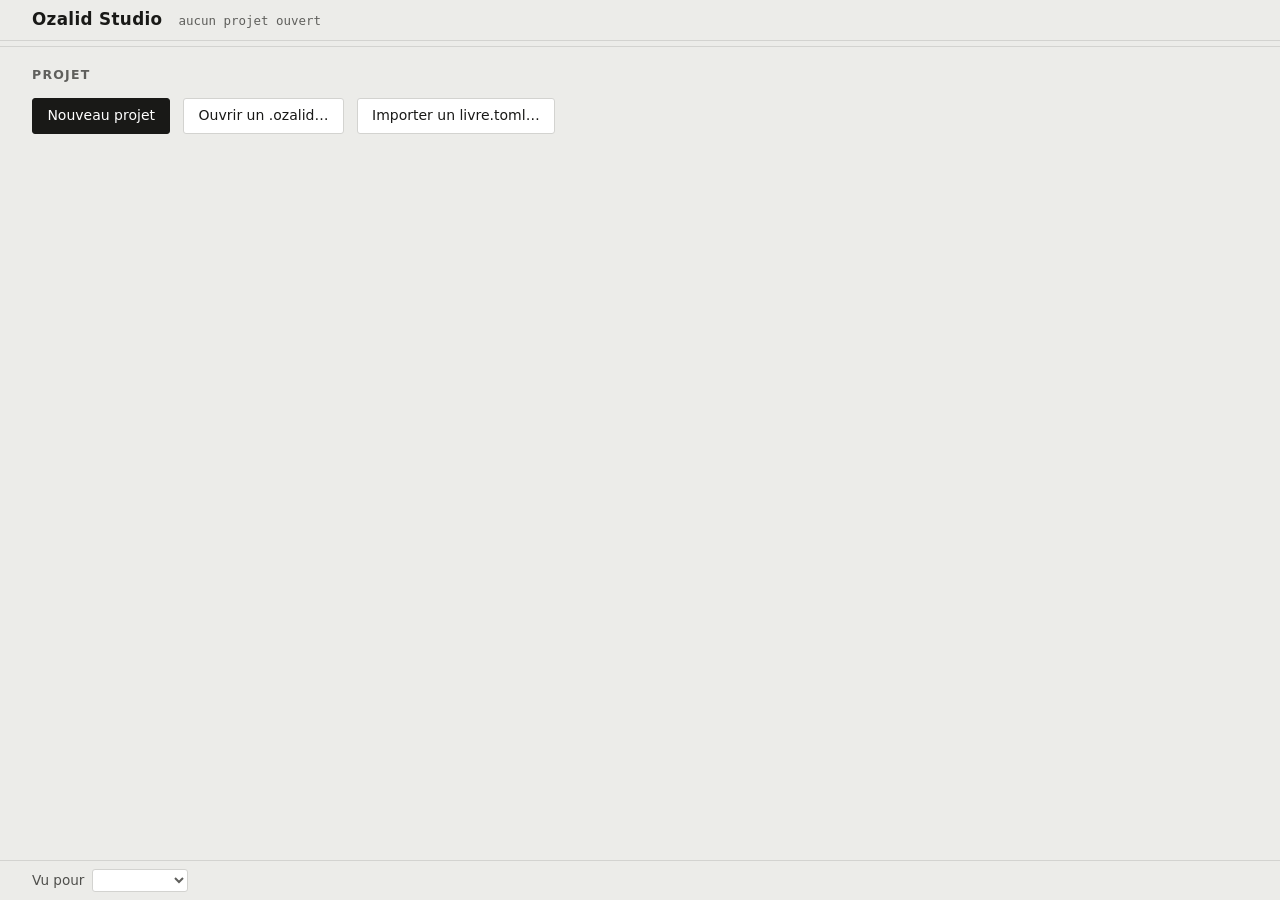
<file: src/index.html>
<!DOCTYPE html>
<html lang="fr">
<head>
<meta charset="utf-8">
<title>Ozalid Studio</title>
<link rel="stylesheet" href="styles.css">
</head>
<body>

<!-- L'identité tient sur une ligne : le titre, le chemin qui prend la place restante et
     se tronque au besoin, puis les deux états, calés à droite. Empilés, ils coûtaient
     110 px de hauteur à toutes les étapes pour dire trois choses courtes — et c'est la
     Couverture qui les payait, en aperçu. -->
<header id="entete">
  <h1 id="titreLivre">Ozalid Studio</h1>
  <p class="chemin" id="cheminProjet">aucun projet ouvert</p>
  <p class="etat" id="etatEnregistrement"></p>
  <!-- Le refus d'une saisie laisse le focus dans le champ refusé : sans `aria-live`,
       l'erreur s'écrirait à l'autre bout de l'écran sans que rien ne l'annonce. -->
  <p class="etat" id="alerte" aria-live="polite"></p>
  <!-- La seule mention de l'entête qui ne parle pas du livre : la fenêtre elle-même.
       Une mise en page se juge à une taille, et « c'est coupé chez moi » sans le
       chiffre ne se reproduit pas. Elle est ici et non au pied parce que l'entête a
       déjà un membre élastique — le chemin — qui absorbe ce qu'elle prend ; la légende
       du pied, elle, tient sur une ligne à 900 px et n'a pas de place à donner. -->
  <p class="etat" id="fenetreTaille" title="Zone d'affichage, hors barre de titre"></p>
</header>

<!-- Les onglets sont construits par app.js depuis la table ETAPES. La nav est écrite
     indifférente à sa disposition : passer au rail vertical demanderait un autre
     --coquille et un --onglets-flux: row, pas un autre balisage — et les flèches
     verticales dans `toucheEtapes`, avec l'aria-orientation qui va avec.

     Le pattern `tablist` est tenu en entier, et la moitié qui manquait est venue du
     JS : `aria-controls` sur chaque onglet et `aria-labelledby` sur chaque section
     sortent de la table, seule à savoir quelle section va avec quelle clé. Aucune des
     sections ci-dessous ne porte donc son `aria-labelledby` en dur : le chercher ici
     serait le chercher au mauvais endroit. -->
<nav id="etapes" role="tablist" aria-label="Étapes du livre"></nav>

<main id="contenu">

  <section id="accueil">
    <div class="bloc">
      <h2>Projet</h2>
      <div class="ligne">
        <button id="btNouveau" class="primaire" type="button">Nouveau projet</button>
        <button id="btOuvrir" type="button">Ouvrir un .ozalid…</button>
        <button id="btImporter" type="button">Importer un livre.toml…</button>
      </div>
      <div id="recents" class="recents"></div>
      <!-- Version portable sur un support qui n'accepte pas l'écriture. À l'accueil et
           non à une étape : l'avertissement vaut pour tout ce qui suit, et c'est l'écran
           où l'on arrive. Vide ici comme `repliPolices` et `echantillonAbsent` : le
           texte est posé par `afficherEmplacement`. -->
      <p id="reglagesLectureSeule" class="note alerte" hidden></p>
    </div>
  </section>

  <section id="etapeLivre" class="etape" role="tabpanel" hidden>
    <!-- Deux groupes, et la frontière est celle du geste : ce qui identifie le livre au
         catalogue, et les textes qu'on en compose. Le premier tient les huit clés
         littérales — un %TITRE% tapé dans le Titre ressort tel quel —, que les textes du
         second citent. C'est la même frontière que celle du livre et de la maquette : le
         livre dit ce qui est écrit, la maquette où ça se voit.

         Le Prix est la seule exception, et elle est assumée : il n'est pas un jeton et
         passe par la substitution, donc techniquement un texte dérivé. Il est ici parce
         qu'on le remplit dans le même mouvement que l'ISBN et le dépôt légal, et qu'un
         champ de catalogue rangé loin des deux autres ne se retrouve pas. -->
    <div class="bloc">
      <h2>Livre</h2>
      <label><span>Titre</span><input type="text" id="inTitre"></label>
      <label><span>Auteur</span><input type="text" id="inAuteur"></label>
      <label><span>Genre</span><input type="text" id="inGenre"></label>
      <label><span>Éditeur</span><input type="text" id="inEditeur"></label>
      <label><span>Collection</span><input type="text" id="inCollection"></label>
      <label><span>Monogramme</span><input type="text" id="inMonogramme"></label>
      <label><span>ISBN</span>
        <input type="text" id="inIsbn"
               placeholder="vide : pas de code-barres en 4ème"></label>
      <label><span>Dépôt légal</span>
        <input type="text" id="inDepotLegal"
               placeholder="vide : pas de dépôt légal"></label>
      <label><span>Prix</span>
        <input type="text" id="inPrix" placeholder="vide : pas de prix"></label>
    </div>

    <div class="bloc">
      <h2>Textes dérivés</h2>
      <!-- Vide à dessein : la liste des jetons vient de `jetons_liste`. La recopier ici
           la ferait mentir au premier jeton ajouté — la table a grossi deux fois. -->
      <p class="note" id="aideJetons"></p>
      <label><span>Titre de la page de titre</span>
        <textarea id="inTitrePage" rows="2" placeholder="%TITRE%"></textarea></label>
      <label><span>Copyright</span><textarea id="inCopyright" rows="3"></textarea></label>
      <!-- Multi-ligne, et la sortie le respecte : chaque ligne saisie devient un bloc au
           pied de la 4ème. Un `input` obligeait à écrire d'un trait une mention légale
           qui s'imprime sur deux ou trois lignes. -->
      <label><span>Mention</span>
        <textarea id="inMention" rows="2" placeholder="vide : pas de mention"></textarea></label>
      <label><span>Dédicace</span>
        <textarea id="inDedicace" rows="2"
                  placeholder="vide : pas de page de dédicace"></textarea></label>
      <!-- Ni clé ni dérivé : un contrôle d'intégrité du manuscrit. Son étiquette le dit,
           et lui faire un troisième bloc pour lui seul coûterait plus que ce voisinage. -->
      <label><span>Chapitres attendus</span>
        <input type="number" id="inChapitres" min="1" placeholder="facultatif — contrôle d'intégrité"></label>
    </div>

    <div class="bloc">
      <h2>Manuscrit</h2>
      <p class="note" id="etatManuscrit"></p>
      <p class="chemin" id="sourceManuscrit"></p>
      <div class="ligne">
        <button id="btReimporter" type="button" disabled>Réimporter le manuscrit</button>
        <button id="btChoisirManuscrit" type="button">Choisir un autre manuscrit…</button>
      </div>
    </div>

    <!-- L'épreuve suit le manuscrit dont elle sort, et la police ferme la marche parce
         qu'elle regarde vers le livre fini. Ce n'est pas l'ordre de l'étape d'où ils
         viennent : là-bas, composer passait avant relire. -->
    <div class="bloc">
      <h2>Épreuve</h2>
      <p class="note">Le manuscrit sur A4, fer à gauche, avec les numéros de ligne et une
        marge pour annoter. Ce n'est pas le livre : c'est de quoi le relire. Les numéros de
        ligne ne valent que pour ce tirage-là.</p>
      <label><span>Corps</span>
        <input type="number" id="inEpreuveCorps" min="8" max="18" step="0.5" value="12"></label>
      <div class="ligne">
        <button id="btEpreuve" class="primaire" type="button">Tirer une épreuve</button>
        <span id="etatEpreuve" class="etat"></span>
      </div>
      <p class="chemin" id="cheminEpreuve"></p>
    </div>

    <!-- Aucun bouton ici, et c'est le fait du chantier : la composition part au
         chargement d'un manuscrit, puis se tient à jour toute seule. Aucun sélecteur de
         livrable non plus — il est dans le pied, et il vaut pour toute la fenêtre :
         on compose pour le livrable visé. -->
    <div class="bloc">
      <h2>Intérieur</h2>
      <label><span>Police</span><select id="inPoliceInterieur"></select></label>
      <!-- Le détail du repli est ici, à côté de sa cause : c'est sous ce sélecteur qu'on
           vient réparer. Le pied n'en porte qu'un signe, qui suit dans toutes les étapes.
           Typst ne dit rien de lui-même — il substitue une écriture et poursuit —, et son
           avertissement part sur un stderr qu'aucune fenêtre ne montre. -->
      <p class="note alerte" id="repliPolices" hidden></p>
      <p class="note">La police fixe la pagination, donc l'épaisseur du dos : en changer
        relance la composition, et le pied dit où elle en est. La planche reste sans dos
        le temps qu'elle tourne.</p>
      <!-- L'écriture choisie, montrée dans ses propres octets — ceux que Typst
           composera, chargés par `montrerEchantillon`. Le texte porte ce qui distingue
           une écriture française d'une autre : accents, ligature œ, guillemets et
           apostrophe courbe, les caractères mêmes sur lesquels une police se choisit.
           Il naît caché : tant que la police n'est pas chargée, le montrer serait le
           montrer dans celle de la fenêtre. -->
      <p class="echantillon" id="echantillonPolice" hidden>L’aube naît, et le cœur
        s’étonne : « où donc allions-nous ? »</p>
      <p class="note alerte" id="echantillonAbsent" hidden></p>

      <label><span>Table des matières</span>
        <select id="inTable">
          <option value="absente">Absente</option>
          <option value="en-tete">En tête</option>
          <option value="en-fin">En fin</option>
        </select></label>
      <p class="note">Une table reprend parties, chapitres et pièces, avec leur folio.
        En tête, elle vient avant la préface ; en fin, après les annexes.
        <strong>L'allumer ajoute des pages, donc change le dos.</strong></p>

      <!-- Les douze tailles, dans l'ordre où le livre les rencontre : le texte d'abord,
           puis les liminaires page à page, puis ce qui ouvre une section, le folio pour
           finir. Elles viennent après l'échantillon, et non entre lui et le sélecteur :
           l'échantillon est l'image de l'écriture choisie, les séparer briserait le seul
           couple de cette boîte qui se lise d'un coup d'œil.
           Chacune est un levier sur le dos : le corps du texte évidemment, mais aussi le
           titre d'un chapitre, qui pousse une ligne à la page suivante trois cents fois.
           Les bornes du champ sont celles de `Interieur::verifie` — c'est le Rust qui
           refuse, le champ ne fait que le dire plus tôt. -->
      <p class="note">Les tailles sont en points. Chacune relance la composition, donc
        recalcule le dos : ce sont douze leviers sur son épaisseur.</p>
      <label><span>Texte</span>
        <input type="number" id="inTailleCorps" min="4" max="48" step="0.5"></label>
      <label><span>Faux-titre</span>
        <input type="number" id="inTailleFauxTitre" min="4" max="48" step="0.5"></label>
      <label><span>Auteur, page de titre</span>
        <input type="number" id="inTailleAuteur" min="4" max="48" step="0.5"></label>
      <label><span>Titre, page de titre</span>
        <input type="number" id="inTailleTitre" min="4" max="48" step="0.5"></label>
      <label><span>Genre, page de titre</span>
        <input type="number" id="inTailleGenre" min="4" max="48" step="0.5"></label>
      <label><span>Copyright</span>
        <input type="number" id="inTailleCopyright" min="4" max="48" step="0.5"></label>
      <label><span>Dédicace</span>
        <input type="number" id="inTailleDedicace" min="4" max="48" step="0.5"></label>
      <label><span>Numéro de partie ou de chapitre</span>
        <input type="number" id="inTailleNumero" min="4" max="48" step="0.5"></label>
      <label><span>Titre de partie ou de chapitre</span>
        <input type="number" id="inTailleTitreSection" min="4" max="48" step="0.5"></label>
      <label><span>Titre de préface ou de postface</span>
        <input type="number" id="inTailleOuverture" min="4" max="48" step="0.5"></label>
      <label><span>Entrée de table des matières</span>
        <input type="number" id="inTailleTable" min="4" max="48" step="0.5"></label>
      <label><span>Folio</span>
        <input type="number" id="inTailleFolio" min="4" max="48" step="0.5"></label>
    </div>
  </section>

  <section id="etapeCouverture" class="etape" role="tabpanel" hidden>
    <!-- Une seule barre au-dessus de l'aperçu : ce qu'on regarde à gauche, ce qui
         alimente la maquette à droite. Elle tient sur une ligne à 900 px — la fenêtre
         la plus étroite qu'on autorise — et c'est ce qui commande sa composition :
         l'état des photos est une mention et non deux phrases, et le choix d'une
         maquette de départ a quitté la barre pour la boîte, où il se fait sur des
         dessins plutôt que sur des noms.
         Ce qui a disparu et qui ne manque pas : la note « Aucune maquette », que
         l'aperçu vide disait déjà, mot pour mot, deux centimètres plus bas. -->
    <div class="outils">
      <div class="ligne onglets" id="faces"></div>
      <!-- La lunette de la planche : la coupe et les deux plis, que le PDF remis
           à l'imprimeur ne porte pas. « Repères » et non « Fond perdu » depuis que les
           plis s'y sont ajoutés — un dos qui prend le papier des faces ne se voit
           autrement nulle part.
           Hors de `#faces` : cette boîte est reconstruite par `construireFaces`, et
           `choisirFace` y compte les enfants par rang — un bouton étranger dedans ferait
           viser la face voisine. Elle naît allumée et masquée : la planche n'est pas la
           face de départ. -->
      <!-- Il s'éteint, il ne disparaît plus : c'est le `hidden` qui faisait sauter la
           barre d'un rang, et l'aperçu avec elle. Sa place est réservée à toutes les
           faces, ce qui ne coûte rien puisque la barre tient désormais sur une ligne. -->
      <button id="btReperes" class="lunette" type="button" aria-pressed="true" disabled>
        Repères
      </button>
      <span class="creux"></span>
      <!-- Un seul bouton là où il y avait aussi un menu « Repartir de… ». Le menu
           nommait des maquettes, et une maquette ne se choisit pas sur son nom : « Filets »
           ne dit rien de ce qu'on verra. Le geste est donc allé là où les dessins sont —
           dans la boîte, sur les vignettes —, et la barre y a regagné la largeur qui lui
           manquait à 900 px. Ce que le menu portait de vrai lui survit : c'est un geste
           et non un état, rien ne marque « la maquette courante », et le second clic
           existe parce que le geste écrase les réglages. Voir `armerOuRepartir`. -->
      <button id="btMaquettes" type="button">Maquettes…</button>
      <!-- Un bouton et non deux : il porte sur la face qu'on regarde, comme le panneau
           de réglages à côté. Deux boutons nommaient chacun leur face et coûtaient à eux
           seuls 265 px d'une barre qui n'en a pas — c'est ce qui la faisait passer à
           deux rangs, et l'aperçu descendre de 44 px à chaque changement de face.
           Éteint sur le dos et la planche, qui n'ont pas de photo à eux : même règle que
           le panneau, qui disparaît sur la planche parce qu'elle ne se règle plus. -->
      <button id="btImage" type="button">Photo…</button>
      <p class="note source" id="etatImages"></p>
    </div>

    <!-- `data-face` et `data-panneau` sont posés par `afficherCouverture` : la
         disposition du dos et la planche sans panneau en dépendent, et la feuille de
         style ne peut pas les déduire seule. -->
    <div class="couv" id="couv">
      <div class="face">
        <!-- L'habillage se cale sur l'image, jamais sur la scène : la scène occupe la
             colonne entière, une couverture y est centrée et plus étroite, et un
             habillage calé sur elle marquerait la coupe à côté du livre. D'où ce cadre,
             qui n'existe que pour épouser l'image. -->
        <div class="scene">
          <!-- Ce que l'établi vide a à dire, et il le dit au milieu du carton — pas sous
               lui. La note qui portait cette phrase vivait deux centimètres plus bas,
               sous un rectangle de 480 px : à l'endroit précis où l'œil ne va pas quand
               il cherche pourquoi rien ne s'affiche. Un écran vide est une invitation à
               agir, et une invitation se met là où le vide se voit. -->
          <div class="etabli-vide" id="couvVide" hidden>
            <p class="titre-vide">Aucune maquette</p>
            <p class="dit">Une maquette pose un premier dessin sur le format du livre.
              Choisissez-en une dans « Repartir de… », en haut de la barre : elle se
              modifie ensuite, et rien n'y est définitif.</p>
          </div>
          <div class="cadre" id="cadreApercu">
            <img id="apercu" class="apercu" alt="Aperçu de la couverture">
            <!-- Le direct : ce que la fenêtre montre pendant qu'on déplace la photo,
                 sans rien demander à Typst. Trois pièces qui refont la face à
                 l'identique — le papier, la photo dans sa fenêtre, l'habillage
                 par-dessus —, et dont seule celle du milieu bouge. Les trois viennent du
                 Rust, calques compris : ce qu'on voit bouger est ce qui se composera.
                 Il reste posé jusqu'à ce que l'aperçu vrai arrive : le retirer au
                 relâchement ferait revenir la couverture à son ancien cadrage le temps
                 d'une composition. -->
            <div class="direct" id="direct" hidden>
              <div class="direct-papier" id="directPapier"></div>
              <div class="direct-fenetre" id="directFenetre">
                <img id="directPhoto" alt="">
              </div>
              <img class="direct-habillage" id="directHabillage" alt="">
            </div>
            <!-- Les prises : ce qui se saisit à la souris. Effacées tant que le curseur
                 est ailleurs — une couverture se juge sans guides par-dessus —, et
                 révélées dès qu'on approche la main. -->
            <div class="prises" id="prises" hidden>
              <div class="prise prise-image" id="priseImage"></div>
              <div class="prise prise-bloc" id="priseBloc">
                <i class="poignee gauche" id="poigneeGauche"></i>
                <i class="poignee droite" id="poigneeDroite"></i>
              </div>
              <div class="prise prise-bandeau" id="priseBandeau"></div>
              <!-- Le dos couché : ses quatre textes se saisissent et se rangent d'une
                   place à l'autre. Les trois zones ne paraissent que pendant le geste —
                   hors geste, elles diraient une structure qu'on ne cherche pas, et le
                   dos est déjà une bande de soixante pixels. -->
              <div class="zones-dos" id="zonesDos" hidden>
                <div class="zone-dos" data-place="pied">Pied</div>
                <div class="zone-dos" data-place="centre">Centre</div>
                <div class="zone-dos" data-place="tete">Tête</div>
              </div>
              <!-- L'icône posée dans le coin de chaque texte en règle le sens de
                   lecture. Une seule pour l'auteur et le titre — ils n'ont que le
                   montant et le descendant, et la flèche dit lequel court —, deux pour
                   l'éditeur et la collection, qui peuvent aussi se coucher en travers
                   du dos et qu'un quart de tour à gauche ou à droite y amène. -->
              <div class="prise prise-dos" id="priseDosAuteur"><span>Auteur</span>
                <button type="button" class="sens" id="sensDosAuteur">↑</button>
              </div>
              <div class="prise prise-dos" id="priseDosTitre"><span>Titre</span>
                <button type="button" class="sens" id="sensDosTitre">↑</button>
              </div>
              <div class="prise prise-dos" id="priseDosEditeur"><span>Éditeur</span>
                <button type="button" class="sens" id="sensDosEditeurGauche"
                        title="Tourner d'un quart de tour vers la gauche">↺</button>
                <button type="button" class="sens" id="sensDosEditeurDroite"
                        title="Tourner d'un quart de tour vers la droite">↻</button>
              </div>
              <div class="prise prise-dos" id="priseDosCollection"><span>Collection</span>
                <button type="button" class="sens" id="sensDosCollectionGauche"
                        title="Tourner d'un quart de tour vers la gauche">↺</button>
                <button type="button" class="sens" id="sensDosCollectionDroite"
                        title="Tourner d'un quart de tour vers la droite">↻</button>
              </div>
            </div>
            <div class="reperes" id="reperes" hidden></div>
          </div>
        </div>
        <!-- Ce que la planche mesure, sous la planche : c'est là qu'on vérifie que le
             fichier remis a bien les dimensions du gabarit. Les millimètres viennent du
             Rust — la largeur d'une planche est une règle, pas une addition à refaire
             ici. Masquée sur les trois autres faces, qui n'ont ni dos ni fond perdu à
             annoncer. -->
        <p class="mesures" id="mesuresApercu" hidden></p>
        <p class="note" id="etatApercu"></p>
      </div>
      <div id="reglages" class="reglages"></div>
    </div>

    <!-- Gérer ses maquettes suppose un projet ouvert : le bouton ne vit que dans
         l'étape Couverture, conséquence assumée du choix « on dessine une couverture
         sur un vrai livre et un vrai format ».
         Premier `<dialog>` de ce front, et c'est la primitive standard : elle gère
         seule le focus et Échap, ce qu'aucune boîte faite à la main ne fait bien. Il ne
         porte qu'un geste — le lot suivant y ajoutera la liste, Cloner, Renommer et
         Effacer. -->
    <dialog id="dlgMaquettes" class="dialogue">
      <h2>Maquettes</h2>
      <p class="note">
        Une maquette emporte la couverture entière — le cadrage, les photos et le résumé
        de 4ème. Préférer des images neutres et un résumé en jetons : ils se résoudront
        pour chaque livre où la maquette servira.
      </p>
      <div id="listeMaquettes" class="maquettes"></div>
      <div class="ligne">
        <label for="inMaquetteNom">Enregistrer la couverture actuelle</label>
        <input id="inMaquetteNom" type="text" placeholder="Nom de la maquette">
        <button id="btMaquetteEnregistrer" class="primaire" type="button">Enregistrer</button>
      </div>
      <p class="etat" id="etatMaquettes"></p>
      <div class="ligne fin">
        <button id="btMaquettesFermer" type="button">Fermer</button>
      </div>
    </dialog>
  </section>

  <section id="etapeLivraison" class="etape" role="tabpanel" hidden>
    <div class="bloc">
      <h2>Livrables</h2>
      <p class="note">Chaque livrable compose son propre intérieur, donc sa propre
        pagination, donc son propre dos et sa propre planche. Les fichiers sont écrits à côté
        du <code>.ozalid</code>, dans un répertoire par livrable : deux papiers d'un même
        imprimeur en font deux.</p>
      <!-- Ce que le démarrage n'a pas pu lire dans <code>pods/</code>. Au-dessus de la
           liste et du choix d'ajout : c'est là qu'on cherche l'imprimeur qui manque. -->
      <div id="refusCatalogue" class="refus" hidden></div>
      <!-- Ce que l'ouverture a retiré de la liste, juste sous les fichiers refusés :
           l'un est la cause, l'autre la conséquence, et les lire dans cet ordre est ce
           qui fait comprendre la disparition. Même ton que les refus — `note alerte`,
           comme le repli de polices de l'étape Livre. -->
      <p id="livrablesElagues" class="note alerte" hidden></p>
      <!-- Le formulaire d'un livrable : cinq listes en cascade, l'imprimeur en tête parce
           qu'il commande tout le reste — un format, une reliure ou un papier ne veulent
           rien dire sans lui, et les mêmes 13,5 × 21,5 n'ont pas les mêmes marges chez
           deux POD. Le pelliculage n'est pas ici : comme la finition d'une ligne, il est
           posé par le JS et seulement chez un POD qui en déclare.
           Le seul endroit de la fenêtre où des contrôles n'ont pas d'étiquette visible :
           posés contre leur bouton, ils se lisent comme le geste. Ce que l'œil déduit de
           la disposition, les `aria-label` le disent à qui ne la voit pas. -->
      <div class="ligne formulaire">
        <select id="inAjoutPod" aria-label="Imprimeur"></select>
        <select id="inAjoutFormat" aria-label="Format"></select>
        <select id="inAjoutReliure" aria-label="Reliure"></select>
        <!-- Le pelliculage prend sa place ici quand le POD en déclare, et laisse ce
             conteneur vide sinon : c'est le JS qui le pose, parce qu'un contrôle vide se
             lirait comme un choix qu'on n'a pas su faire. -->
        <span id="ajoutFinition"></span>
        <select id="inAjoutPapier" aria-label="Papier"></select>
        <button id="btLivrableGenerer" class="primaire" type="button">Générer</button>
        <span id="etatLivraison" class="etat"></span>
      </div>
      <!-- Les relevés sous les listes, et seulement si l'imprimeur choisi en exige : ils
           dépendent du papier retenu, pas du POD. Aucun des six catalogues fournis n'en
           demande — c'est un fichier déposé sur le poste qui les fait paraître. -->
      <div id="ajoutReleves" class="releve"></div>
      <!-- En tête de liste et non en pied : c'est un geste de rattrapage, pas la
           conclusion de l'étape. Global, et sans bouton par groupe — ce serait un
           troisième verbe à expliquer, entre le « Régénérer » d'une ligne et celui-ci.
           Plus « primaire » depuis le lot 3 : le noir de l'étape appartient à
           « Générer », qui est le geste courant, et deux actions primaires dans une même
           section n'en désignent aucune. -->
      <div class="ligne rattrapage">
        <button id="btToutRegenerer" type="button">Tout regénérer</button>
      </div>
      <div id="livrables" class="livrables"></div>
    </div>

    <div class="bloc">
      <h2>Ebooks</h2>
      <p class="note">Le livre entier pour un écran : la couverture, les liminaires et
        tous les chapitres, en PDF et en EPUB. Le PDF est le livre sans son imposition —
        marges symétriques, pas de page blanche de parité. Les fichiers sont écrits dans
        <code>ebook/</code>, à côté du <code>.ozalid</code>. Le format vient du
        livrable visé, en bas de la fenêtre.</p>
      <div class="ligne">
        <button id="btEbooks" class="primaire" type="button">Générer les ebooks</button>
        <span id="etatEbooks" class="etat"></span>
      </div>
      <div id="ebooks" class="resultat" hidden></div>
    </div>

  </section>

  <section id="etapeEnvois" class="etape envois" role="tabpanel" hidden>

    <!-- La liste ne porte que le nom. Le mot, la main et l'image ont rejoint la colonne
         de droite, où ils concernent l'exemplaire ouvert : vingt lignes portant chacune
         leur textarea faisaient de la liste un formulaire qu'on ne lisait plus. -->
    <div class="bande dedicataires">
      <h2>Dédicataires</h2>
      <div class="ligne">
        <!-- Même parti que le select d'ajout d'un livrable : posé contre son bouton,
             il se lit comme le geste d'ajout, et l'`aria-label` le dit à qui ne le voit
             pas. -->
        <input type="text" id="inDedicataire" placeholder="à qui ?"
               aria-label="Dédicataire à ajouter">
        <button id="btAjouterEnvoi" type="button">Ajouter</button>
      </div>
      <ul id="envois" role="listbox" aria-label="Dédicataires"></ul>
      <!-- Retirer porte sur l'exemplaire ouvert et non sur chaque ligne : vingt boutons
           « Retirer » dans une liste sont vingt occasions de se tromper de personne. -->
      <button id="btRetirerEnvoi" class="nu" type="button" disabled>Retirer cet envoi</button>

      <!-- Ce qui appartient au livre et non à l'exemplaire : l'écriture de l'auteur
           entre dans le `.ozalid` pour que le projet compose la même main sur une
           machine où elle n'est installée nulle part. -->
      <h2>Police personnelle</h2>
      <div class="ligne">
        <button id="btPolice" type="button">Ma police…</button>
        <button id="btPoliceRetirer" class="nu" type="button" disabled>Retirer</button>
      </div>
      <p class="note" id="etatPolice"></p>
    </div>

    <!-- Le rail : toutes les pages du livrable visé. Cliquer une vignette déplace
         l'envoi sur cette page — c'est le seul moyen d'en changer, et c'est pourquoi il
         n'y a pas de champ « page ». -->
    <div class="bande rail">
      <ol id="vignettes" aria-label="Pages de l'intérieur"></ol>
    </div>

    <!-- Le canevas : la page en fond, l'objet par-dessus, deux poignées. Le fond est
         rendu **sans envoi** — un foreground ne réordonne rien, la page ne dépend donc
         d'aucun dédicataire et la même image sert à tous. -->
    <div class="bande scene">
      <div id="canevas" class="canevas">
        <img id="fondPage" class="fond" alt="" hidden>
        <div id="objet" class="objet" hidden>
          <img id="objetImage" alt="">
          <span id="poigneeTaille" class="poignee taille"
                aria-label="Échelle de l'envoi"></span>
          <span id="poigneeAngle" class="poignee angle"
                aria-label="Inclinaison de l'envoi"></span>
        </div>
      </div>
      <div class="ligne">
        <button id="btVoirPage" type="button">Voir la page</button>
        <span id="etatEnvois" class="etat"></span>
      </div>
      <img id="apercuEnvoi" class="apercu" alt="" hidden>
    </div>

    <!-- Les réglages de l'exemplaire ouvert. Ce que la main ne réclame pas ne paraît
         pas : un champ grisé sous une main en images donnerait à croire qu'on peut y
         écrire. -->
    <div class="bande reglages">
      <h2>Réglages</h2>
      <!-- Le mot de la bande vide. Il ne paraît que sans dédicataire choisi, et les
           réglages font l'inverse : un panneau complet sous un canevas vide offre de
           régler l'inclinaison d'un envoi qui n'existe pas. -->
      <p class="dit-vide" id="reglagesVides" hidden>Aucun envoi choisi. Ajoutez un
        dédicataire ci-contre, puis choisissez la page où son envoi se posera.</p>

      <label id="champMain"><span>Main</span><select id="inMain"></select></label>

      <label id="champMot"><span>Mot</span>
        <textarea id="inMot" rows="4"></textarea></label>

      <div id="champImage" class="ligne" hidden>
        <button id="btImageEnvoi" type="button">Choisir une image…</button>
      </div>

      <!-- Les deux seuils, sous une main en image seulement. Le papier est le plus utile
           des deux : c'est lui qui décide de ce qui reste du fond. -->
      <div id="champDetourage" hidden>
        <label><span>Papier</span>
          <input type="range" id="inPapier" min="0" max="255" step="1">
          <span class="val" id="vPapier"></span></label>
        <label><span>Encre</span>
          <input type="range" id="inEncre" min="0" max="255" step="1">
          <span class="val" id="vEncre"></span></label>
      </div>

      <!-- Le modèle de diffusion : l'adresse et la clé appartiennent à la machine, le
           gabarit au livre. Un `.ozalid` est fait pour être ouvert ailleurs — y écrire
           une clé la publierait au premier partage. -->
      <div id="champDiffusion" hidden>
        <div class="ligne">
          <button id="btGenerer" type="button">Générer</button>
          <button id="btAccepter" type="button" disabled>Retenir</button>
        </div>
        <label><span>Encre</span>
          <input type="text" id="inCouleur" placeholder="blue-black ou #1F3A5F"></label>
        <label><span>Paraphe</span>
          <input type="text" id="inParaphe" placeholder="la signature de l'auteur"></label>
        <label><span>Gabarit du livre</span>
          <textarea id="inGabarit" rows="3"></textarea></label>
        <div class="ligne">
          <button id="btGabaritDefaut" type="button">En faire mon défaut</button>
          <button id="btGabaritReprendre" type="button">Reprendre mon défaut</button>
        </div>
        <p class="note">Partagé par tous les envois : c'est le style d'écriture du
          livre, pas le mot d'une personne. Cinq marques y appellent le reste —
          <code>{envoi}</code> le mot écrit ci-dessus, <code>{dedicataire}</code> le nom
          de la personne, <code>{titre}</code> celui du livre, <code>{couleur}</code> et
          <code>{paraphe}</code> les deux champs ci-dessus. Le gabarit livré est en
          anglais, langue que les modèles suivent le mieux : l'encre se nomme donc en
          anglais elle aussi — ou par un code, <code>#1F3A5F</code>, qui a l'avantage de
          dire au détourage où poser son point d'encre. Sans lui, une encre claire sort
          semi-transparente. Sans
          <code>{envoi}</code> ni <code>{dedicataire}</code>, le mot est ajouté à la
          suite : deux exemplaires ne doivent pas recevoir la même image.</p>
        <label><span>Adresse du modèle</span>
          <input type="url" id="inDiffusionUrl" placeholder="https://…"></label>
        <label><span>Nom du modèle</span>
          <input type="text" id="inDiffusionModele" placeholder="laisser vide si l'adresse le porte"></label>
        <label><span>Clé</span>
          <input type="password" id="inDiffusionCle" placeholder="inchangée"></label>
        <div class="ligne">
          <button id="btDiffusionRegler" type="button">Enregistrer l'accès</button>
          <button id="btDiffusionOublier" class="nu" type="button">Oublier la clé</button>
          <span id="etatDiffusion" class="etat"></span>
        </div>
        <p class="note">L'adresse, le nom du modèle et la clé restent sur cette machine,
          hors du <code>.ozalid</code>. Le nom n'est à remplir que si le fournisseur
          l'attend dans la demande plutôt que dans son adresse — Google le réclame
          (<code>gemini-3-pro-image-preview</code> : sa couche compatible n'a pas suivi
          le renommage, et l'identifiant stable <code>gemini-3-pro-image</code> s'y voit
          refusé), là où d'autres le portent déjà dans l'adresse et refuseraient de le
          lire deux fois.</p>
      </div>

      <label id="champTaille"><span>Échelle</span>
        <input type="range" id="inTaille" min="5" max="100" step="1">
        <span class="val" id="vTaille"></span></label>
      <label id="champAngle"><span>Inclinaison</span>
        <input type="range" id="inAngle" min="-45" max="45" step="1">
        <span class="val" id="vAngle"></span></label>

      <div class="ligne">
        <button id="btEnvoyer" class="primaire" type="button" disabled>Générer les envois</button>
      </div>
      <div id="resultatEnvois" class="resultat" hidden></div>
    </div>

  </section>

</main>

<!-- Le pointeur : pour qui l'on compose, et sous quel format on regarde. Il est ici
     parce que c'est vrai partout — on change de livrable sans quitter la Couverture
     qu'on est en train de régler. -->
<!-- La légende de ce que la dernière composition a mesuré. Elle n'est ni un compte rendu
     de travail long — personne n'a cliqué —, ni un refus de saisie : c'est la troisième
     catégorie, celle de la ligne sous l'aperçu de couverture. Ce qui se recalcule tout
     seul se lit en légende, près de ce qu'il commente.
     Un élément par mention plutôt qu'un seul texte : le lien réclame un enfant, et un
     élément qui mêlerait texte et enfants ne se lirait plus par `textContent`. -->
<footer id="pied">
  <label id="visee"><span>Vu pour</span><select id="inLivrable"></select></label>
  <p id="piedMesure"></p>
  <p id="piedDos"></p>
  <p id="piedInterieur"></p>
  <p id="piedRepli"></p>
</footer>

<script src="couverture.js"></script>
<script src="livraison.js"></script>
<script src="placement.js"></script>
<script src="envois.js"></script>
<script src="app.js"></script>
</body>
</html>
</file>
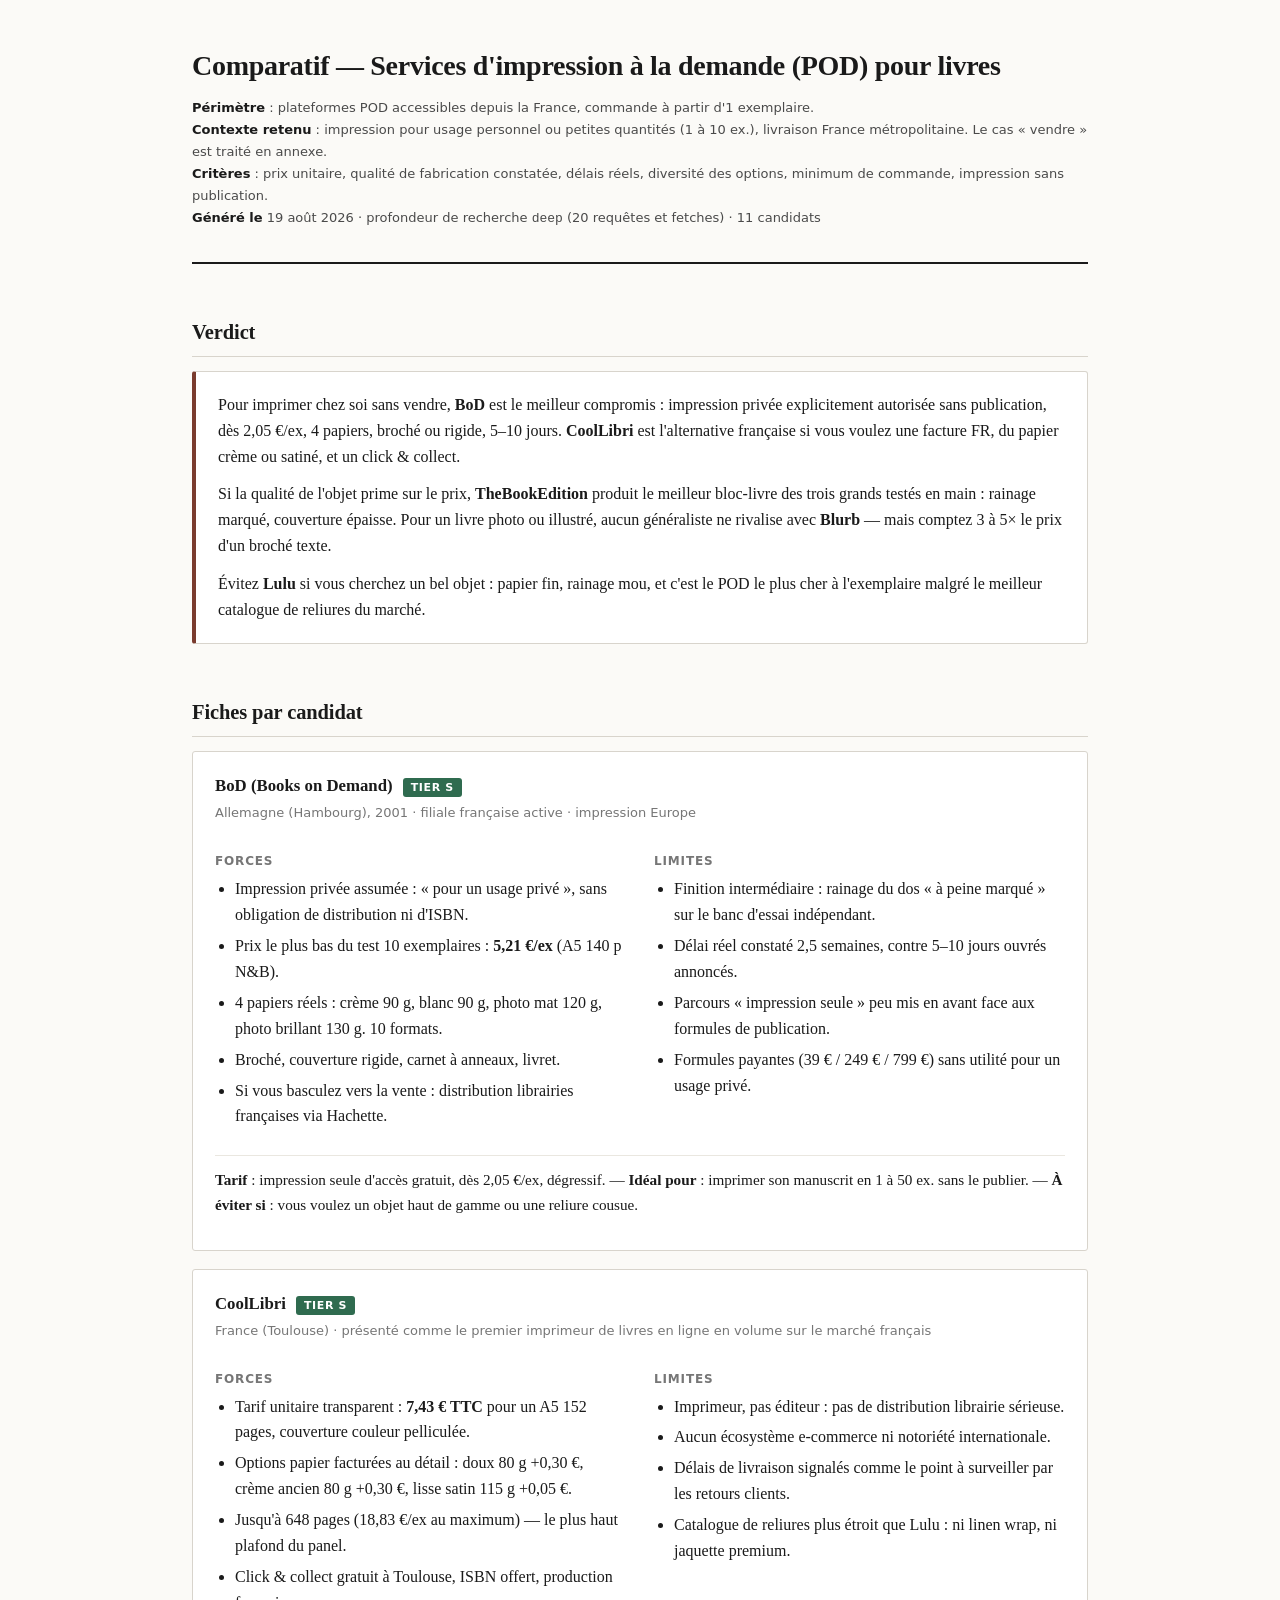
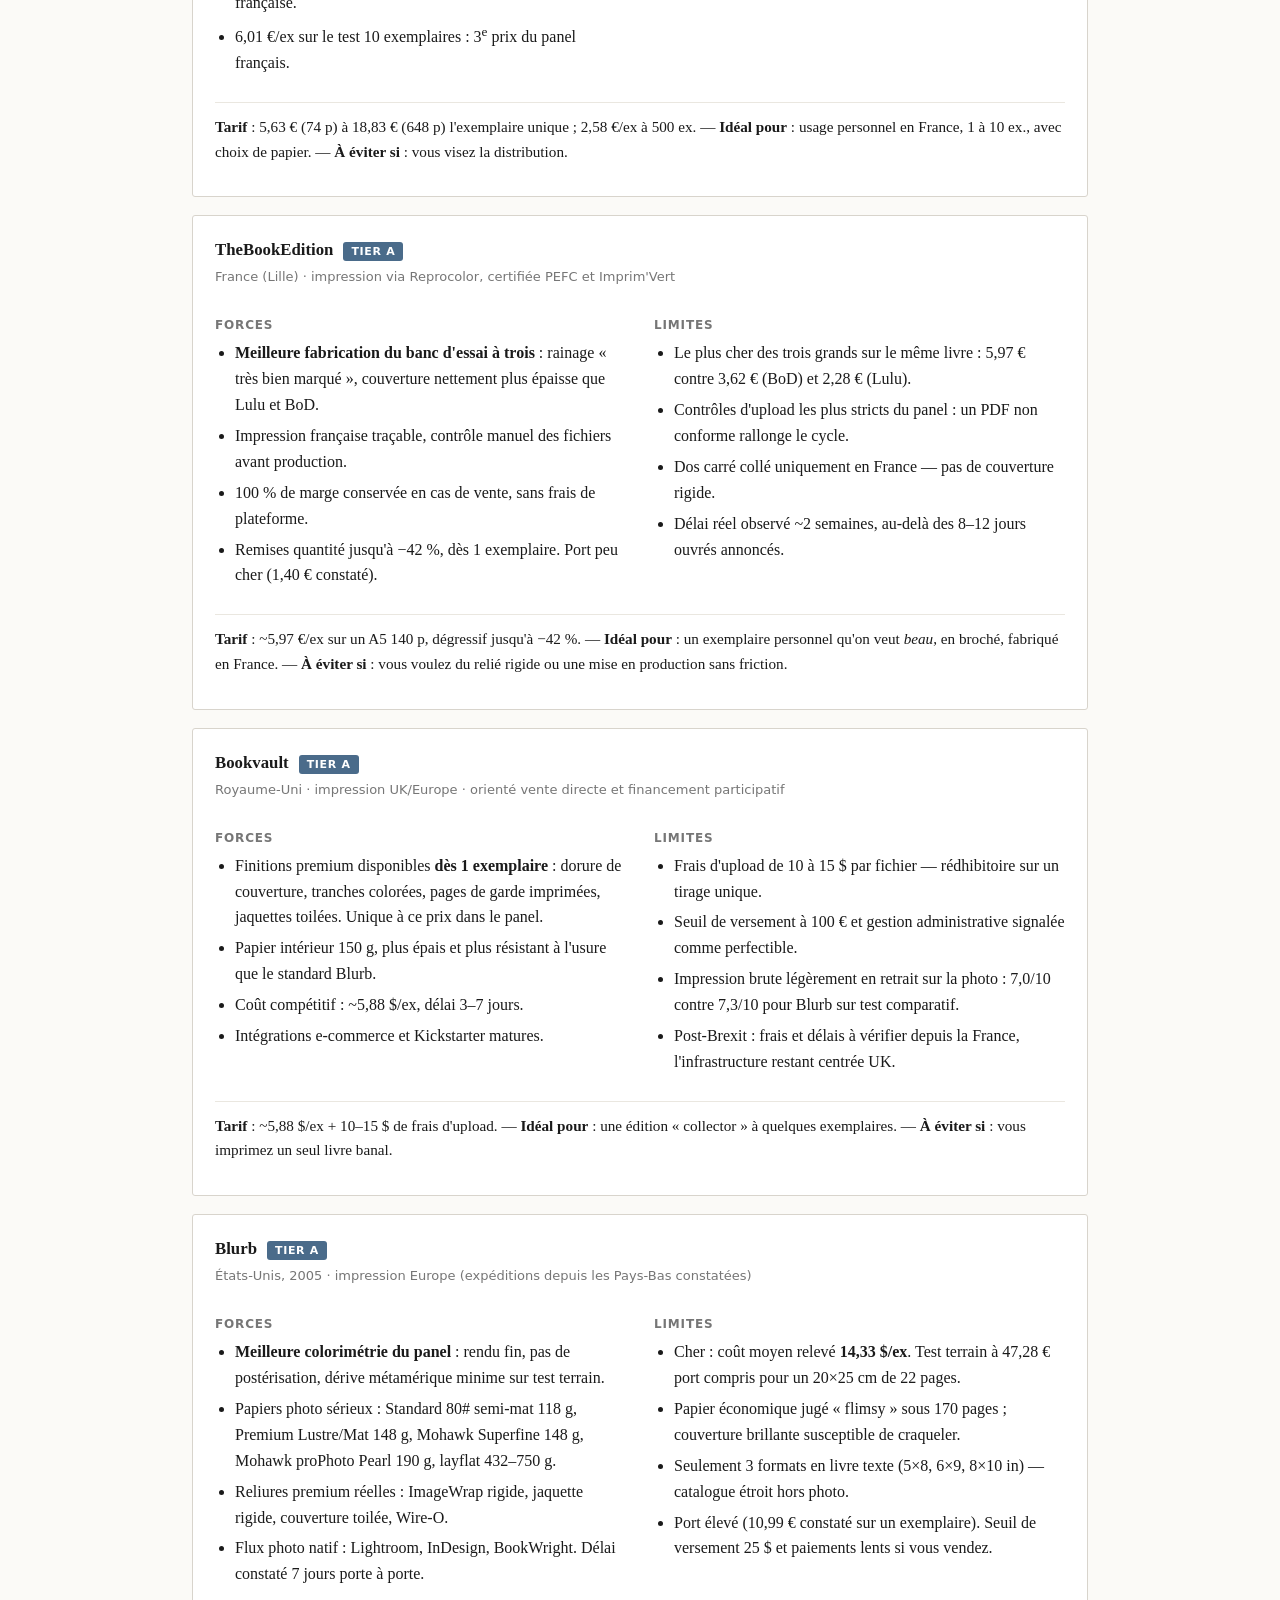
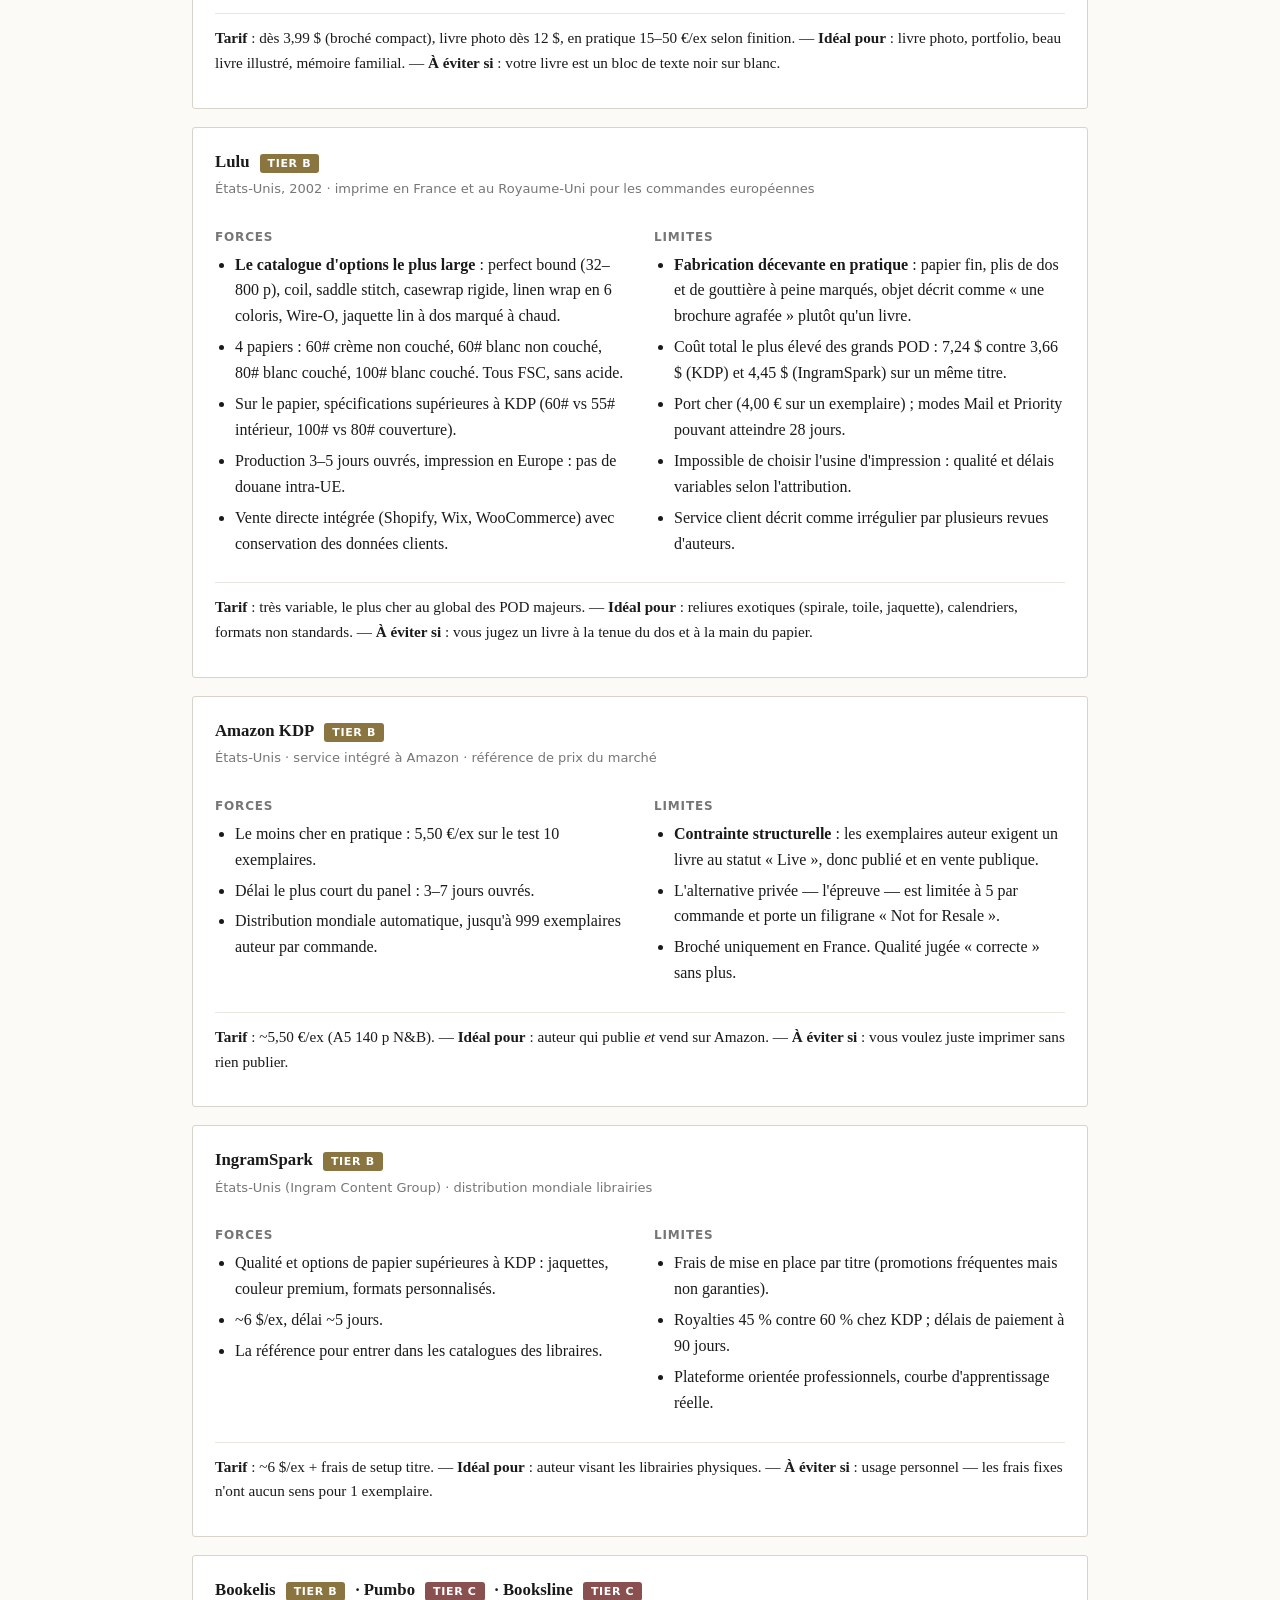
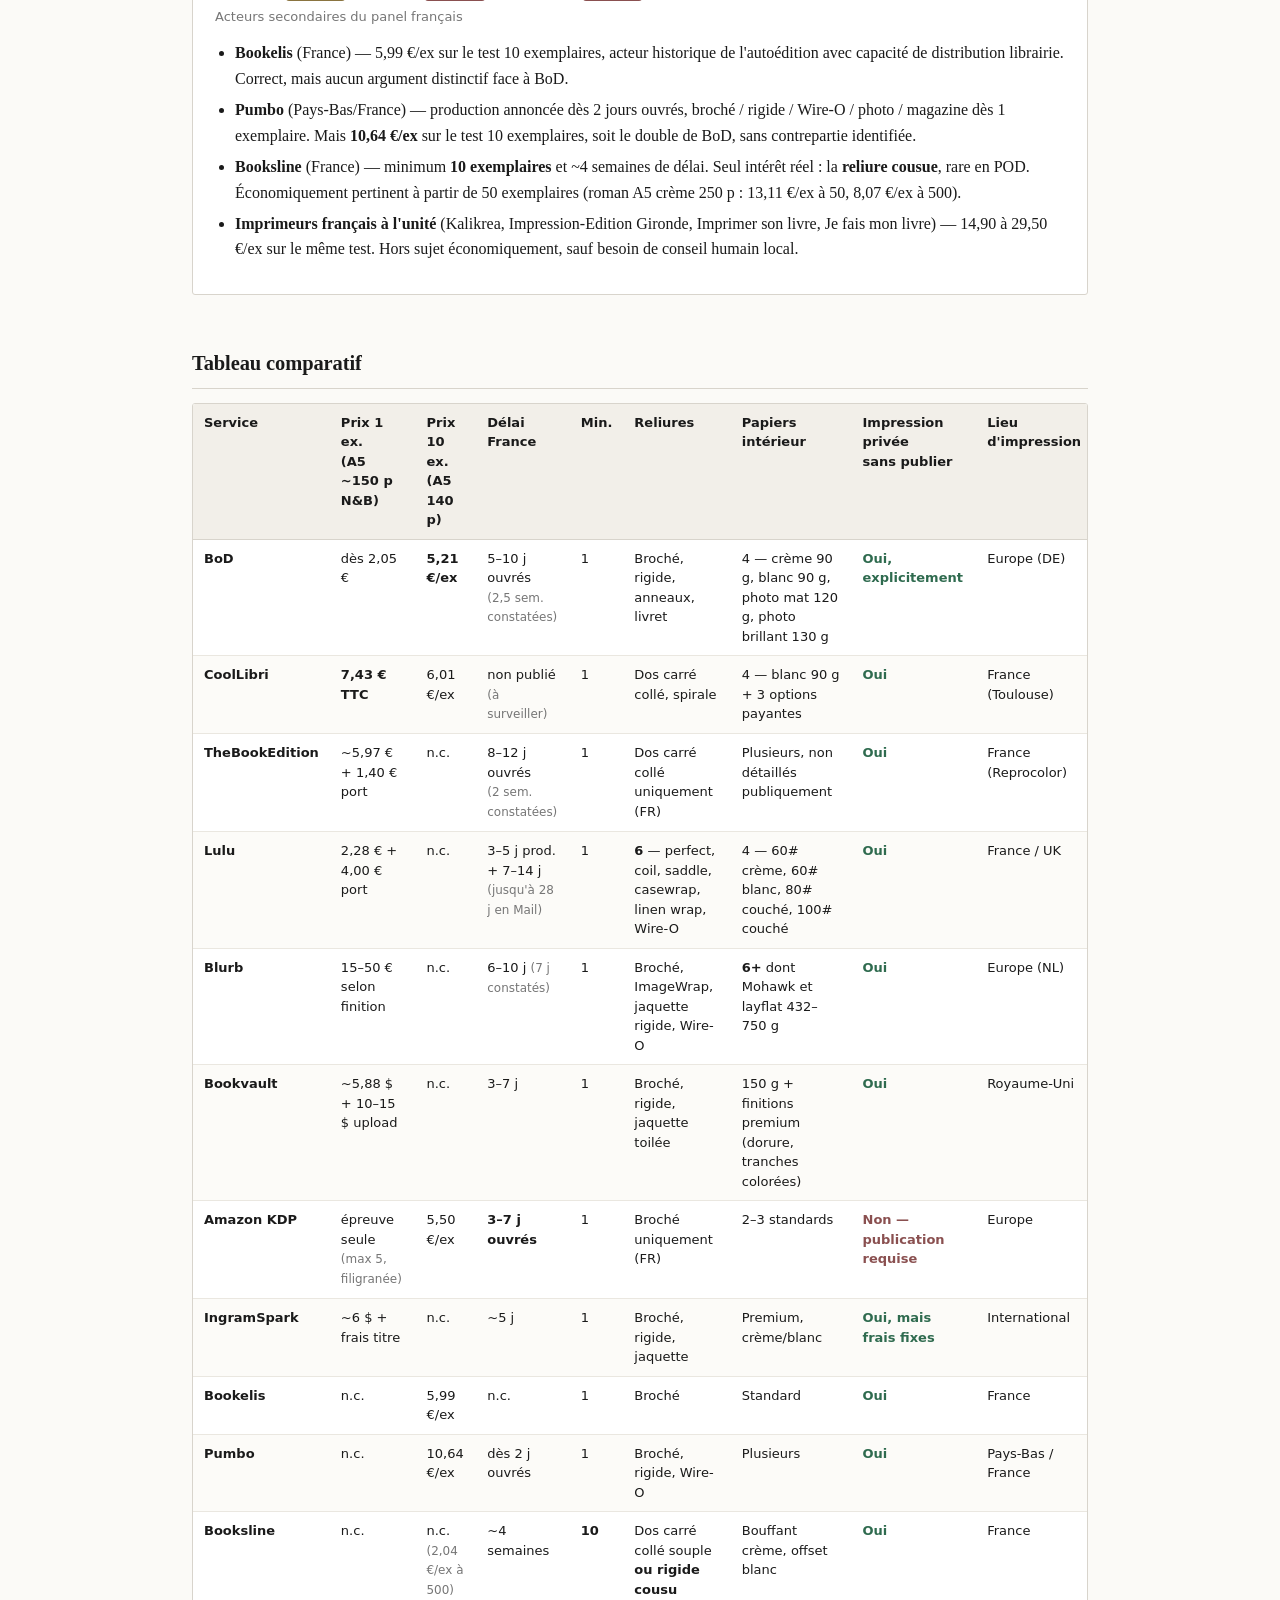
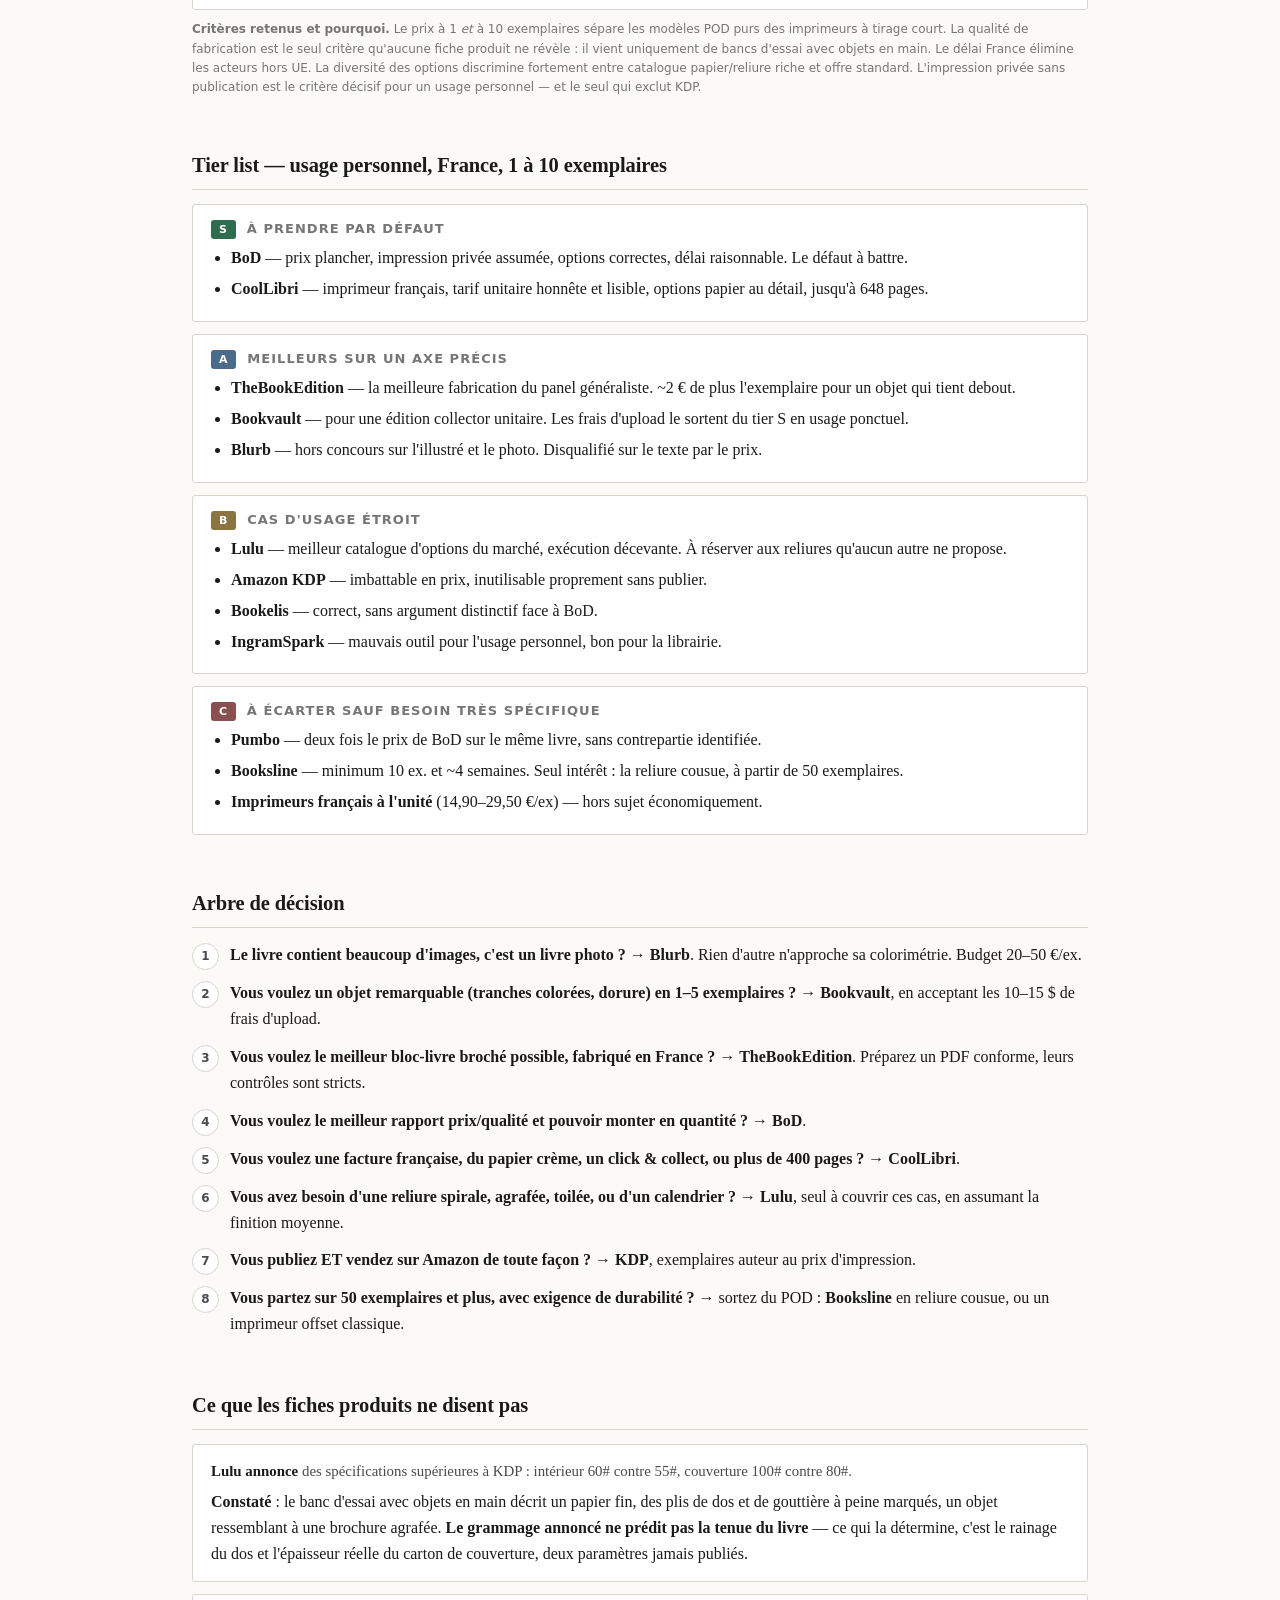
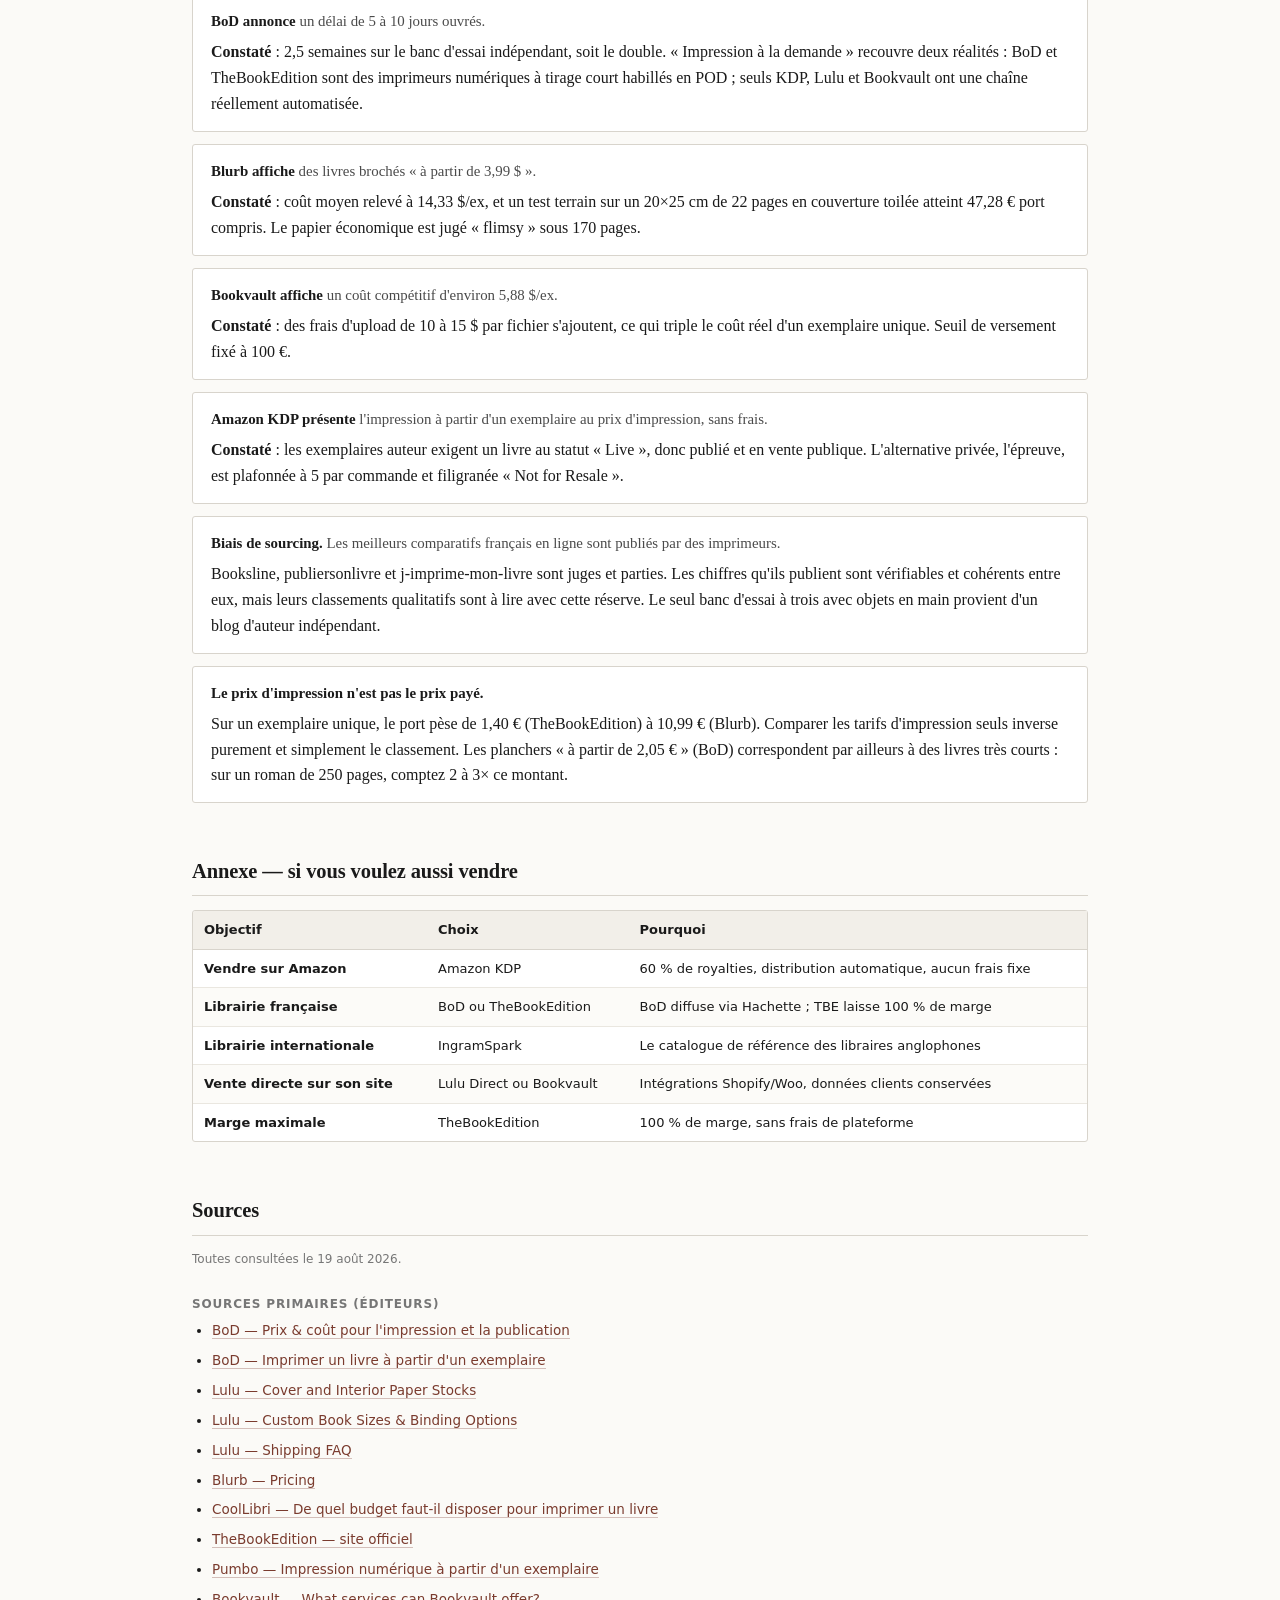
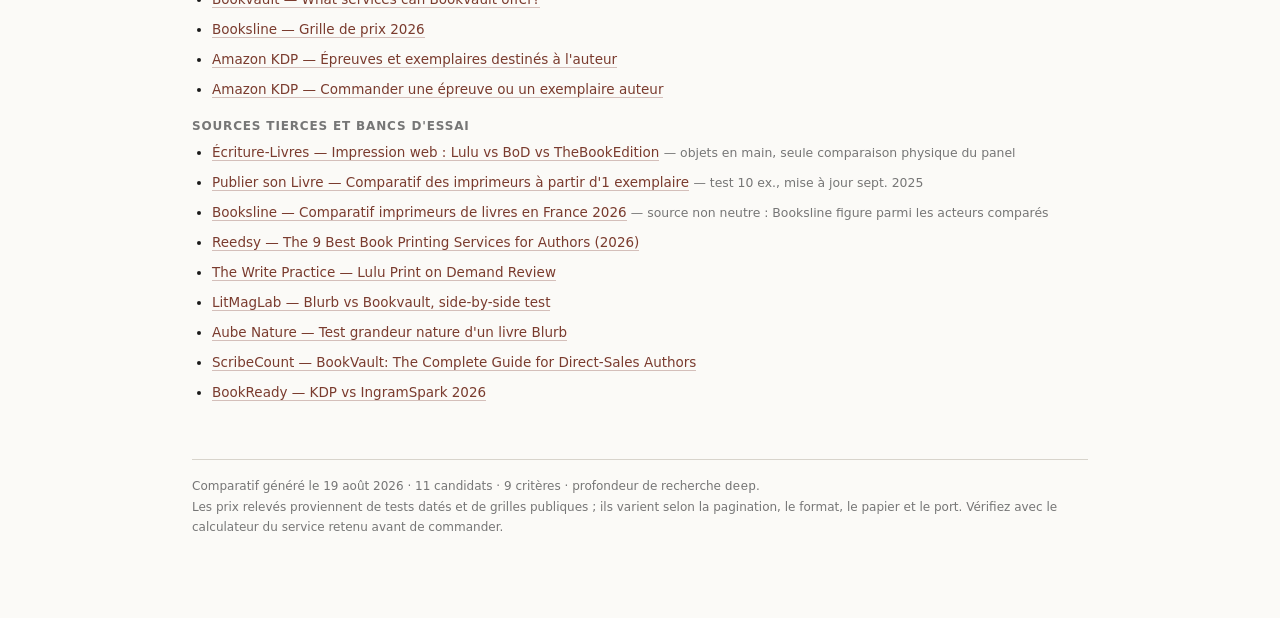
<file: docs/comparatif-pods.html>
<!DOCTYPE html>
<html lang="fr">
<head>
<meta charset="utf-8">
<meta name="viewport" content="width=device-width, initial-scale=1">
<title>Comparatif — Services d'impression à la demande (POD) pour livres</title>
<style>
  :root{
    --ink:#1a1a1a; --ink-soft:#4a4a4a; --ink-faint:#767676;
    --rule:#d8d4cc; --rule-soft:#eae7e0; --bg:#fbfaf7; --panel:#ffffff;
    --accent:#7a3b2e; --s:#2f6b4f; --a:#4a6b8a; --b:#8a7440; --c:#8a5050;
  }
  *{box-sizing:border-box}
  html{-webkit-text-size-adjust:100%}
  body{
    margin:0; background:var(--bg); color:var(--ink);
    font:16px/1.62 "Iowan Old Style","Palatino Linotype",Palatino,Georgia,"Times New Roman",serif;
  }
  .wrap{max-width:940px;margin:0 auto;padding:48px 22px 80px}
  header{border-bottom:2px solid var(--ink);padding-bottom:20px;margin-bottom:34px}
  h1{font-size:1.75rem;line-height:1.25;margin:0 0 14px;letter-spacing:-.01em}
  .meta{font:13px/1.7 ui-sans-serif,system-ui,-apple-system,"Segoe UI",Roboto,sans-serif;color:var(--ink-soft)}
  .meta b{color:var(--ink);font-weight:600}
  h2{font-size:1.28rem;margin:52px 0 14px;padding-bottom:7px;border-bottom:1px solid var(--rule);letter-spacing:-.005em}
  h3{font-size:1.05rem;margin:30px 0 8px}
  h4{font:600 12px/1.5 ui-sans-serif,system-ui,sans-serif;text-transform:uppercase;letter-spacing:.07em;color:var(--ink-faint);margin:16px 0 6px}
  p{margin:0 0 12px}
  ul,ol{margin:0 0 12px;padding-left:20px}
  li{margin:0 0 5px}
  a{color:var(--accent);text-decoration:none;border-bottom:1px solid rgba(122,59,46,.3)}
  a:hover{border-bottom-color:var(--accent)}
  code,.mono{font:13px/1.5 ui-monospace,SFMono-Regular,Menlo,Consolas,monospace}

  .tldr{background:var(--panel);border:1px solid var(--rule);border-left:4px solid var(--accent);padding:20px 22px;margin:0 0 12px;border-radius:3px}
  .tldr p:last-child{margin-bottom:0}

  .card{background:var(--panel);border:1px solid var(--rule);border-radius:3px;padding:20px 22px;margin:0 0 18px}
  .card h3{margin-top:0;display:flex;align-items:baseline;gap:10px;flex-wrap:wrap}
  .origin{font:13px/1.6 ui-sans-serif,system-ui,sans-serif;color:var(--ink-faint);margin:-4px 0 12px}
  .cols{display:grid;grid-template-columns:1fr 1fr;gap:8px 28px}
  @media(max-width:680px){.cols{grid-template-columns:1fr}}
  .verdict{border-top:1px solid var(--rule-soft);margin-top:14px;padding-top:12px;font-size:.95rem}
  .verdict span{font-weight:600}

  .tier{display:inline-block;font:600 11px/1 ui-sans-serif,system-ui,sans-serif;letter-spacing:.06em;
        padding:4px 8px;border-radius:3px;color:#fff;vertical-align:middle}
  .t-S{background:var(--s)} .t-A{background:var(--a)} .t-B{background:var(--b)} .t-C{background:var(--c)}

  .scroll{overflow-x:auto;-webkit-overflow-scrolling:touch;margin:0 0 10px;border:1px solid var(--rule);border-radius:3px;background:var(--panel)}
  table{border-collapse:collapse;width:100%;min-width:900px;font:13px/1.5 ui-sans-serif,system-ui,-apple-system,"Segoe UI",Roboto,sans-serif}
  th,td{padding:9px 11px;text-align:left;border-bottom:1px solid var(--rule-soft);vertical-align:top}
  thead th{background:#f2efe9;font-weight:600;border-bottom:1px solid var(--rule);position:sticky;top:0}
  tbody tr:last-child td{border-bottom:none}
  tbody tr:nth-child(even){background:#fcfbf8}
  td.name{font-weight:600;white-space:nowrap}
  .yes{color:var(--s);font-weight:600}
  .no{color:var(--c);font-weight:600}
  .hint{font:12px/1.6 ui-sans-serif,system-ui,sans-serif;color:var(--ink-faint);margin:0 0 26px}

  .tierbox{background:var(--panel);border:1px solid var(--rule);border-radius:3px;padding:14px 18px;margin:0 0 12px}
  .tierbox h4{margin-top:0;font-size:13px;letter-spacing:.08em}
  .tierbox ul{margin-bottom:0}

  ol.tree{counter-reset:step;list-style:none;padding-left:0}
  ol.tree li{counter-increment:step;position:relative;padding-left:38px;margin-bottom:12px}
  ol.tree li::before{content:counter(step);position:absolute;left:0;top:1px;width:25px;height:25px;
    border:1px solid var(--rule);border-radius:50%;background:var(--panel);
    font:600 12px/24px ui-sans-serif,system-ui,sans-serif;text-align:center;color:var(--ink-soft)}

  .gap{background:var(--panel);border:1px solid var(--rule);border-radius:3px;padding:14px 18px;margin:0 0 12px}
  .gap p{margin:0}
  .gap .claim{font-size:.93rem;color:var(--ink-soft);margin-bottom:6px}
  .gap .claim b{color:var(--ink)}

  .srcgrid{font:13.5px/1.7 ui-sans-serif,system-ui,sans-serif}
  .srcgrid li{margin-bottom:7px}
  .caveat{color:var(--ink-faint);font-size:.92em}

  footer{margin-top:56px;padding-top:16px;border-top:1px solid var(--rule);
    font:12px/1.7 ui-sans-serif,system-ui,sans-serif;color:var(--ink-faint)}

  @media print{
    body{background:#fff;font-size:10.5pt}
    .wrap{max-width:none;padding:0}
    .card,.tierbox,.gap,.tldr,.scroll{break-inside:avoid;border-color:#bbb}
    a{color:#000;border:none}
    table{min-width:0;font-size:8pt}
    thead th{position:static;background:#eee}
    h2{break-after:avoid}
  }
</style>
</head>
<body>
<div class="wrap">

<header>
  <h1>Comparatif — Services d'impression à la demande (POD) pour livres</h1>
  <p class="meta">
    <b>Périmètre</b> : plateformes POD accessibles depuis la France, commande à partir d'1 exemplaire.<br>
    <b>Contexte retenu</b> : impression pour usage personnel ou petites quantités (1 à 10 ex.), livraison France métropolitaine. Le cas « vendre » est traité en annexe.<br>
    <b>Critères</b> : prix unitaire, qualité de fabrication constatée, délais réels, diversité des options, minimum de commande, impression sans publication.<br>
    <b>Généré le</b> 19 août 2026 · profondeur de recherche <span class="mono">deep</span> (20 requêtes et fetches) · 11 candidats
  </p>
</header>

<h2>Verdict</h2>
<div class="tldr">
  <p>Pour imprimer chez soi sans vendre, <b>BoD</b> est le meilleur compromis : impression privée explicitement autorisée sans publication, dès 2,05 €/ex, 4 papiers, broché ou rigide, 5–10 jours. <b>CoolLibri</b> est l'alternative française si vous voulez une facture FR, du papier crème ou satiné, et un click &amp; collect.</p>
  <p>Si la qualité de l'objet prime sur le prix, <b>TheBookEdition</b> produit le meilleur bloc-livre des trois grands testés en main : rainage marqué, couverture épaisse. Pour un livre photo ou illustré, aucun généraliste ne rivalise avec <b>Blurb</b> — mais comptez 3 à 5× le prix d'un broché texte.</p>
  <p>Évitez <b>Lulu</b> si vous cherchez un bel objet : papier fin, rainage mou, et c'est le POD le plus cher à l'exemplaire malgré le meilleur catalogue de reliures du marché.</p>
</div>

<h2>Fiches par candidat</h2>

<div class="card">
  <h3>BoD (Books on Demand) <span class="tier t-S">TIER S</span></h3>
  <p class="origin">Allemagne (Hambourg), 2001 · filiale française active · impression Europe</p>
  <div class="cols">
    <div>
      <h4>Forces</h4>
      <ul>
        <li>Impression privée assumée : « pour un usage privé », sans obligation de distribution ni d'ISBN.</li>
        <li>Prix le plus bas du test 10 exemplaires : <b>5,21 €/ex</b> (A5 140 p N&amp;B).</li>
        <li>4 papiers réels : crème 90 g, blanc 90 g, photo mat 120 g, photo brillant 130 g. 10 formats.</li>
        <li>Broché, couverture rigide, carnet à anneaux, livret.</li>
        <li>Si vous basculez vers la vente : distribution librairies françaises via Hachette.</li>
      </ul>
    </div>
    <div>
      <h4>Limites</h4>
      <ul>
        <li>Finition intermédiaire : rainage du dos « à peine marqué » sur le banc d'essai indépendant.</li>
        <li>Délai réel constaté 2,5 semaines, contre 5–10 jours ouvrés annoncés.</li>
        <li>Parcours « impression seule » peu mis en avant face aux formules de publication.</li>
        <li>Formules payantes (39 € / 249 € / 799 €) sans utilité pour un usage privé.</li>
      </ul>
    </div>
  </div>
  <p class="verdict"><span>Tarif</span> : impression seule d'accès gratuit, dès 2,05 €/ex, dégressif. — <span>Idéal pour</span> : imprimer son manuscrit en 1 à 50 ex. sans le publier. — <span>À éviter si</span> : vous voulez un objet haut de gamme ou une reliure cousue.</p>
</div>

<div class="card">
  <h3>CoolLibri <span class="tier t-S">TIER S</span></h3>
  <p class="origin">France (Toulouse) · présenté comme le premier imprimeur de livres en ligne en volume sur le marché français</p>
  <div class="cols">
    <div>
      <h4>Forces</h4>
      <ul>
        <li>Tarif unitaire transparent : <b>7,43 € TTC</b> pour un A5 152 pages, couverture couleur pelliculée.</li>
        <li>Options papier facturées au détail : doux 80 g +0,30 €, crème ancien 80 g +0,30 €, lisse satin 115 g +0,05 €.</li>
        <li>Jusqu'à 648 pages (18,83 €/ex au maximum) — le plus haut plafond du panel.</li>
        <li>Click &amp; collect gratuit à Toulouse, ISBN offert, production française.</li>
        <li>6,01 €/ex sur le test 10 exemplaires : 3<sup>e</sup> prix du panel français.</li>
      </ul>
    </div>
    <div>
      <h4>Limites</h4>
      <ul>
        <li>Imprimeur, pas éditeur : pas de distribution librairie sérieuse.</li>
        <li>Aucun écosystème e-commerce ni notoriété internationale.</li>
        <li>Délais de livraison signalés comme le point à surveiller par les retours clients.</li>
        <li>Catalogue de reliures plus étroit que Lulu : ni linen wrap, ni jaquette premium.</li>
      </ul>
    </div>
  </div>
  <p class="verdict"><span>Tarif</span> : 5,63 € (74 p) à 18,83 € (648 p) l'exemplaire unique ; 2,58 €/ex à 500 ex. — <span>Idéal pour</span> : usage personnel en France, 1 à 10 ex., avec choix de papier. — <span>À éviter si</span> : vous visez la distribution.</p>
</div>

<div class="card">
  <h3>TheBookEdition <span class="tier t-A">TIER A</span></h3>
  <p class="origin">France (Lille) · impression via Reprocolor, certifiée PEFC et Imprim'Vert</p>
  <div class="cols">
    <div>
      <h4>Forces</h4>
      <ul>
        <li><b>Meilleure fabrication du banc d'essai à trois</b> : rainage « très bien marqué », couverture nettement plus épaisse que Lulu et BoD.</li>
        <li>Impression française traçable, contrôle manuel des fichiers avant production.</li>
        <li>100 % de marge conservée en cas de vente, sans frais de plateforme.</li>
        <li>Remises quantité jusqu'à −42 %, dès 1 exemplaire. Port peu cher (1,40 € constaté).</li>
      </ul>
    </div>
    <div>
      <h4>Limites</h4>
      <ul>
        <li>Le plus cher des trois grands sur le même livre : 5,97 € contre 3,62 € (BoD) et 2,28 € (Lulu).</li>
        <li>Contrôles d'upload les plus stricts du panel : un PDF non conforme rallonge le cycle.</li>
        <li>Dos carré collé uniquement en France — pas de couverture rigide.</li>
        <li>Délai réel observé ~2 semaines, au-delà des 8–12 jours ouvrés annoncés.</li>
      </ul>
    </div>
  </div>
  <p class="verdict"><span>Tarif</span> : ~5,97 €/ex sur un A5 140 p, dégressif jusqu'à −42 %. — <span>Idéal pour</span> : un exemplaire personnel qu'on veut <i>beau</i>, en broché, fabriqué en France. — <span>À éviter si</span> : vous voulez du relié rigide ou une mise en production sans friction.</p>
</div>

<div class="card">
  <h3>Bookvault <span class="tier t-A">TIER A</span></h3>
  <p class="origin">Royaume-Uni · impression UK/Europe · orienté vente directe et financement participatif</p>
  <div class="cols">
    <div>
      <h4>Forces</h4>
      <ul>
        <li>Finitions premium disponibles <b>dès 1 exemplaire</b> : dorure de couverture, tranches colorées, pages de garde imprimées, jaquettes toilées. Unique à ce prix dans le panel.</li>
        <li>Papier intérieur 150 g, plus épais et plus résistant à l'usure que le standard Blurb.</li>
        <li>Coût compétitif : ~5,88 $/ex, délai 3–7 jours.</li>
        <li>Intégrations e-commerce et Kickstarter matures.</li>
      </ul>
    </div>
    <div>
      <h4>Limites</h4>
      <ul>
        <li>Frais d'upload de 10 à 15 $ par fichier — rédhibitoire sur un tirage unique.</li>
        <li>Seuil de versement à 100 € et gestion administrative signalée comme perfectible.</li>
        <li>Impression brute légèrement en retrait sur la photo : 7,0/10 contre 7,3/10 pour Blurb sur test comparatif.</li>
        <li>Post-Brexit : frais et délais à vérifier depuis la France, l'infrastructure restant centrée UK.</li>
      </ul>
    </div>
  </div>
  <p class="verdict"><span>Tarif</span> : ~5,88 $/ex + 10–15 $ de frais d'upload. — <span>Idéal pour</span> : une édition « collector » à quelques exemplaires. — <span>À éviter si</span> : vous imprimez un seul livre banal.</p>
</div>

<div class="card">
  <h3>Blurb <span class="tier t-A">TIER A</span></h3>
  <p class="origin">États-Unis, 2005 · impression Europe (expéditions depuis les Pays-Bas constatées)</p>
  <div class="cols">
    <div>
      <h4>Forces</h4>
      <ul>
        <li><b>Meilleure colorimétrie du panel</b> : rendu fin, pas de postérisation, dérive métamérique minime sur test terrain.</li>
        <li>Papiers photo sérieux : Standard 80# semi-mat 118 g, Premium Lustre/Mat 148 g, Mohawk Superfine 148 g, Mohawk proPhoto Pearl 190 g, layflat 432–750 g.</li>
        <li>Reliures premium réelles : ImageWrap rigide, jaquette rigide, couverture toilée, Wire-O.</li>
        <li>Flux photo natif : Lightroom, InDesign, BookWright. Délai constaté 7 jours porte à porte.</li>
      </ul>
    </div>
    <div>
      <h4>Limites</h4>
      <ul>
        <li>Cher : coût moyen relevé <b>14,33 $/ex</b>. Test terrain à 47,28 € port compris pour un 20×25 cm de 22 pages.</li>
        <li>Papier économique jugé « flimsy » sous 170 pages ; couverture brillante susceptible de craqueler.</li>
        <li>Seulement 3 formats en livre texte (5×8, 6×9, 8×10 in) — catalogue étroit hors photo.</li>
        <li>Port élevé (10,99 € constaté sur un exemplaire). Seuil de versement 25 $ et paiements lents si vous vendez.</li>
      </ul>
    </div>
  </div>
  <p class="verdict"><span>Tarif</span> : dès 3,99 $ (broché compact), livre photo dès 12 $, en pratique 15–50 €/ex selon finition. — <span>Idéal pour</span> : livre photo, portfolio, beau livre illustré, mémoire familial. — <span>À éviter si</span> : votre livre est un bloc de texte noir sur blanc.</p>
</div>

<div class="card">
  <h3>Lulu <span class="tier t-B">TIER B</span></h3>
  <p class="origin">États-Unis, 2002 · imprime en France et au Royaume-Uni pour les commandes européennes</p>
  <div class="cols">
    <div>
      <h4>Forces</h4>
      <ul>
        <li><b>Le catalogue d'options le plus large</b> : perfect bound (32–800 p), coil, saddle stitch, casewrap rigide, linen wrap en 6 coloris, Wire-O, jaquette lin à dos marqué à chaud.</li>
        <li>4 papiers : 60# crème non couché, 60# blanc non couché, 80# blanc couché, 100# blanc couché. Tous FSC, sans acide.</li>
        <li>Sur le papier, spécifications supérieures à KDP (60# vs 55# intérieur, 100# vs 80# couverture).</li>
        <li>Production 3–5 jours ouvrés, impression en Europe : pas de douane intra-UE.</li>
        <li>Vente directe intégrée (Shopify, Wix, WooCommerce) avec conservation des données clients.</li>
      </ul>
    </div>
    <div>
      <h4>Limites</h4>
      <ul>
        <li><b>Fabrication décevante en pratique</b> : papier fin, plis de dos et de gouttière à peine marqués, objet décrit comme « une brochure agrafée » plutôt qu'un livre.</li>
        <li>Coût total le plus élevé des grands POD : 7,24 $ contre 3,66 $ (KDP) et 4,45 $ (IngramSpark) sur un même titre.</li>
        <li>Port cher (4,00 € sur un exemplaire) ; modes Mail et Priority pouvant atteindre 28 jours.</li>
        <li>Impossible de choisir l'usine d'impression : qualité et délais variables selon l'attribution.</li>
        <li>Service client décrit comme irrégulier par plusieurs revues d'auteurs.</li>
      </ul>
    </div>
  </div>
  <p class="verdict"><span>Tarif</span> : très variable, le plus cher au global des POD majeurs. — <span>Idéal pour</span> : reliures exotiques (spirale, toile, jaquette), calendriers, formats non standards. — <span>À éviter si</span> : vous jugez un livre à la tenue du dos et à la main du papier.</p>
</div>

<div class="card">
  <h3>Amazon KDP <span class="tier t-B">TIER B</span></h3>
  <p class="origin">États-Unis · service intégré à Amazon · référence de prix du marché</p>
  <div class="cols">
    <div>
      <h4>Forces</h4>
      <ul>
        <li>Le moins cher en pratique : 5,50 €/ex sur le test 10 exemplaires.</li>
        <li>Délai le plus court du panel : 3–7 jours ouvrés.</li>
        <li>Distribution mondiale automatique, jusqu'à 999 exemplaires auteur par commande.</li>
      </ul>
    </div>
    <div>
      <h4>Limites</h4>
      <ul>
        <li><b>Contrainte structurelle</b> : les exemplaires auteur exigent un livre au statut « Live », donc publié et en vente publique.</li>
        <li>L'alternative privée — l'épreuve — est limitée à 5 par commande et porte un filigrane « Not for Resale ».</li>
        <li>Broché uniquement en France. Qualité jugée « correcte » sans plus.</li>
      </ul>
    </div>
  </div>
  <p class="verdict"><span>Tarif</span> : ~5,50 €/ex (A5 140 p N&amp;B). — <span>Idéal pour</span> : auteur qui publie <i>et</i> vend sur Amazon. — <span>À éviter si</span> : vous voulez juste imprimer sans rien publier.</p>
</div>

<div class="card">
  <h3>IngramSpark <span class="tier t-B">TIER B</span></h3>
  <p class="origin">États-Unis (Ingram Content Group) · distribution mondiale librairies</p>
  <div class="cols">
    <div>
      <h4>Forces</h4>
      <ul>
        <li>Qualité et options de papier supérieures à KDP : jaquettes, couleur premium, formats personnalisés.</li>
        <li>~6 $/ex, délai ~5 jours.</li>
        <li>La référence pour entrer dans les catalogues des libraires.</li>
      </ul>
    </div>
    <div>
      <h4>Limites</h4>
      <ul>
        <li>Frais de mise en place par titre (promotions fréquentes mais non garanties).</li>
        <li>Royalties 45 % contre 60 % chez KDP ; délais de paiement à 90 jours.</li>
        <li>Plateforme orientée professionnels, courbe d'apprentissage réelle.</li>
      </ul>
    </div>
  </div>
  <p class="verdict"><span>Tarif</span> : ~6 $/ex + frais de setup titre. — <span>Idéal pour</span> : auteur visant les librairies physiques. — <span>À éviter si</span> : usage personnel — les frais fixes n'ont aucun sens pour 1 exemplaire.</p>
</div>

<div class="card">
  <h3>Bookelis <span class="tier t-B">TIER B</span> · Pumbo <span class="tier t-C">TIER C</span> · Booksline <span class="tier t-C">TIER C</span></h3>
  <p class="origin">Acteurs secondaires du panel français</p>
  <ul>
    <li><b>Bookelis</b> (France) — 5,99 €/ex sur le test 10 exemplaires, acteur historique de l'autoédition avec capacité de distribution librairie. Correct, mais aucun argument distinctif face à BoD.</li>
    <li><b>Pumbo</b> (Pays-Bas/France) — production annoncée dès 2 jours ouvrés, broché / rigide / Wire-O / photo / magazine dès 1 exemplaire. Mais <b>10,64 €/ex</b> sur le test 10 exemplaires, soit le double de BoD, sans contrepartie identifiée.</li>
    <li><b>Booksline</b> (France) — minimum <b>10 exemplaires</b> et ~4 semaines de délai. Seul intérêt réel : la <b>reliure cousue</b>, rare en POD. Économiquement pertinent à partir de 50 exemplaires (roman A5 crème 250 p : 13,11 €/ex à 50, 8,07 €/ex à 500).</li>
    <li><b>Imprimeurs français à l'unité</b> (Kalikrea, Impression-Edition Gironde, Imprimer son livre, Je fais mon livre) — 14,90 à 29,50 €/ex sur le même test. Hors sujet économiquement, sauf besoin de conseil humain local.</li>
  </ul>
</div>

<h2>Tableau comparatif</h2>
<div class="scroll">
<table>
  <thead>
    <tr>
      <th>Service</th>
      <th>Prix 1 ex.<br>(A5 ~150 p N&amp;B)</th>
      <th>Prix 10 ex.<br>(A5 140 p)</th>
      <th>Délai France</th>
      <th>Min.</th>
      <th>Reliures</th>
      <th>Papiers intérieur</th>
      <th>Impression privée<br>sans publier</th>
      <th>Lieu d'impression</th>
    </tr>
  </thead>
  <tbody>
    <tr><td class="name">BoD</td><td>dès 2,05 €</td><td><b>5,21 €/ex</b></td><td>5–10 j ouvrés<br><span class="caveat">(2,5 sem. constatées)</span></td><td>1</td><td>Broché, rigide, anneaux, livret</td><td>4 — crème 90 g, blanc 90 g, photo mat 120 g, photo brillant 130 g</td><td class="yes">Oui, explicitement</td><td>Europe (DE)</td></tr>
    <tr><td class="name">CoolLibri</td><td><b>7,43 € TTC</b></td><td>6,01 €/ex</td><td>non publié<br><span class="caveat">(à surveiller)</span></td><td>1</td><td>Dos carré collé, spirale</td><td>4 — blanc 90 g + 3 options payantes</td><td class="yes">Oui</td><td>France (Toulouse)</td></tr>
    <tr><td class="name">TheBookEdition</td><td>~5,97 € + 1,40 € port</td><td>n.c.</td><td>8–12 j ouvrés<br><span class="caveat">(2 sem. constatées)</span></td><td>1</td><td>Dos carré collé uniquement (FR)</td><td>Plusieurs, non détaillés publiquement</td><td class="yes">Oui</td><td>France (Reprocolor)</td></tr>
    <tr><td class="name">Lulu</td><td>2,28 € + 4,00 € port</td><td>n.c.</td><td>3–5 j prod. + 7–14 j<br><span class="caveat">(jusqu'à 28 j en Mail)</span></td><td>1</td><td><b>6</b> — perfect, coil, saddle, casewrap, linen wrap, Wire-O</td><td>4 — 60# crème, 60# blanc, 80# couché, 100# couché</td><td class="yes">Oui</td><td>France / UK</td></tr>
    <tr><td class="name">Blurb</td><td>15–50 € selon finition</td><td>n.c.</td><td>6–10 j <span class="caveat">(7 j constatés)</span></td><td>1</td><td>Broché, ImageWrap, jaquette rigide, Wire-O</td><td><b>6+</b> dont Mohawk et layflat 432–750 g</td><td class="yes">Oui</td><td>Europe (NL)</td></tr>
    <tr><td class="name">Bookvault</td><td>~5,88 $ + 10–15 $ upload</td><td>n.c.</td><td>3–7 j</td><td>1</td><td>Broché, rigide, jaquette toilée</td><td>150 g + finitions premium (dorure, tranches colorées)</td><td class="yes">Oui</td><td>Royaume-Uni</td></tr>
    <tr><td class="name">Amazon KDP</td><td>épreuve seule<br><span class="caveat">(max 5, filigranée)</span></td><td>5,50 €/ex</td><td><b>3–7 j ouvrés</b></td><td>1</td><td>Broché uniquement (FR)</td><td>2–3 standards</td><td class="no">Non — publication requise</td><td>Europe</td></tr>
    <tr><td class="name">IngramSpark</td><td>~6 $ + frais titre</td><td>n.c.</td><td>~5 j</td><td>1</td><td>Broché, rigide, jaquette</td><td>Premium, crème/blanc</td><td class="yes">Oui, mais frais fixes</td><td>International</td></tr>
    <tr><td class="name">Bookelis</td><td>n.c.</td><td>5,99 €/ex</td><td>n.c.</td><td>1</td><td>Broché</td><td>Standard</td><td class="yes">Oui</td><td>France</td></tr>
    <tr><td class="name">Pumbo</td><td>n.c.</td><td>10,64 €/ex</td><td>dès 2 j ouvrés</td><td>1</td><td>Broché, rigide, Wire-O</td><td>Plusieurs</td><td class="yes">Oui</td><td>Pays-Bas / France</td></tr>
    <tr><td class="name">Booksline</td><td>n.c.</td><td>n.c.<br><span class="caveat">(2,04 €/ex à 500)</span></td><td>~4 semaines</td><td><b>10</b></td><td>Dos carré collé souple <b>ou rigide cousu</b></td><td>Bouffant crème, offset blanc</td><td class="yes">Oui</td><td>France</td></tr>
  </tbody>
</table>
</div>
<p class="hint"><b>Critères retenus et pourquoi.</b> Le prix à 1 <i>et</i> à 10 exemplaires sépare les modèles POD purs des imprimeurs à tirage court. La qualité de fabrication est le seul critère qu'aucune fiche produit ne révèle : il vient uniquement de bancs d'essai avec objets en main. Le délai France élimine les acteurs hors UE. La diversité des options discrimine fortement entre catalogue papier/reliure riche et offre standard. L'impression privée sans publication est le critère décisif pour un usage personnel — et le seul qui exclut KDP.</p>

<h2>Tier list — usage personnel, France, 1 à 10 exemplaires</h2>

<div class="tierbox">
  <h4><span class="tier t-S">S</span> &nbsp;À prendre par défaut</h4>
  <ul>
    <li><b>BoD</b> — prix plancher, impression privée assumée, options correctes, délai raisonnable. Le défaut à battre.</li>
    <li><b>CoolLibri</b> — imprimeur français, tarif unitaire honnête et lisible, options papier au détail, jusqu'à 648 pages.</li>
  </ul>
</div>

<div class="tierbox">
  <h4><span class="tier t-A">A</span> &nbsp;Meilleurs sur un axe précis</h4>
  <ul>
    <li><b>TheBookEdition</b> — la meilleure fabrication du panel généraliste. ~2 € de plus l'exemplaire pour un objet qui tient debout.</li>
    <li><b>Bookvault</b> — pour une édition collector unitaire. Les frais d'upload le sortent du tier S en usage ponctuel.</li>
    <li><b>Blurb</b> — hors concours sur l'illustré et le photo. Disqualifié sur le texte par le prix.</li>
  </ul>
</div>

<div class="tierbox">
  <h4><span class="tier t-B">B</span> &nbsp;Cas d'usage étroit</h4>
  <ul>
    <li><b>Lulu</b> — meilleur catalogue d'options du marché, exécution décevante. À réserver aux reliures qu'aucun autre ne propose.</li>
    <li><b>Amazon KDP</b> — imbattable en prix, inutilisable proprement sans publier.</li>
    <li><b>Bookelis</b> — correct, sans argument distinctif face à BoD.</li>
    <li><b>IngramSpark</b> — mauvais outil pour l'usage personnel, bon pour la librairie.</li>
  </ul>
</div>

<div class="tierbox">
  <h4><span class="tier t-C">C</span> &nbsp;À écarter sauf besoin très spécifique</h4>
  <ul>
    <li><b>Pumbo</b> — deux fois le prix de BoD sur le même livre, sans contrepartie identifiée.</li>
    <li><b>Booksline</b> — minimum 10 ex. et ~4 semaines. Seul intérêt : la reliure cousue, à partir de 50 exemplaires.</li>
    <li><b>Imprimeurs français à l'unité</b> (14,90–29,50 €/ex) — hors sujet économiquement.</li>
  </ul>
</div>

<h2>Arbre de décision</h2>
<ol class="tree">
  <li><b>Le livre contient beaucoup d'images, c'est un livre photo ?</b> → <b>Blurb</b>. Rien d'autre n'approche sa colorimétrie. Budget 20–50 €/ex.</li>
  <li><b>Vous voulez un objet remarquable (tranches colorées, dorure) en 1–5 exemplaires ?</b> → <b>Bookvault</b>, en acceptant les 10–15 $ de frais d'upload.</li>
  <li><b>Vous voulez le meilleur bloc-livre broché possible, fabriqué en France ?</b> → <b>TheBookEdition</b>. Préparez un PDF conforme, leurs contrôles sont stricts.</li>
  <li><b>Vous voulez le meilleur rapport prix/qualité et pouvoir monter en quantité ?</b> → <b>BoD</b>.</li>
  <li><b>Vous voulez une facture française, du papier crème, un click &amp; collect, ou plus de 400 pages ?</b> → <b>CoolLibri</b>.</li>
  <li><b>Vous avez besoin d'une reliure spirale, agrafée, toilée, ou d'un calendrier ?</b> → <b>Lulu</b>, seul à couvrir ces cas, en assumant la finition moyenne.</li>
  <li><b>Vous publiez ET vendez sur Amazon de toute façon ?</b> → <b>KDP</b>, exemplaires auteur au prix d'impression.</li>
  <li><b>Vous partez sur 50 exemplaires et plus, avec exigence de durabilité ?</b> → sortez du POD : <b>Booksline</b> en reliure cousue, ou un imprimeur offset classique.</li>
</ol>

<h2>Ce que les fiches produits ne disent pas</h2>

<div class="gap">
  <p class="claim"><b>Lulu annonce</b> des spécifications supérieures à KDP : intérieur 60# contre 55#, couverture 100# contre 80#.</p>
  <p><b>Constaté</b> : le banc d'essai avec objets en main décrit un papier fin, des plis de dos et de gouttière à peine marqués, un objet ressemblant à une brochure agrafée. <b>Le grammage annoncé ne prédit pas la tenue du livre</b> — ce qui la détermine, c'est le rainage du dos et l'épaisseur réelle du carton de couverture, deux paramètres jamais publiés.</p>
</div>

<div class="gap">
  <p class="claim"><b>BoD annonce</b> un délai de 5 à 10 jours ouvrés.</p>
  <p><b>Constaté</b> : 2,5 semaines sur le banc d'essai indépendant, soit le double. « Impression à la demande » recouvre deux réalités : BoD et TheBookEdition sont des imprimeurs numériques à tirage court habillés en POD ; seuls KDP, Lulu et Bookvault ont une chaîne réellement automatisée.</p>
</div>

<div class="gap">
  <p class="claim"><b>Blurb affiche</b> des livres brochés « à partir de 3,99 $ ».</p>
  <p><b>Constaté</b> : coût moyen relevé à 14,33 $/ex, et un test terrain sur un 20×25 cm de 22 pages en couverture toilée atteint 47,28 € port compris. Le papier économique est jugé « flimsy » sous 170 pages.</p>
</div>

<div class="gap">
  <p class="claim"><b>Bookvault affiche</b> un coût compétitif d'environ 5,88 $/ex.</p>
  <p><b>Constaté</b> : des frais d'upload de 10 à 15 $ par fichier s'ajoutent, ce qui triple le coût réel d'un exemplaire unique. Seuil de versement fixé à 100 €.</p>
</div>

<div class="gap">
  <p class="claim"><b>Amazon KDP présente</b> l'impression à partir d'un exemplaire au prix d'impression, sans frais.</p>
  <p><b>Constaté</b> : les exemplaires auteur exigent un livre au statut « Live », donc publié et en vente publique. L'alternative privée, l'épreuve, est plafonnée à 5 par commande et filigranée « Not for Resale ».</p>
</div>

<div class="gap">
  <p class="claim"><b>Biais de sourcing.</b> Les meilleurs comparatifs français en ligne sont publiés par des imprimeurs.</p>
  <p>Booksline, publiersonlivre et j-imprime-mon-livre sont juges et parties. Les chiffres qu'ils publient sont vérifiables et cohérents entre eux, mais leurs classements qualitatifs sont à lire avec cette réserve. Le seul banc d'essai à trois avec objets en main provient d'un blog d'auteur indépendant.</p>
</div>

<div class="gap">
  <p class="claim"><b>Le prix d'impression n'est pas le prix payé.</b></p>
  <p>Sur un exemplaire unique, le port pèse de 1,40 € (TheBookEdition) à 10,99 € (Blurb). Comparer les tarifs d'impression seuls inverse purement et simplement le classement. Les planchers « à partir de 2,05 € » (BoD) correspondent par ailleurs à des livres très courts : sur un roman de 250 pages, comptez 2 à 3× ce montant.</p>
</div>

<h2>Annexe — si vous voulez aussi vendre</h2>
<div class="scroll">
<table style="min-width:0">
  <thead><tr><th>Objectif</th><th>Choix</th><th>Pourquoi</th></tr></thead>
  <tbody>
    <tr><td class="name">Vendre sur Amazon</td><td>Amazon KDP</td><td>60 % de royalties, distribution automatique, aucun frais fixe</td></tr>
    <tr><td class="name">Librairie française</td><td>BoD ou TheBookEdition</td><td>BoD diffuse via Hachette ; TBE laisse 100 % de marge</td></tr>
    <tr><td class="name">Librairie internationale</td><td>IngramSpark</td><td>Le catalogue de référence des libraires anglophones</td></tr>
    <tr><td class="name">Vente directe sur son site</td><td>Lulu Direct ou Bookvault</td><td>Intégrations Shopify/Woo, données clients conservées</td></tr>
    <tr><td class="name">Marge maximale</td><td>TheBookEdition</td><td>100 % de marge, sans frais de plateforme</td></tr>
  </tbody>
</table>
</div>

<h2>Sources</h2>
<p class="hint">Toutes consultées le 19 août 2026.</p>

<h4>Sources primaires (éditeurs)</h4>
<ul class="srcgrid">
  <li><a href="https://www.bod.fr/prix">BoD — Prix &amp; coût pour l'impression et la publication</a></li>
  <li><a href="https://www.bod.fr/livre/imprimer-livre">BoD — Imprimer un livre à partir d'un exemplaire</a></li>
  <li><a href="https://help.lulu.com/en/support/solutions/articles/64000255473-cover-and-interior-paper-stocks">Lulu — Cover and Interior Paper Stocks</a></li>
  <li><a href="https://www.lulu.com/products">Lulu — Custom Book Sizes &amp; Binding Options</a></li>
  <li><a href="https://help.lulu.com/en/support/solutions/articles/64000255307-shipping-faq">Lulu — Shipping FAQ</a></li>
  <li><a href="https://www.blurb.com/pricing">Blurb — Pricing</a></li>
  <li><a href="https://www.coollibri.com/blog/de-quel-budget-faut-il-disposer-pour-imprimer-un-livre/">CoolLibri — De quel budget faut-il disposer pour imprimer un livre</a></li>
  <li><a href="https://www.thebookedition.com/fr/">TheBookEdition — site officiel</a></li>
  <li><a href="https://www.pumbo.fr/imprimer-un-livre/impression-numerique">Pumbo — Impression numérique à partir d'un exemplaire</a></li>
  <li><a href="https://help.bookvault.app/what-services-can">Bookvault — What services can Bookvault offer?</a></li>
  <li><a href="https://booksline.fr/tarifs">Booksline — Grille de prix 2026</a></li>
  <li><a href="https://kdp.amazon.com/fr_FR/help/topic/G7BBN68RYX5UMDZF">Amazon KDP — Épreuves et exemplaires destinés à l'auteur</a></li>
  <li><a href="https://kdp.amazon.com/fr_FR/help/topic/GVEG4YA9G2T7N6DR">Amazon KDP — Commander une épreuve ou un exemplaire auteur</a></li>
</ul>

<h4>Sources tierces et bancs d'essai</h4>
<ul class="srcgrid">
  <li><a href="https://ecriture-livres.fr/ou-publier/impression-web-comparatif-lulu-bod-tbe/">Écriture-Livres — Impression web : Lulu vs BoD vs TheBookEdition</a> <span class="caveat">— objets en main, seule comparaison physique du panel</span></li>
  <li><a href="https://publiersonlivre.fr/imprimer-livre/liste-comparative-imprimeurs-de-livres-a-demande/">Publier son Livre — Comparatif des imprimeurs à partir d'1 exemplaire</a> <span class="caveat">— test 10 ex., mise à jour sept. 2025</span></li>
  <li><a href="https://booksline.fr/comparatif-impression-livre-france">Booksline — Comparatif imprimeurs de livres en France 2026</a> <span class="caveat">— source non neutre : Booksline figure parmi les acteurs comparés</span></li>
  <li><a href="https://reedsy.com/blog/best-book-printing-services/">Reedsy — The 9 Best Book Printing Services for Authors (2026)</a></li>
  <li><a href="https://thewritepractice.com/lulu-print-on-demand-review/">The Write Practice — Lulu Print on Demand Review</a></li>
  <li><a href="https://litmaglab.substack.com/p/blurb-vs-bookvault-print-on-demand">LitMagLab — Blurb vs Bookvault, side-by-side test</a></li>
  <li><a href="https://blog.aube-nature.com/test-livre-blurb/">Aube Nature — Test grandeur nature d'un livre Blurb</a></li>
  <li><a href="https://scribecount.com/author-resource/publishing-wide/bookvault">ScribeCount — BookVault: The Complete Guide for Direct-Sales Authors</a></li>
  <li><a href="https://www.bookready.net/blog/kdp-vs-ingramspark-2026">BookReady — KDP vs IngramSpark 2026</a></li>
</ul>

<footer>
  Comparatif généré le 19 août 2026 · 11 candidats · 9 critères · profondeur de recherche <span class="mono">deep</span>.<br>
  Les prix relevés proviennent de tests datés et de grilles publiques ; ils varient selon la pagination, le format, le papier et le port. Vérifiez avec le calculateur du service retenu avant de commander.
</footer>

</div>
</body>
</html>
</file>
<file: src/styles.css>
/* L'atelier neutre. La coquille était crème — le papier d'une couverture typographique — et une
   couverture posée dessus ne se jugeait pas : sur du crème, un blanc paraît bleu et un
   beige paraît neutre. Elle est désormais d'un gris chaud, le blanc est rendu aux
   surfaces de travail (les champs, les comptes rendus, l'étape ouverte), et le rouge à
   la seule alerte — il ne décore plus rien. La couverture est le seul objet coloré de
   l'écran, et c'est ce qu'on est venu regarder.
   Ce que le choix coûte est écrit dans la spec (§ 1) : l'application perd le caractère
   qui la distinguait d'un formulaire, à retrouver dans la typographie, les espacements
   et le soin des états, pas dans le fond.
   Le gris chaud est parti à son tour : chaud, il restait du crème, et la couverture s'y
   jugeait encore mal. La coquille est neutre — le gris clair d'`index.html` —, et la
   scène où la couverture est posée prend le carton gris 18 % de l'atelier, celui sur
   lequel une épreuve se juge depuis toujours : un blanc y reste blanc, un crème y reste
   crème. C'est le seul endroit sombre de la fenêtre, et c'est celui qu'on regarde.
   Les gris ne sont pas quatre nuances au hasard : `--gris` est le plus clair qui tienne
   4,5:1 sur les trois fonds où l'on écrit — `--fond`, `--surface` et `--survol`, le plus
   sombre des trois — et tout ce qui est écrit dessous descend. Éclaircir l'un des fonds
   sans relire ce rapport, c'est perdre un sous-libellé sous le curseur. La neutralisation
   a été faite à luminance égale, précisément pour que ce rapport survive : mesuré, le
   pire des trois passe de 4,66 à 4,71.
   `--survol` et `--eteint` sont voisins et ne disent pas la même chose : l'un est le
   creux passager sous le curseur, l'autre l'état d'un champ qui n'attend rien. Les
   confondre ferait passer un bouton survolé pour un bouton mort. */
:root {
  --fond: #ecece9;
  --surface: #fff;
  --encre: #191917;
  --encre-survol: #333330;
  --gris: #5f5f5c;
  --gris-fort: #4f4f4c;
  --rouge: #c00000;
  /* Les deux états d'enregistrement de l'entête. Ce sont des `--gris` teintés, pas un
     rouge et un vert : la couleur de l'écran reste à la couverture et le rouge franc à
     l'alerte — celui-ci ne dit pas « erreur », il dit « pas encore sur le disque ».
     Teintés à luminance voisine de `--gris`, ils tiennent le 4,5:1 exigé plus haut. */
  --gris-modifie: #734b48;
  --gris-enregistre: #3f6249;
  --trait: #d3d3d0;
  --survol: #ddddda;
  --eteint: #e2e2df;
  /* Le carton de l'établi, et son creux : un dégradé radial très court, qui ne se lit
     pas comme une couleur mais comme la lumière d'un plan de travail. Repris tel quel
     d'`index.html`, valeurs comprises — c'est une convention d'atelier, pas un goût. */
  --etabli: #7a7b78;
  --etabli-creux: #6a6b68;
  /* Le bleu des prises. Il n'habille rien d'autre, et c'est voulu : il ne dit pas
     « important », il dit « ceci se saisit ». Le rouge est à l'alerte, l'encre au texte ;
     il fallait une troisième voix, et c'est celle que l'atelier HTML employait déjà. */
  --prise: #1a6ee0;
  --onglets-flux: column;
  /* La coquille, en quatre bandes à la hauteur exacte de la fenêtre. Passer au rail
     vertical serait une autre valeur ici et un `--onglets-flux: row` : le balisage,
     lui, ne bougerait pas. */
  --coquille:
    "entete"  auto
    "etapes"  auto
    "contenu" minmax(0, 1fr)
    "pied"    auto / 1fr;
  color-scheme: light;
}

* { box-sizing: border-box; }

body {
  margin: 0;
  /* La fenêtre ne défile plus : ce qui ne tient pas se règle par la mise en page, et
     la seule zone défilante de l'application est le panneau de réglages de la
     couverture — sa longueur, elle, est irréductible. */
  height: 100vh;
  overflow: hidden;
  display: grid;
  grid-template: var(--coquille);
  font: 14px/1.5 -apple-system, "Segoe UI", system-ui, sans-serif;
  color: var(--encre);
  background: var(--fond);
}

/* Les quatre bandes, et le `min-width: 0` qui les empêche de pousser la fenêtre.
   Sans lui, la colonne unique de la coquille prend pour plancher le contenu le plus
   large de ses quatre rangées — un chemin de projet en chasse fixe, que rien n'oblige
   à se couper —, et la fenêtre déborde de ce plancher au lieu de le faire céder. Le
   défaut était latent : il n'a paru que le jour où l'entête a reçu une mention de plus,
   et il aurait paru de même sur un chemin un peu plus long. C'est le pendant
   horizontal du `min-height: 0` que `main` porte déjà, et de celui des bandes de
   l'étape Envois. */
#entete, #etapes, #contenu, #pied { min-width: 0; }

#entete { grid-area: entete; }
#etapes { grid-area: etapes; }
#contenu { grid-area: contenu; }
#pied { grid-area: pied; }

/* L'identité en une bande, à hauteur de ligne. Elle en prenait 110 px : le titre, le
   chemin dessous avec ses marges de paragraphe, et les états dans une colonne à eux.
   Trois choses courtes, dont aucune ne réclamait sa ligne — et la Couverture les payait
   en aperçu, à toutes les tailles de fenêtre.
   Le chemin prend la place qui reste et se tronque : c'est la seule des quatre dont la
   longueur ne se prévoit pas, et la fin d'un chemin ne se lit pas de toute façon —
   `title` la donne entière à qui la survole. */
#entete {
  display: flex;
  align-items: baseline;
  gap: 1rem;
  padding: .45rem 2rem;
  border-bottom: 1px solid var(--trait);
}

#entete p { margin: 0; }

#entete .chemin {
  flex: 1;
  min-width: 0;
  overflow: hidden;
  text-overflow: ellipsis;
  white-space: nowrap;
  word-break: normal;
}

#entete .etat { white-space: nowrap; }

/* Les onglets des étapes. La disposition tient dans le flux de la grille : un rail
   vertical en changerait le sens, pas le balisage. */
#etapes {
  display: grid;
  grid-auto-flow: var(--onglets-flux);
  grid-auto-columns: 1fr;
  gap: .4rem;
  padding: .35rem 2rem 0;
  border-bottom: 1px solid var(--trait);
}

/* Le nom et l'état sur une ligne, et non l'un sous l'autre : la bande passe de 66 à
   34 px sans rien perdre — le sous-libellé garde sa place, son témoin d'alerte aussi.
   Ce qui cède quand l'onglet est trop étroit, c'est l'état, tronqué ; le nom, lui, ne
   se coupe pas — la moitié d'un nom d'étape ne mène nulle part. */
#etapes button {
  display: flex;
  align-items: baseline;
  gap: .4rem;
  padding: .28rem .7rem;
  background: transparent;
  color: var(--encre);
  border-color: transparent;
  border-bottom: 2px solid transparent;
  border-radius: 3px 3px 0 0;
  text-align: left;
  overflow: hidden;
  min-width: 0;
}

#etapes .nom { white-space: nowrap; }

#etapes .sous {
  overflow: hidden;
  text-overflow: ellipsis;
  white-space: nowrap;
}

#etapes button[aria-selected="true"] {
  border-bottom-color: var(--encre);
  background: var(--surface);
}

#etapes .nom { font-size: .9rem; }
#etapes .sous { font-size: .75rem; color: var(--gris); }

/* Le témoin est un point, pas une couleur de fond : discret, mais lu d'un coup d'œil
   depuis n'importe quelle étape. */
#etapes button.alerte .sous { color: var(--rouge); }
#etapes button.alerte .sous::before { content: "● "; }

#pied {
  display: flex;
  align-items: baseline;
  gap: .6rem;
  padding: .5rem 2rem;
  border-top: 1px solid var(--trait);
  color: var(--gris);
  font-size: .85rem;
}

/* La légende tient sur **une ligne**, comme la barre de la Couverture, et pour la même
   raison : lui laisser le droit de se replier ferait revenir en douce une deuxième
   rangée que la Couverture paierait en aperçu. Ce qui cède sous la pression, c'est le
   libellé du livrable — le seul dont la longueur ne se prévoit pas. Ajouter une
   mention ici, c'est d'abord vérifier qu'il reste de la place à 900 px.
   Les éléments vides ne prennent pas leur `gap` : un `p` sans contenu n'a pas de boîte
   à espacer, et le pied d'un livre jamais composé ne montre donc pas quatre trous. */
/* Les mentions ne se compriment pas : elles portent des chiffres, et un chiffre à demi
   lu est pire qu'un chiffre absent. Sans `flex: none`, la pression d'un libellé long
   partait sur elles — mesuré à 900 px, « gouttière 20,00 mm » sortait coupé au bord de
   la fenêtre, sans ellipse pour le dire. */
#pied p { margin: 0; white-space: nowrap; flex: none; }

/* Le dos périmé et le repli de police, les deux seuls états du pied qui réclament
   quelque chose. Le rouge suffit : le pied est sur fond clair, contrairement aux boutons
   du dialogue des maquettes où un `color: var(--rouge)` sur fond noir s'était révélé
   illisible. Pas de pastille `●` comme sur les onglets — la bande porte déjà ses `·`
   séparateurs, et un second point de ponctuation à côté d'eux se lirait comme un
   troisième. */
#piedDos.alerte, #piedRepli.alerte { color: var(--rouge); }

/* Le lien vers un fichier composé. Il porte la couleur des prises, celle qui ne dit pas
   « important » mais « ceci se saisit » — c'est exactement ce qu'il est, et le seul
   endroit du pied où quelque chose se clique en dehors du sélecteur. */
#pied a, .chemin a {
  color: var(--prise);
  text-decoration: none;
}

#pied a:hover, .chemin a:hover { text-decoration: underline; }

/* Le pointeur du pied : un libellé et son choix côte à côte, et non la grille à deux
   colonnes que `label` impose partout ailleurs — le pied est une bande, pas un
   formulaire. */
#visee {
  display: flex;
  align-items: baseline;
  gap: .5rem;
  margin: 0;
  /* C'est le libellé qui cède, et lui seul — le seul des membres du pied dont la
     longueur ne se prévoit pas. Un flex refuse de comprimer son enfant sous son
     contenu tant qu'on ne le lui dit pas : sans ce `min-width`, la pression passait au
     voisin, et le pied rendait « Vu pour » sur deux lignes en coupant sa dernière
     mesure. C'est le pendant du `min-width: 0` que les quatre bandes de la coquille
     portent déjà, pour la même raison et au même prix. */
  min-width: 0;
}

/* Le libellé entier n'est pas perdu : il reste dans la liste dépliée — l'endroit où on
   le lit vraiment, au moment de choisir — et dans le `title`. C'est le parti du chemin
   de l'entête, tenu ici pour la même raison.
   Le libellé n'est pas raccourci à la source, et c'est délibéré : `libelleLivrable` ne
   porte le papier que parce que deux livrables d'un même gabarit ne diffèrent que par
   lui. Le tailler dans le texte ferait deux entrées identiques dans cette liste. */
#visee span { white-space: nowrap; }

#visee select {
  width: auto;
  min-width: 6rem;
  max-width: 26rem;
  padding: .1rem .3rem;
  font-size: .85rem;
  overflow: hidden;
  text-overflow: ellipsis;
}

/* Le titre du livre vit dans une bande à hauteur de ligne : sa graisse et son
   interlettrage le distinguent, pas son corps. */
h1 {
  margin: 0;
  font-size: 1.05rem;
  font-weight: 600;
  letter-spacing: .02em;
  white-space: nowrap;
}

main {
  padding: 0 2rem;
  min-height: 0;
  /* Le filet est ici, sur la bande, et non sur les étapes — pour une raison mesurée :
     un flux en colonnes ne peut pas être à la fois ce qui coule et ce qui défile.
     Contraint en hauteur, il n'ouvre pas d'ascenseur vertical, il ouvre des colonnes
     de débordement vers la droite : l'étape Épreuve passait hors écran derrière une
     barre horizontale. La bande défile donc, et le flux reste libre de sa hauteur.
     L'`auto` n'est pas un ascenseur offert, c'est un filet : un contrôle qu'on ne peut
     plus atteindre est un piège, et une barre qui apparaît est un défaut de mise en
     page qui se voit. Si elle apparaît, c'est la mise en page qu'on corrige, pas le
     filet qu'on garde. */
  overflow-y: auto;
}

/* Une seule étape est montrée à la fois : elle prend toute la bande. `min-height: 0`
   sans quoi une grille imbriquée refuserait de se laisser comprimer et repousserait
   le pied hors de l'écran. */
.etape, #accueil { height: 100%; min-height: 0; }

/* L'accueil n'offre que trois boutons et une liste : il garde la largeur d'une
   colonne de lecture. */
#accueil { max-width: 46rem; }

/* Les blocs coulent en colonnes au lieu de se ranger en grille. C'est la hauteur qui
   manque à la fenêtre, jamais la largeur : une colonne unique de 46rem laissait la
   moitié de l'écran vide en réclamant un ascenseur pour le reste. Mais la grille
   alignait ses rangées, et l'étape Intérieur — depuis absorbée par Livre — partageait
   la sienne avec Livraison, alourdie de son bloc de résultat : trois cents pixels de
   vide à gauche pendant que la droite débordait, et Épreuve renvoyée à la rangée
   suivante au lieu de remonter dans ce vide. Un flux, lui, remplit une colonne avant d'ouvrir la suivante — il rend
   exactement la place que la grille gaspillait.
   Deux colonnes réclament 848 px de fenêtre : 2 × `column-width`, plus le
   `column-gap`, plus les 2 × 2rem de `main`. `minWidth` en donne 900 dans
   `tauri.conf.json` — il reste 52 px, et qui touche à l'un de ces trois-là dépense
   dessus. Retomber à une colonne à la taille minimale, c'est l'ascenseur qui revient.
   Le rembourrage est compté aussi serré, et pour la même raison : c'est l'étape Livre
   qui porte désormais quatre blocs, et c'est en resserrant ici qu'elle tient.
   Ce qu'elle ne rattrape pas, et qui est assumé : à 900 × 640, l'étape Livre déborde,
   et c'est le filet de `main` qui la reprend. Le bloc de résultat en est parti — il est
   descendu au pied — et **cela n'a rien résorbé** : le débordement vient du volume de
   l'étape, pas d'un panneau. Mesuré avant et après, à l'identique. Ce qui le fermerait
   est une étape de moins ou des blocs plus courts, pas un compte rendu de moins. */
#etapeLivre {
  columns: 23rem;
  column-gap: 3rem;
  /* Seule des quatre étapes à ne pas prendre la hauteur de la bande : un flux doit
     rester libre de la sienne pour équilibrer ses colonnes. C'est `main` qui rattrape
     ce qui dépasse. */
  height: auto;
  padding: .5rem 0 0;
  max-width: 74rem;
}

/* Un bloc coupé en deux par une fin de colonne est pire que l'ascenseur qu'on
   supprime : on relirait la moitié d'un formulaire à côté de l'autre.
   Le filet qui les séparait quand ils s'empilaient ne veut plus rien dire une fois
   qu'ils coulent en colonnes — il ne courrait que sous la première, au hasard de
   l'ordre du balisage. C'est le blanc qui sépare désormais.
   Ce blanc est un rembourrage et non une marge : WebKit reporte en tête de la colonne
   suivante la marge basse du bloc sur lequel la coupure tombe, et « Manuscrit »
   descendait d'un rem sous « Livre » — les deux colonnes de l'étape ne commençaient
   pas à la même ligne. Un rembourrage appartient à la boîte du bloc et reste avec lui,
   du bon côté de la coupure. */
#etapeLivre > .bloc {
  break-inside: avoid;
  padding: 0 0 1rem;
  margin-bottom: 0;
  border-bottom: none;
}

/* L'étape Couverture donne sa hauteur à l'aperçu : une barre d'outils en haut, la
   couverture et son panneau dessous. */
#etapeCouverture {
  display: grid;
  grid-template-rows: auto minmax(0, 1fr);
}

/* L'étape n'a plus d'ascenseur à elle : ce qui déborde tombe dans le filet de `main`,
   comme dans les trois autres étapes. Ce n'est pas la même chose qu'un débordement
   supprimé, et il ne faut pas le lire comme tel.
   Mesuré à 1040 × 780, la bande de contenu offre 535 px. Le haut de l'étape — le titre,
   sa note, la ligne d'ajout, deux livrables, le bouton — en prend 255 à lui seul et
   ne varie pas. Un compte rendu compacté en prend 205, où le lot 3 constatait qu'un seul
   remplissait déjà la bande entière : un livrable tient désormais avec de la marge.
   Deux ne tiennent pas, et aucune compaction du compte rendu n'y changera rien
   — c'est le haut de l'étape qu'il faudrait rétrécir, ou le compte rendu qu'il faudrait
   replier, et l'un comme l'autre est un travail, pas un réglage.
   Ce qui est parti, en revanche, c'est la zone défilante propre à l'étape : elle faisait
   glisser le compte rendu sous un titre resté immobile, et l'étape se comportait
   autrement que ses trois voisines. Une seule barre, au même endroit que partout.
   Pas de `max-width` ici, à la différence des autres étapes : une ligne de livrable
   porte un libellé, un papier, un format et parfois un relevé de dos. La brider à la
   largeur d'une colonne de lecture ne la raccourcissait pas, elle la faisait déborder
   de côté — et un ascenseur horizontal cache des réglages au lieu de les ranger. */

.bloc { padding: 1.2rem 0; border-bottom: 1px solid var(--trait); }
.bloc:last-child { border-bottom: none; }

h2 {
  margin: 0 0 .8rem;
  font-size: .78rem;
  font-weight: 600;
  letter-spacing: .1em;
  text-transform: uppercase;
  color: var(--gris);
}

label {
  display: grid;
  grid-template-columns: 13rem 1fr;
  align-items: baseline;
  gap: .8rem;
  margin-bottom: .5rem;
}

label > span { color: var(--gris-fort); }

input, select, textarea {
  font: inherit;
  padding: .35rem .5rem;
  border: 1px solid var(--trait);
  border-radius: 3px;
  background: var(--surface);
  color: inherit;
  width: 100%;
}

textarea { resize: vertical; }
select:disabled { color: var(--gris); background: var(--eteint); }

/* Un champ multi-ligne prend la colonne, son libellé passe au-dessus. Les 13 rem que la
   colonne de formulaire réserve au libellé — 10 dans le panneau de la couverture — ne
   laissaient que 9 rem au champ dans une colonne de 23 : un copyright ou un texte de
   4ème s'y relisait à cinq mots par ligne, sur une piste plus haute que large. La paire
   coûte une ligne de hauteur et gagne les deux tiers de la largeur.
   C'est l'idiome déjà employé partout où la bande est trop étroite pour deux colonnes
   — `.envois .reglages`, `.releve .petit`. Ciblé sur `textarea` et non sur les blocs
   entiers : dans la même colonne, un ISBN ou un corps en points se lisent mieux alignés
   avec leurs voisins qu'étalés sur toute la largeur. */
#etapeLivre label:has(textarea),
.groupe label:has(textarea) { grid-template-columns: 1fr; gap: .2rem; }

/* Ce qui ne tient pas dans la ligne passe dessous, entier. Sans `wrap`, le flex
   comprime ses boutons jusqu'à couper leur libellé en deux — « Ma police… » sur deux
   lignes dans une colonne de 23 rem — et un bouton coupé se lit comme deux boutons. */
.ligne { display: flex; align-items: center; gap: .8rem; flex-wrap: wrap; }

/* Un libellé posé dans une ligne ne réclame pas la colonne de formulaire. Les 13 rem
   qu'un `label` impose partout ailleurs alignent des champs empilés ; ici la ligne
   porte déjà d'autres contrôles, et cette colonne les repousse hors des 23 rem de la
   leur — le bouton se replie sur deux lignes, et le select tronque son contenu à ce
   qui reste. Le champ prend donc sa largeur au lieu de celle qu'on lui laisse. */
.ligne label { grid-template-columns: auto auto; margin-bottom: 0; }
.ligne label select { width: auto; }

/* Un champ posé *dans* une ligne partage la place au lieu de la prendre toute : le
   `width: 100%` qui convient à un champ empilé sous son libellé renverrait ici, à lui
   seul, le bouton d'à côté à la ligne suivante. Il garde de quoi se lire. */
.ligne > input, .ligne > select { width: auto; flex: 1; min-width: 8rem; }

/* Trois niveaux, et le défaut est le **secondaire**. Le sens du choix se mesure : sur la
   quarantaine de boutons de la fenêtre, une demi-douzaine sont l'action de leur étape.
   Marquer ces six-là coûte six classes ; garder le plein par défaut et marquer les
   trente-quatre autres en coûterait trente-quatre, et la première étourderie rendrait un
   « Retirer » aussi noir qu'un « Générer ».
   Ce n'est pas une doctrine importée : la croix qui retire une photo source l'appliquait
   déjà, seule, et son commentaire dit pourquoi — « sept boutons noirs feraient passer le
   retrait d'une photo pour une commande d'égale importance ». C'est la même phrase, tenue
   partout. */
button {
  font: inherit;
  /* Un libellé de bouton ne se coupe pas : il nomme un geste, et la moitié d'un geste
     ne veut rien dire. C'est la ligne qui cède, pas le mot. */
  white-space: nowrap;
  padding: .4rem .9rem;
  border: 1px solid var(--trait);
  border-radius: 3px;
  background: var(--surface);
  color: var(--encre);
  cursor: pointer;
}

button:disabled { opacity: .4; cursor: default; }

/* L'action de l'étape, une par étape : Tirer une épreuve, Générer les packages, Générer
   les ebooks, Générer les envois, Nouveau projet, Enregistrer une maquette. Le noir est
   ce qui reste quand tout le reste a cédé sa place — il ne se donne pas deux fois sur un
   même écran. */
button.primaire {
  border-color: var(--encre);
  background: var(--encre);
  color: var(--surface);
}

/* Ce qui défait : retirer un envoi, retirer la police, oublier une clé, effacer une
   maquette. Sans fond ni filet tant qu'on ne le vise pas, et le rouge n'arrive qu'à
   l'approche — un geste qui se lit comme une commande d'égale importance est un geste
   qu'on fait par erreur. */
button.nu {
  border-color: transparent;
  background: none;
  color: var(--gris);
}

/* Le soin des états, faute de couleur. La coquille ayant rendu le rouge à l'alerte, ce
   qui la sépare d'un formulaire tient désormais à la typographie, aux blancs et à ceci :
   qu'elle réponde sous le curseur et sous le doigt. Les trois états manquaient, et le
   navigateur ne les rendait pas à notre place — sous WebKit, un bouton ne reçoit même
   pas de bague de focus sans que l'accès clavier complet soit activé dans le système.
   Le focus n'est pas un agrément, c'est la moitié du travail d'accessibilité de ce lot :
   depuis que les flèches traversent les étapes, un onglet qui prend le focus sans le
   montrer laisse au clavier une navigation qu'on ne peut pas suivre des yeux.
   `:focus-visible` et non `:focus` : un bouton cliqué à la souris n'a pas à garder une
   bague derrière lui.
   Aucune transition : ce qui répond doit répondre tout de suite, et un fondu de 150 ms
   sur un outil qu'on manie à la journée se paie en attente, pas en douceur. */
:focus-visible { outline: 2px solid var(--encre); outline-offset: 2px; }

button:hover:not(:disabled):not(.nu) { background: var(--survol); }
button:active:not(:disabled):not(.nu) { background: var(--eteint); }
button.primaire:hover:not(:disabled) { background: var(--encre-survol); border-color: var(--encre-survol); }
button.primaire:active:not(:disabled) { background: var(--encre); border-color: var(--encre); }
button.nu:hover:not(:disabled) { color: var(--rouge); }

/* Les boutons sans fond — les onglets d'étape, les faces de couverture — se creusent au
   lieu de s'assombrir : ils n'ont pas de fond à foncer, et la règle ci-dessus les
   remplirait d'encre. L'onglet sélectionné et la face active, eux, sont arrivés : ils
   ne bougent plus sous le curseur.
   La face redit la bordure qu'elle garde, l'onglet non — et ce n'est pas une négligence.
   `#etapes button` l'emporte par son identifiant sur `button:hover`, quand `.onglets
   button` lui cède : la face doit donc reprendre son filet, faute de quoi le survol le
   teindrait d'encre. C'est le genre de différence qu'on ne voit qu'en la cherchant.
   Les récents ont déjà leur état à eux, un soulignement de lien : leur en poser un
   second ferait deux réponses pour un seul geste. */
#etapes button:hover:not(:disabled):not([aria-selected="true"]) { background: var(--survol); }

.onglets button:hover:not(:disabled):not([aria-pressed="true"]) {
  background: var(--survol);
  border-color: var(--trait);
}

.chemin {
  font-family: ui-monospace, SFMono-Regular, Menlo, monospace;
  font-size: .78rem;
  color: var(--gris);
  word-break: break-all;
}

.note { margin: .6rem 0 0; color: var(--gris); font-size: .85rem; }
.note.alerte { color: var(--rouge); }

/* Les fichiers de catalogue refusés au démarrage, en tête de la Livraison. Le chemin y
   est absolu : laissé en `break-all` comme les autres chemins de l'écran, un seul
   couvrait trois lignes avant sa raison — qui est la partie à lire. Il se tronque donc
   comme celui du `.ozalid` dans l'entête. Le nom du fichier, lui, ne cède jamais : ces
   refus sortent tous du même `pods/`, et c'est leur nom seul qui les distingue.
   Les deux s'alignent sur leur ligne de base, comme l'entête aligne les siens : le nom
   est en .85rem et le chemin en .78rem, et deux boîtes de hauteurs différentes centrées
   l'une sur l'autre poseraient le chemin au-dessus de la ligne du nom. */
.refus p { display: flex; flex-direction: column; }

.refus .fichier { display: flex; align-items: baseline; gap: .3rem; }

.refus .fichier > :first-child { flex: none; }

.refus .fichier .chemin {
  flex: 1;
  min-width: 0;
  overflow: hidden;
  text-overflow: ellipsis;
  white-space: nowrap;
  word-break: normal;
}

/* L'échantillon d'écriture, sous le choix de police. La famille vient d'une variable
   posée par `montrerEchantillon` : c'est le nom de la face que la fenêtre a chargée,
   et non celui de la famille — une police du poste qui porterait le même nom passerait
   sinon devant celle du livre, sans que rien ne les distingue à l'écran.
   Aucune police de repli n'est nommée : l'élément reste caché tant que la face n'a pas
   chargé, et un repli n'aurait ici que le seul effet de mentir en silence.
   Le corps est celui d'une lecture, pas d'une légende : une écriture ne se juge pas à
   la taille des notes qui l'entourent. */
.echantillon {
  margin: .6rem 0 0;
  font-family: var(--police-echantillon);
  font-size: 1.35rem;
  line-height: 1.45;
  color: var(--encre);
}

.etat { font-size: .85rem; color: var(--gris); }
/* L'état d'enregistrement se voit avant de se lire — c'est la seule mention de l'entête
   qu'on cherche du coin de l'œil. « jamais enregistré » reste gris : il n'y a rien à
   perdre. */
.etat.modifie { color: var(--gris-modifie); }
.etat.enregistre { color: var(--gris-enregistre); }

/* La taille de la fenêtre : des chiffres qu'on lit pour les recopier, donc alignés et
   à chasse fixe. Elle ne parle pas du livre — c'est la seule mention de l'entête dans
   ce cas —, et elle reste donc discrète. */
#fenetreTaille {
  font-family: ui-monospace, SFMono-Regular, Menlo, monospace;
  font-size: .75rem;
  font-variant-numeric: tabular-nums;
  white-space: nowrap;
}
.etat.erreur { color: var(--rouge); white-space: pre-wrap; }

.resultat {
  margin-top: 1rem;
  padding: 1rem 1.2rem;
  background: var(--surface);
  border: 1px solid var(--trait);
  border-radius: 3px;
}

dl {
  display: grid;
  grid-template-columns: 13rem 1fr;
  gap: .3rem .8rem;
  margin: 0;
}

dt { color: var(--gris-fort); }
dd { margin: 0; font-variant-numeric: tabular-nums; }

/* ---------- couverture ---------- */

.lab { color: var(--gris-fort); }

/* La barre d'outils de la Couverture : les faces à gauche, ce qui alimente la maquette
   à droite, et rien entre les deux qu'un ressort.
   Elle se replie, mais aucun de ses groupes ne se coupe. Le repli était refusé tant que
   ce qui manquait de place n'était qu'une mention : elle s'effaçait entièrement sous
   1015 px, et c'était assumé plutôt que de rendre à la barre un second rang permanent.
   Depuis que chaque nom de photo porte le geste qui la retire, s'effacer n'est plus une
   option — un geste qu'aucune largeur n'offre n'existe pas, et à 1040 px il ne reste que
   50 px après le dernier bouton.
   Le rang de plus ne paraît donc que lorsqu'il sert, et il n'emporte que la mention :
   elle ferme la barre, c'est elle qui bascule la première. Les quatre faces restent
   insécables — `.onglets` en `nowrap` —, ce qui écarte le défaut qui avait fait refuser
   le repli : elles se mettaient sur trois rangs dès 900 px.
   Ajouter un contrôle ici, c'est donc décider ce qu'il repousse au rang suivant. */
/* Une ligne, et une seule. Le repli était une commodité qui se payait à l'endroit le
   plus cher de la fenêtre : la barre passait à deux rangs, l'aperçu descendait de 44 px,
   et il descendait **en changeant de face** — sur un outil où l'on alterne 1ère, 4ème et
   Planche des dizaines de fois pour juger un cadrage, l'objet jugé se déplaçait à chaque
   aller-retour. Une image qui bouge entre deux comparaisons ne se compare plus.
   Ce qui cède sous la pression est la mention des photos, seul membre dont la longueur
   ne se prévoit pas — un nom de fichier. Tout le reste est mesuré : à 836 px, ce que
   `main` laisse dans la fenêtre la plus étroite qu'on autorise, les membres fixes en
   réclament 800. Ajouter un bouton ici, c'est d'abord refaire cette addition. */
.outils {
  display: flex;
  align-items: center;
  flex-wrap: nowrap;
  gap: .5rem .8rem;
  padding: .5rem 0;
  min-width: 0;
}

.outils > * { flex: none; }
.outils .onglets { flex-wrap: nowrap; }

/* Le ressort qui sépare ce qu'on regarde de ce qui l'alimente. */
.outils .creux { flex: 1; min-width: .5rem; }
/* Le seul membre qui se comprime, et il ne se comprime que par son nom de photo — la
   croix qui la retire, elle, ne cède jamais : un geste à demi visible ne se clique pas. */
.outils .source { flex: 0 1 auto; min-width: 0; overflow: hidden; }

/* Le menu prend la largeur de son invite, pas celle de la barre : étiré, il se lirait
   comme le sujet de l'étape au lieu du geste qu'il est — c'est le même parti que le
   select d'ajout d'un livrable. */
.outils select { width: auto; }

/* Les noms des photos source. Une rangée et non un texte depuis que chaque nom porte le
   geste qui retire sa photo : la croix ne se tronque ni ne se comprime jamais — un geste
   à demi visible ne se clique pas, et celui-ci retire une photo du projet. Ce qui cède
   est le nom seul, et seulement s'il est très long : la mention passe au rang suivant
   bien avant d'en arriver là. */
.outils .source {
  margin: 0;
  display: flex;
  gap: .5rem;
  align-items: center;
  white-space: nowrap;
}

.outils .source .photo {
  display: flex;
  align-items: center;
  gap: .15rem;
  min-width: 0;
}

.outils .source .photo .nom {
  max-width: 12rem;
  overflow: hidden;
  text-overflow: ellipsis;
}

/* La croix : un geste, pas un bouton de barre. Elle ne prend ni fond ni bordure tant
   qu'on ne la vise pas — la barre en porte déjà six, et sept boutons noirs feraient
   passer le retrait d'une photo pour une commande d'égale importance. */
.outils .source .retirer {
  flex: none;
  padding: 0 .25rem;
  border: 0;
  background: none;
  color: var(--gris);
  font-size: 1.1em;
  line-height: 1;
  cursor: pointer;
}

.outils .source .retirer:hover,
.outils .source .retirer:focus-visible { color: var(--rouge); }

/* L'aperçu prend la place, le panneau prend ce qu'il lui faut — et c'est l'inverse de
   ce que faisait cette ligne. Elle plafonnait l'aperçu à 22 rem et donnait `1fr` au
   panneau : agrandir la fenêtre n'agrandissait que les réglages, jusqu'à 1160 px de
   large sur un écran ordinaire pour des champs qui en réclament 350.
   22 rem est la largeur du panneau, pas son maximum : les 10 rem de libellé de `.groupe
   label` plus le champ, plus la barre de défilement. La rétrécir tronque les libellés,
   l'élargir ne remplit rien. */
.couv {
  display: grid;
  grid-template-columns: minmax(0, 1fr) 22rem;
  gap: 1.5rem;
  padding: 0 0 .8rem;
  min-height: 0;
}

/* La planche ne se règle plus : sans panneau, la colonne qui l'attendait rendrait à
   l'aperçu une fenêtre amputée du tiers. `data-panneau` est posé par
   `poserDisposition` — la feuille de style ne peut pas le déduire d'un `[hidden]`. */
.couv[data-panneau="non"] { grid-template-columns: minmax(0, 1fr); }

/* Le dos est seize fois plus long que large : couché, il n'a que faire de la hauteur de
   la scène, et ses réglages n'ont que faire d'une colonne étroite. L'aperçu
   prend donc la largeur entière en bandeau, et les réglages s'étalent dessous.
   Mesuré : le dos passe de 16 px de large sur la planche d'aujourd'hui à 62 px ici, et
   97 en plein écran. Rangé dans la colonne étroite comme les trois autres faces, il en
   ferait 39 — trois de plus que sur la planche sans panneau, et la face ne vaudrait pas
   ce qu'elle coûte. */
.couv[data-face="dos"] {
  grid-template-columns: minmax(0, 1fr);
  grid-template-rows: auto minmax(0, 1fr);
  gap: .9rem;
}

.couv[data-face="dos"] .scene { align-items: center; }

/* La seule image de l'application qui prenne toute sa boîte : le bandeau du dos n'a pas
   de hauteur à respecter, c'est sa largeur qui le dimensionne. */
.couv[data-face="dos"] .apercu { width: 100%; max-height: none; }

/* Une grille, et non le `columns` des étapes Livre et Intérieur — le fichier a déjà payé
   la différence une fois, et le commentaire de `main` la raconte : un flux en colonnes
   contraint en hauteur n'ouvre pas d'ascenseur vertical, il ouvre des colonnes de
   débordement vers la droite. Le panneau garde ici l'`overflow-y` de `.reglages`, donc
   la contrainte : « Dos — éditeur » partait hors écran derrière une barre horizontale.
   Une grille remplit ses rangées et défile vers le bas, comme le reste du panneau.
   `start` sur les rangées : sans lui, les quatre groupes s'étireraient à la hauteur du
   plus long, et les libellés du plus court flotteraient au milieu de leur case. */
.couv[data-face="dos"] .reglages {
  display: grid;
  /* 13,5 rem tenait les quatre groupes du dos sur une seule rangée dès 1015 px de
     fenêtre. Ils sont cinq depuis que la collection a la sienne, et il en faut alors
     1160 : au-dessous, la grille retombe à quatre colonnes puis à trois, et le panneau
     défile comme il le fait sur les trois autres faces. Serrer les colonnes pour en
     tenir cinq de plus reviendrait à réduire la case du libellé à un mot et demi —
     « Interlettrage (/100 em) » y passerait sur trois lignes. */
  /* Trois colonnes et non cinq : la liste des textes, le commun au dos, et le texte
     choisi. Les quatre groupes de textes ne sont plus côte à côte — ils se relaient dans
     la troisième. Il fallait 1160 px de fenêtre pour voir les cinq colonnes ; à 1040 la
     dernière passait derrière un ascenseur horizontal, et à 900 les deux dernières. Il
     en faut désormais 780, c'est-à-dire moins que le minimum de la fenêtre.
     Les colonnes reprennent leur largeur de lecture : 16 rem laissent au champ de quoi
     afficher sa valeur *et* son unité, ce que 13,5 rem ne faisaient plus une fois
     l'unité entrée dans le champ. */
  grid-template-columns: repeat(auto-fill, minmax(16rem, 1fr));
  gap: 0 1.2rem;
  align-content: start;
  align-items: start;
  padding-right: 0;
}

/* Les colonnes du dos font 13,5 rem, et les 10 rem que `.groupe label` réserve au
   libellé n'en laissaient au champ que trois et demi — moins encore une fois le gap.
   Mesuré à 1040 px, où la grille tient cinq colonnes : la case du champ faisait 53 px,
   le select de graisse affichait « 60( » pour 600 et celui de casse « Ca| », et la
   piste du champ, qui ne descend pas sous la largeur propre d'un select, débordait de
   sa colonne — d'où la barre horizontale sous le panneau.
   Le libellé passe donc au-dessus, comme dans la bande des Envois où la même largeur
   avait produit le même écrasement, et le champ prend la colonne entière. Le `minmax`
   plutôt qu'un `1fr` sec : c'est lui qui autorise la piste à se serrer sous la largeur
   propre du select, et sans lui la colonne déborderait encore. */
.couv[data-face="dos"] .groupe label {
  grid-template-columns: minmax(0, 1fr);
  gap: .15rem;
}

/* La liste des quatre textes du dos. Une case et un nom par ligne : la case décide de ce
   qui se compose, le nom choisit le sujet du panneau. Deux cibles voisines pour deux
   gestes différents, et c'est la disposition qui les distingue — la case à gauche, le
   nom qui prend la ligne, comme les calques d'un logiciel de dessin. */
.texte-dos { display: flex; align-items: center; gap: .5rem; }

.texte-dos .oeil {
  display: flex;
  margin: 0;
  /* La case garde sa taille propre : `input { width: 100% }` l'étirerait sur la
     colonne, et la grille de `label` la poserait sous son libellé — c'est ce qui
     arrivait au « Afficher » de chaque groupe, seul contrôle de la fenêtre à rompre
     l'alignement de sa ligne. */
}

.texte-dos .oeil input { width: auto; }

.texte-dos .nom-texte {
  flex: 1;
  text-align: left;
  border-color: transparent;
  background: none;
  padding: .25rem .45rem;
  color: var(--encre);
}

/* Le texte réglé se creuse, il ne s'encre pas : ce n'est pas une commande armée, c'est
   le sujet du panneau d'à côté. Même parti que l'onglet d'étape sélectionné. */
.texte-dos .nom-texte[aria-pressed="true"] {
  background: var(--survol);
  border-color: var(--trait);
}

/* Ce qui ne se compose pas se lit en gris — et se lit quand même : c'est toute la raison
   d'être de cette liste. Le texte masqué n'a plus de prise sur l'aperçu, et sans sa
   ligne ici, ses réglages seraient enfermés derrière la case qui les a éteints. */
.texte-dos:has(input:not(:checked)) .nom-texte { color: var(--gris); }

/* Ce qu'on dit à qui n'a pas la colonne sous les yeux, et à personne d'autre. */
.sr {
  position: absolute;
  width: 1px;
  height: 1px;
  overflow: hidden;
  clip-path: inset(50%);
  white-space: nowrap;
}

/* L'unité, posée dans le champ plutôt que recopiée dans le libellé. Hors du flux et sans
   prise au pointeur : un clic sur elle tombe dans le champ, comme un clic sur le blanc
   à sa droite. Le rembourrage réservé à sa place est la seule chose qui l'empêche de
   recouvrir la valeur — « % côté court » est la plus longue des six, et c'est elle qui
   fixe les 4,4 rem. */
/* L'unité **à côté** du champ, et non posée dessus.
   Elle a d'abord été mise dans le champ, en absolu, avec un rembourrage pour lui faire
   sa place : c'était compter sans les flèches d'un `input[type=number]`, que WebKit
   range à droite du *contenu* et non du champ — le rembourrage les poussait donc vers
   l'intérieur, au milieu du suffixe. Vu à l'écran, pas dans un test : « % côté court »
   sortait avec une paire de flèches entre le « c » et le « ô ».
   Côte à côte, il n'y a plus rien à superposer, et le champ garde ses flèches au bord. */
.champ-unite { display: flex; align-items: baseline; gap: .35rem; }
.champ-unite input { flex: 1; min-width: 0; }

.champ-unite i {
  flex: none;
  font-style: normal;
  font-size: .75rem;
  color: var(--gris);
}

/* Le fond et les espacements ne règlent pas un texte du dos mais le dos lui-même : la
   colonne se détache des quatre autres, sans quoi elle se lisait comme une cinquième
   sorte de texte. Un filet et un peu d'air, et non une couleur : le panneau n'a qu'une
   surface, et une teinte de plus y ferait un bloc « spécial » qu'il faudrait expliquer. */
.couv[data-face="dos"] .groupe-dos-fond {
  border-right: 1px solid var(--trait);
  padding-right: 1.2rem;
  margin-right: .6rem;
}

/* La face : l'aperçu, et son état dessous. Les onglets sont partis dans la barre —
   c'est la même bande que la maquette et les photos, et trois bandes pour quatre
   contrôles était le vrai coût de la partie haute. */
.face {
  display: grid;
  grid-template-rows: minmax(0, 1fr) auto auto;
  gap: .5rem;
  min-height: 0;
}

/* Les mesures de la planche, en chasse fixe et centrées sous elle : ce sont des
   chiffres qu'on relève et qu'on compare à un gabarit, pas une phrase qu'on lit. La
   chasse fixe est la même que celle du chemin du projet, en tête — partout où
   l'application donne un relevé plutôt qu'un mot. */
.mesures {
  margin: 0;
  text-align: center;
  font-family: ui-monospace, SFMono-Regular, Menlo, monospace;
  font-size: .72rem;
  color: var(--gris);
}

/* Le mot de l'établi vide. Centré dans le carton, borné à une largeur de lecture, et
   en clair sur le gris 18 % — c'est le seul texte de la fenêtre qui ne soit pas sur fond
   clair, et il le paie d'un contraste vérifié : #fff sur #7a7b78 tient 4,7:1.
   `position: absolute` parce que la scène range son contenu en flex : le mot y prendrait
   sa place à côté du cadre, et le cadre vide a déjà toute la sienne. */
.etabli-vide {
  position: absolute;
  inset: 0;
  display: grid;
  align-content: center;
  justify-items: center;
  padding: 2rem;
  text-align: center;
  color: #fff;
  pointer-events: none;
}

.etabli-vide .titre-vide { margin: 0 0 .4rem; font-size: 1rem; font-weight: 600; }

.etabli-vide .dit {
  margin: 0;
  max-width: 24rem;
  font-size: .85rem;
  line-height: 1.45;
  /* Le blanc pur pour le titre, un blanc un peu retenu pour la phrase : deux niveaux
     valent mieux qu'un corps de plus, sur trois lignes qui doivent rester une note. */
  color: #ececea;
}

/* Le mot de la bande des Envois, quand aucun dédicataire n'est choisi. Il vit sur fond
   clair, lui, et prend donc le gris des notes. */
.dit-vide {
  margin: 0;
  color: var(--gris);
  font-size: .85rem;
  line-height: 1.45;
}

/* La scène a la hauteur ; l'image y garde ses proportions. Sans elle, une planche
   haute pousserait la fenêtre, et un `object-fit` laisserait le fond blanc et l'ombre
   déborder de la couverture. */
.scene {
  display: flex;
  align-items: flex-start;
  justify-content: center;
  min-height: 0;
  /* Le repère du mot de l'établi vide, qui se pose en absolu dedans. Sans lui, il
     remonterait au premier ancêtre positionné et se centrerait sur la fenêtre. */
  position: relative;
  /* L'ombre portée déborde d'une vingtaine de pixels sous l'image : sans ce
     rembourrage, l'aperçu au plus haut de la scène se ferait couper son ombre par
     l'`overflow` — la couverture paraîtrait posée à même le bord. Le rembourrage est
     désormais tout autour : le carton se voit de partout, et une couverture collée au
     bord de son établi ne se juge pas mieux qu'une couverture collée au bord de l'écran. */
  padding: 1rem;
  overflow: hidden;
  /* L'ellipse est très plate et très courte : elle ne doit pas se lire comme un
     dégradé, seulement comme le creux de lumière d'un plan de travail. */
  background: radial-gradient(ellipse at 50% 40%, var(--etabli) 0%, var(--etabli-creux) 100%);
  border-radius: 2px;
}

.onglets button {
  background: transparent;
  color: var(--encre);
  border-color: var(--trait);
}

/* Les quatre faces se touchent : elles ne sont pas quatre gestes mais quatre états d'un
   même aperçu, et un segmenté le dit mieux que quatre boutons séparés. Les 46 px que
   rendent les trois gouttières et les trois filets partagés sont la moitié de ce qu'il
   fallait trouver pour tenir la ligne à 836.
   Le `margin-left: -1px` fait porter un seul filet aux deux voisins ; sans le `z-index`,
   la face arrivée verrait son bord droit recouvert par la suivante. */
#faces { gap: 0; }
#faces button { border-radius: 0; margin-left: -1px; }
#faces button:first-child { border-radius: 3px 0 0 3px; margin-left: 0; }
#faces button:last-child { border-radius: 0 3px 3px 0; }
#faces button[aria-pressed="true"] { position: relative; z-index: 1; }

.onglets button[aria-pressed="true"] {
  background: var(--encre);
  color: var(--surface);
  border-color: var(--encre);
}

/* La lunette de la planche : deux états, comme une face, mais elle n'est pas une face —
   `.onglets button` ne peut pas l'habiller, elle vit hors de `#faces` pour la raison
   que dit le balisage. Elle porte donc le même vêtement, redit ici. */
.lunette { background: transparent; color: var(--encre); border-color: var(--trait); }

.lunette[aria-pressed="true"] {
  background: var(--encre);
  color: var(--surface);
  border-color: var(--encre);
}

.lunette:hover:not([aria-pressed="true"]) { background: var(--survol); }

.apercu {
  display: block;
  max-width: 100%;
  max-height: 100%;
  width: auto;
  height: auto;
  background: var(--surface);
  box-shadow: 0 8px 20px -8px rgba(0, 0, 0, .4);
}

/* L'ombre de l'établi, et d'elle seule : l'aperçu d'un envoi est posé dans un bloc
   clair, où cette ombre-là serait une tache. Deux ombres, comme dans l'atelier — la
   longue porte le livre au-dessus du carton, la courte le recolle à lui par sa tranche.
   Une seule ombre douce sur un fond sombre ne se voit pas : c'est le contact qui manque,
   et la couverture flotte. */
.scene .apercu {
  box-shadow: 0 24px 48px -12px rgba(0, 0, 0, .45), 0 2px 6px rgba(0, 0, 0, .3);
}

/* Le cadre de l'aperçu : il n'a pas d'apparence, il n'existe que pour donner à
   l'habillage exactement la boîte de l'image.
   Il se dimensionne par son rapport d'aspect, et l'image le remplit — l'inverse ne
   tient pas debout : une image bornée en pourcentage de son propre cadre attend une
   taille que le cadre attend d'elle, et le navigateur tranche ce cycle à zéro. Mesuré :
   cadre et image à 0 × 0 dans une scène de 620 × 345.
   `--ratio` est posé par `poserRatio` une fois l'image décodée, et retiré avec elle :
   un cadre sans image garderait sinon sa place, vide, et pousserait plus bas le message
   qui dit justement qu'il n'y a rien à voir. */
.cadre {
  position: relative;
  max-width: 100%;
  max-height: 100%;
  aspect-ratio: var(--ratio);
}

.cadre .apercu { width: 100%; height: 100%; }

/* Le dos couché prend toute la largeur ; son cadre aussi, sans quoi l'image y serait
   à nouveau dimensionnée par sa hauteur. */
.couv[data-face="dos"] .cadre { width: 100%; }

/* ---------- le direct et les prises ---------- */

/* Le direct : trois pièces qui refont la face à l'identique, empilées sur l'aperçu
   pendant qu'on déplace la photo. Il n'a aucune apparence propre — s'il en avait une,
   on la verrait apparaître au premier pixel du geste. */
.direct { position: absolute; inset: 0; }
.direct-papier { position: absolute; inset: 0; background: var(--papier, transparent); }

/* Les quatre fractions que `poser` écrit, ici et sur les prises : la boîte n'a pas
   d'autre géométrie. Les valeurs de repli servent le premier rendu, avant qu'aucun
   geste n'ait rien posé. */
.direct-fenetre,
.direct-fenetre img,
.prise {
  left: calc(var(--gauche, 0) * 100%);
  top: calc(var(--haut, 0) * 100%);
  width: calc(var(--largeur, 1) * 100%);
  height: calc(var(--hauteur, 0) * 100%);
}

/* La zone où la photo se compose. C'est elle qui la rogne, exactement comme le `clip`
   du bloc Typst : sans ce débordement caché, une photo agrandie déborderait sur le
   papier au lieu d'être coupée par sa zone. */
.direct-fenetre { position: absolute; overflow: hidden; }
.direct-fenetre img { position: absolute; max-width: none; }

.direct-habillage { position: absolute; inset: 0; width: 100%; height: 100%; }

/* Les prises. Effacées tant que le curseur est ailleurs : une couverture se juge sans
   guides par-dessus, et c'est tout l'objet de l'établi gris en dessous. Elles
   reparaissent dès qu'on approche la main, et restent tant qu'on tient — `data-geste`
   est posé par `saisir`, sans quoi sortir du cadre en tirant les ferait disparaître
   sous la souris qui les tient. */
.prises { position: absolute; inset: 0; }

.prise {
  position: absolute;
  opacity: 0;
  transition: opacity .12s ease-out;
  touch-action: none;
}

.cadre:hover .prise,
.cadre[data-geste] .prise { opacity: 1; }

/* Le cadre de la photo. Deux filets accolés, l'un clair et l'autre sombre, comme les
   plis de la planche et pour la même raison : une photo porte les deux, et un seul
   trait se perd sur la moitié d'entre elles. */
.prise-image {
  border: 1px dashed var(--prise);
  box-shadow: inset 0 0 0 1px rgba(255, 255, 255, .45);
  cursor: grab;
}

.prise-image:active { cursor: grabbing; }

/* Le bloc de texte : sa hauteur, ses deux marges. On n'en connaît que le bord haut —
   ce qu'il mesure dépend de la composition Typst, qui n'est pas ici —, d'où une barre
   et non un rectangle. Elle est haute de dix pixels pour se saisir, et ne montre que
   son filet. */
.prise-bloc {
  height: 10px;
  margin-top: -5px;
  border-top: 1px dashed var(--prise);
  cursor: ns-resize;
}

/* En mode Bandeau, la hauteur du bloc découle de la bande : la barre montre où le texte
   commence, mais ne se tire pas — seules ses poignées répondent. */
.prise-bloc[data-figee="oui"] { cursor: default; }

.poignee {
  position: absolute;
  top: 50%;
  width: 11px;
  height: 11px;
  margin-top: -6px;
  background: var(--surface);
  border: 1.5px solid var(--prise);
  border-radius: 50%;
  cursor: ew-resize;
  touch-action: none;
}

.poignee.gauche { left: -6px; }
.poignee.droite { right: -6px; }

/* La frontière du bandeau : là où la bande s'arrête et où la photo commence. */
.prise-bandeau {
  height: 10px;
  margin-top: -5px;
  border-top: 1px dashed var(--prise);
  cursor: ns-resize;
}

/* Les quatre textes du dos couché. Un rectangle plein et non un filet : ce qu'on saisit
   ici est un objet qu'on déplace, pas une frontière qu'on tire — et sur une bande de
   soixante pixels, un liseré ne s'attrape pas. Le libellé ne paraît que quand la place
   le permet, sans quoi « Éditeur » déborderait d'un mot de trois lettres.
   La coupe est sur le libellé et non sur la prise : une mention couchée en travers du
   dos n'a plus que sa hauteur d'encre de large, et la prise coupée à ses bords y
   avalerait les icônes de sens — dont celle qui l'a couchée, donc celle qui la
   redresse. */
.prise-dos {
  display: flex;
  align-items: center;
  justify-content: center;
  /* Au repos, un cadre et un voile très clair : le texte du dos doit rester jugeable
     dessous — c'est lui qu'on est venu regarder, et c'est lui qui nomme la prise. */
  background: rgba(26, 110, 224, .1);
  border: 1px solid var(--prise);
  border-radius: 2px;
  cursor: grab;
  font-size: .62rem;
  letter-spacing: .04em;
  color: var(--surface);
  white-space: nowrap;
}

.prise-dos span {
  display: none;
  max-width: 100%;
  overflow: hidden;
}

/* Le sens de lecture, réglé dans le coin du texte qu'il tourne.
   Posées en absolu et non dans le flux : le rectangle d'une prise est celui du texte
   mesuré, parfois large de six millimètres, et une icône qui pousserait le libellé
   déplacerait la prise elle-même, donc mentirait sur ce qu'elle désigne. Contre le bord
   haut, parce que le dos couché est une bande basse et que le bas porte déjà les trois
   places pendant le geste. */
.prise-dos .sens {
  position: absolute;
  top: 1px;
  display: grid;
  place-items: center;
  width: 13px;
  height: 13px;
  padding: 0;
  border: 0;
  border-radius: 2px;
  background: var(--surface);
  color: var(--prise);
  font: inherit;
  font-size: .6rem;
  line-height: 1;
  cursor: pointer;
}

.prise-dos .sens:hover { background: var(--prise); color: var(--surface); }

/* Une icône seule se range contre le bord droit ; deux, et elles prennent chacune leur
   bord — le quart de tour vers la gauche à gauche, celui vers la droite à droite, comme
   le geste. La dernière est donc toujours à droite, qu'elle soit seule ou seconde. */
.prise-dos .sens { left: 1px; }
.prise-dos .sens:last-of-type { left: auto; right: 1px; }

/* Sur une prise trop étroite pour deux icônes côte à côte, la seconde passe dessous.
   Le cas n'a rien d'exceptionnel : une mention couchée en travers du dos n'a plus que
   sa hauteur d'encre de large, et une collection nommée d'un mot court n'en fait guère
   plus. Côte à côte, les deux se recouvraient et l'une des deux rotations n'était plus
   cliquable. Une requête de conteneur et non de fenêtre : ce qui manque de place ici,
   c'est le texte du dos, pas l'écran. */
.prise-dos { container-type: inline-size; }

@container (max-width: 34px) {
  .prise-dos .sens:last-of-type { top: 15px; left: 1px; right: auto; }
}

/* Ce qui est saisi passe devant ses voisins, s'opacifie et prend son nom : il a quitté
   son texte, et plus rien d'autre à l'écran ne dirait ce qu'on tient. */
.prise-dos[data-saisi="oui"] {
  z-index: 2;
  background: var(--prise);
  cursor: grabbing;
}

.prise-dos[data-saisi="oui"] span { display: block; }

/* La prise saisie passe devant, ses icônes avec elle : sans cette ligne, celles des
   voisines resteraient posées par-dessus le rectangle qu'on traîne. */
.prise-dos .sens { z-index: 1; }

/* Les trois places, en tiers du dos, montrées le temps du geste seulement. */
.zones-dos {
  position: absolute;
  inset: 0;
  display: grid;
  grid-template-columns: repeat(3, 1fr);
  pointer-events: none;
}

.zone-dos {
  display: flex;
  align-items: flex-end;
  justify-content: center;
  padding-bottom: 2px;
  font-size: .58rem;
  letter-spacing: .12em;
  text-transform: uppercase;
  color: rgba(255, 255, 255, .95);
  border-right: 1px dashed rgba(255, 255, 255, .55);
  /* Un voile franc, et non discret : pendant le geste on range, on ne juge plus — et
     un libellé clair sur un dos blanc à peine grisé ne se lit pas. */
  background: rgba(0, 0, 0, .32);
}

.zone-dos:last-child { border-right: 0; }

/* La place qui recevrait. Elle s'allume au lieu de se contenter d'un contour : le dépôt
   change une place et un rang d'un coup, et c'est la seule chose qui l'annonce avant
   que ce soit fait. */
.zones-dos[data-cible="pied"] .zone-dos[data-place="pied"],
.zones-dos[data-cible="centre"] .zone-dos[data-place="centre"],
.zones-dos[data-cible="tete"] .zone-dos[data-place="tete"] {
  background: rgba(26, 110, 224, .28);
  color: var(--surface);
}

/* La bande que le massicot emporte, et la ligne de coupe.
   Les deux ensemble, et pas l'un ou l'autre : sur une couverture claire le voile ne se
   voit presque pas et le trait reste ; sur une photo sombre à fond perdu le trait se
   perd dans le motif et le voile reste.
   Le voile est fait de quatre fonds et non d'une ombre étalée sous un `overflow`
   caché : l'aperçu porte une ombre portée que ce découpage emporterait, et la
   couverture paraîtrait posée à plat. Les bandes latérales s'arrêtent au-dessus et
   au-dessous des horizontales — deux voiles superposés assombriraient les quatre coins,
   et ces coins-là sont justement ce qu'on regarde.
   Les deux fractions viennent du Rust, posées par `poserReperes`. */
.reperes {
  position: absolute;
  inset: 0;
  pointer-events: none;
  /* Le voile est hachuré, et non d'un blanc uni : une bande unie se lit comme une teinte
     de la couverture — un liseré clair voulu par la maquette — quand des hachures ne se
     lisent que comme une marque de l'écran.
     Un trait clair puis un trait sombre, comme les deux filets du pli et pour la même
     raison : mesuré à l'écran, des hachures blanches sur un papier crème ne se voient
     pas du tout. Le clair porte sur les couvertures sombres, le sombre sur les claires.
     Les deux restent légers — ce qui est sous la coupe doit rester jugeable, c'est
     justement là qu'on vérifie qu'une image porte bien jusqu'au bord. */
  --voile: repeating-linear-gradient(
    45deg,
    rgba(255, 255, 255, .5) 0 3px,
    rgba(0, 0, 0, .12) 3px 6px
  );
  background:
    var(--voile) 0 0 / 100% calc(var(--coupe-y) * 100%),
    var(--voile) 0 100% / 100% calc(var(--coupe-y) * 100%),
    var(--voile) 0 50% / calc(var(--coupe-x) * 100%) calc(100% - var(--coupe-y) * 200%),
    var(--voile) 100% 50% / calc(var(--coupe-x) * 100%) calc(100% - var(--coupe-y) * 200%);
  background-repeat: no-repeat;
}

/* La ligne de coupe elle-même, sur le rectangle rogné. En pseudo-élément : elle n'a
   rien à dire au balisage, et l'habillage reste un seul nœud. */
.reperes::after {
  content: '';
  position: absolute;
  inset: calc(var(--coupe-y) * 100%) calc(var(--coupe-x) * 100%);
  border: 1px dashed rgba(0, 0, 0, .6);
}

/* Les deux plis qui encadrent le dos, sur toute la hauteur de la planche.
   Une maquette dont le dos porte le papier des deux faces paraît d'un seul tenant : rien
   n'y montre où le livre se plie, et c'est justement celle où le dos se rate. Le fond
   perdu, lui, ne dit rien de l'intérieur de la planche.
   Deux filets accolés, l'un clair et l'autre sombre, plutôt qu'un seul : le pli traverse
   la zone imprimée, qu'aucun voile n'éclaircit — un trait sombre se perdrait sur un dos
   noir, un trait clair sur un papier blanc. L'un des deux se voit toujours.
   Les positions sont redites en entier à chaque arrêt plutôt qu'écrites `0` : un arrêt
   qui recule est ramené au précédent, et deux `0` de suite donneraient une bande de
   largeur nulle — le pli serait absent sans que rien ne le signale. */
.reperes::before {
  content: '';
  position: absolute;
  inset: 0;
  background:
    linear-gradient(to right,
      transparent calc(var(--pli-quatre) * 100%),
      rgba(255, 255, 255, .55) 0 calc(var(--pli-quatre) * 100% + 1px),
      rgba(0, 0, 0, .55) 0 calc(var(--pli-quatre) * 100% + 2px),
      transparent 0),
    linear-gradient(to right,
      transparent calc(var(--pli-une) * 100%),
      rgba(255, 255, 255, .55) 0 calc(var(--pli-une) * 100% + 1px),
      rgba(0, 0, 0, .55) 0 calc(var(--pli-une) * 100% + 2px),
      transparent 0);
}

/* La seule zone défilante de l'application, et elle défile sur la hauteur de la
   fenêtre — plus sur un `max-height` en rem qui ignorait l'écran qu'on a. */
.reglages {
  min-height: 0;
  overflow-y: auto;
  padding-right: .6rem;
}

.groupe { margin-bottom: 1.2rem; }

/* Les intertitres de la grille des maquettes suivent ceux des groupes de réglages : même
   capitale grise, même filet. C'est ce filet qui sépare les fournies des personnalisées,
   là où le menu supprimé posait une option inerte. */
.maquettes h3 { grid-column: 1 / -1; }
.maquettes h3:not(:first-child) { margin-top: .6rem; }

.groupe h3,
.maquettes h3 {
  margin: 0 0 .5rem;
  font-size: .72rem;
  font-weight: 600;
  letter-spacing: .1em;
  text-transform: uppercase;
  color: var(--gris);
  border-bottom: 1px solid var(--trait);
  padding-bottom: .3rem;
}

.groupe label { grid-template-columns: 10rem 1fr; }
.groupe input[type="color"] { padding: 0; height: 1.8rem; }
.groupe input[type="checkbox"] { width: auto; justify-self: start; }

/* ---------- livrables et packages ---------- */

.livrables { margin-top: .8rem; }

/* Le choix de ce qu'on déclare est aussi large que son libellé, pas que la fenêtre :
   étiré sur toute la ligne, il se lirait comme le sujet de l'étape au lieu du geste
   qu'il est. Les cinq listes du formulaire suivent la même règle, et se brident à 13 rem
   comme les contrôles de ligne le faisaient : « Broché — dos carré collé » mangerait
   sinon le tiers de la ligne à lui seul. */
.formulaire select { width: auto; flex: 0 0 auto; max-width: 13rem; }

/* « Tout regénérer » sous le verbe du formulaire et fer à droite, comme la maquette le
   pose : à gauche il ouvrait un troisième rang qui poussait la liste hors de l'écran, et
   se lisait comme le premier geste de l'étape alors qu'il est celui du rattrapage. */
.ligne.rattrapage { justify-content: flex-end; }

/* Un groupe : l'imprimeur en tête, ses livrables dessous. Le nom du POD ne se répète
   plus sur chaque ligne — c'est ce qui règle la répétition que trois livrables d'un même
   imprimeur donnaient à lire. Les groupes ne se replient pas : un imprimeur en porte deux
   ou trois, pas trente. */
.groupe + .groupe { margin-top: 1.6rem; }
.groupe h3 {
  margin: 0 0 .4rem;
  font-size: .95rem;
  color: var(--gris);
  border-bottom: 1px solid var(--trait);
  padding-bottom: .3rem;
}

/* Une ligne de livrable est un compte rendu depuis le lot 3, plus un formulaire : ses
   chiffres et ses fichiers à gauche, sa planche à droite, ses quatre verbes dessous.
   Même grille que l'ancien compte rendu de package, et pour la même raison — empilés,
   les trois faisaient d'un seul livrable la hauteur entière de la bande.
   La vignette est en `auto` et non en `1fr` : c'est elle qui a une largeur propre, et
   les chiffres prennent ce qui reste. */
.livrable {
  display: grid;
  grid-template-columns: 1fr auto;
  gap: .2rem 1.5rem;
  padding: .6rem 0;
  border-bottom: 1px solid var(--trait);
  align-items: start;
}
.livrable:last-child { border-bottom: 0; }
/* La vignette tient les deux rangs : les gestes passent sous les chiffres, à gauche,
   et non sous la planche — c'est la ligne qu'on actionne, pas l'image. */
.livrable .vignette { grid-column: 2; grid-row: 1 / 3; }
.livrable .infos { grid-column: 1; }
.livrable .infos { min-width: 0; }
/* Le libellé et l'état aux deux bouts d'une même ligne. `baseline` et non `center` : le
   libellé se replie sur deux lignes chez les imprimeurs aux noms longs, et l'état doit
   rester à hauteur de la première — centré, il descendrait au milieu du repli. Le libellé
   prend ce qui reste (`min-width: 0`, sans quoi il refuserait de se replier dans un flex),
   l'état ne se replie jamais : deux mots coupés en deux ne se lisent plus du coin de l'œil. */
.livrable .titre { display: flex; align-items: baseline; gap: .8rem; }
.livrable .nom { font-weight: 600; min-width: 0; }
.livrable .etat-livrable { margin-left: auto; flex: none; font-size: .85rem; }
/* La teinte double le mot, comme l'état d'enregistrement de l'entête, et ce sont les mêmes
   deux gris : sous une liste de six livrables, ce qui reste à générer et ce qui est composé
   se distinguent avant de se lire. Le rouge franc n'est pas repris — il appartient aux deux
   autres états, qui gardent un rang à eux parce qu'ils ont une phrase à dire, et un
   livrable jamais généré n'a rien perdu. */
.livrable .etat-livrable.jamais { color: var(--gris-modifie); }
.livrable .etat-livrable.ajour { color: var(--gris-enregistre); }
.livrable .note { margin: .1rem 0 0; }
/* Une ligne par chemin, tronquée plutôt que repliée : le `break-all` des autres chemins
   étalait un répertoire absolu sur trois lignes, et une liste de livrables se lit en
   colonnes. Le texte entier reste dans le `title` — c'est le dispositif de la bande de
   l'entête, et c'est ce qui autorise la coupe : un chemin raccourci pour de bon ne se colle
   plus dans un Finder. */
.livrable .chemin {
  margin: .1rem 0 0;
  white-space: nowrap;
  word-break: normal;
  overflow: hidden;
  text-overflow: ellipsis;
}

/* Les quatre verbes, groupés et discrets : le noir de l'étape appartient à « Générer »,
   et quatre boutons noirs par ligne feraient de la liste un damier. */
.livrable .gestes { display: flex; flex-wrap: wrap; gap: .4rem; margin-top: .4rem; }

/* Relevés d'un imprimeur à gabarit : côte à côte, sur une ligne à eux. Le
   `flex-basis` entier et non le repli naturel du `wrap` : sans lui, le relevé remonte
   à côté du bouton dès que la fenêtre s'élargit, et le « Retirer » d'un imprimeur à
   gabarit ne finit plus sa ligne comme celui des autres. Une ligne de livrable se
   lit en colonnes, d'un livrable à l'autre. */
.releve { display: flex; gap: .6rem; flex-basis: 100%; }
/* Une seule colonne, contre les deux que `label` impose partout ailleurs : le libellé
   se met au-dessus de son champ, et la paire tient dans la ligne du livrable au
   lieu de réclamer les 13 rem d'une colonne de formulaire. */
.releve .petit { display: grid; grid-template-columns: 1fr; gap: .1rem; margin: 0; }
.releve .petit span { font-size: .75rem; color: var(--gris); }
.releve .petit input { width: 6rem; }

/* Le compte rendu d'un package : son nom en bandeau, ses chiffres et ses fichiers à
   gauche, sa planche à droite. Empilés, les trois faisaient d'un seul livrable la
   hauteur entière de la bande ; côte à côte, la hauteur du compte rendu est celle de la
   plus haute de ses deux colonnes.
   La vignette est en `auto` et non en `1fr` : c'est elle qui a une largeur propre — la
   `width` de `.vignette` — et les chiffres prennent ce qui reste. L'inverse étirerait la
   planche jusqu'à manger la moitié de l'écran. */
.package { display: grid; grid-template-columns: 1fr auto; gap: 0 1.5rem; align-items: start; }
.package + .package { margin-top: 1.2rem; padding-top: 1.2rem; border-top: 1px solid var(--trait); }
.package h3 { grid-column: 1 / -1; margin: 0 0 .6rem; font-size: .95rem; }
/* Le message d'un package en échec n'a pas de vignette à côté de lui : il court sur les
   deux colonnes plutôt que de se plier dans la moitié gauche. */
.package .note.alerte { grid-column: 1 / -1; }

/* Les chiffres du package, deux par ligne. La colonne de libellés est à la largeur du
   plus long d'entre eux, pas aux 13 rem d'une colonne de formulaire : « Gouttière »
   suivi de trois centimètres de blanc éloignait chaque chiffre de ce qu'il mesure.
   Cinq chiffres empilés faisaient cinq lignes ; appariés, ils en font trois, et c'est
   la moitié de ce qui manquait pour tenir deux livrables dans la fenêtre.
   La dernière paire — la planche et son fond perdu — court sur toute la largeur : c'est
   la seule dont la valeur est une phrase, et la moitié d'une ligne la repliait. */
.package dl { grid-template-columns: auto 1fr auto 1fr; gap: .1rem .8rem; }
.package dl dt:last-of-type { grid-column: 1; }
.package dl dd:last-child { grid-column: 2 / -1; }

/* La planche du package. Une vignette, pas un aperçu : de quoi voir qu'elle tient,
   avec le dos mesuré de ce livrable-là. C'est le PDF à côté qui fait foi.
   Elle a rétréci de 22 à 12 rem en passant à droite des chiffres, et le chiffre est
   mesuré : au-delà, c'est sa hauteur qui fixe celle du compte rendu au lieu des trois
   lignes de chiffres et des deux de chemins qu'elle accompagne. L'agrandir la rendrait
   donc à l'ascenseur, sans rien montrer de plus — une planche à cette taille dit déjà
   « ça tient », et le PDF à côté fait foi pour le reste. */
.vignette {
  display: block;
  max-width: 100%;
  width: 12rem;
  border: 1px solid var(--trait);
}

/* ---------- projets récents ---------- */

.recents { margin-top: .8rem; display: grid; gap: .2rem; justify-items: start; }

/* Un récent se lit par son **nom**, son répertoire dessous et en gris. Écrits d'un seul
   tenant, les chemins d'un poste réel dépassaient les 46 rem de l'accueil et ouvraient
   une barre de défilement horizontale sur toute la fenêtre — celle que la bande de
   contenu tend en filet, et qui est un défaut de mise en page, pas un ascenseur qu'on
   offre. Les tronquer par la fin n'aurait rien réglé : cinq projets d'un même répertoire
   ont leurs cinquante premiers caractères en commun, et se seraient lus pareil.
   Le nom ne se coupe pas — c'est lui qui distingue —, le répertoire si, et `title` donne
   le chemin entier au survol. */
/* Un récent est une porte, et rien au repos ne le disait : ni cadre, ni chevron, ni
   fond — seul le survol soulignait, c'est-à-dire seulement une fois la souris arrivée.
   Une liste de texte noir sur le fond de la fenêtre se lit comme un relevé, pas comme
   cinq boutons. Il prend donc la surface blanche des champs et un filet : ce que
   l'accueil offre est justement cette liste-là, et c'est le seul écran où il n'y a rien
   d'autre à faire. */
.recents button {
  display: grid;
  grid-template-columns: 1fr auto;
  align-items: center;
  gap: 0 .8rem;
  /* Toutes de la même largeur : une carte qui prend celle de son chemin fait de la
     liste un escalier, et le chemin est justement ce qui varie le plus. C'est le nom
     qu'on lit, et les noms sont alignés. */
  width: 100%;
  background: var(--surface);
  border-color: var(--trait);
  color: var(--encre);
  padding: .3rem .6rem;
  margin-bottom: .25rem;
  font-family: ui-monospace, SFMono-Regular, Menlo, monospace;
  font-size: .78rem;
  text-align: left;
}

/* Le chevron : posé par la feuille et non par le JS — il ne dit rien qu'on doive lire,
   il dit que la ligne mène quelque part. `aria-hidden` par nature : un `::after` de
   contenu décoratif n'entre pas dans l'arbre d'accessibilité, et le libellé du bouton
   se suffit. */
.recents button::after {
  content: "›";
  grid-column: 2;
  grid-row: 1 / 3;
  color: var(--gris);
  font-size: 1.1rem;
  line-height: 1;
}

.recents .nom, .recents .chemin { grid-column: 1; }

.recents .nom { font-size: .85rem; }

.recents .chemin {
  min-width: 0;
  overflow: hidden;
  text-overflow: ellipsis;
  font-size: .72rem;
}

/* Le survol creuse, comme partout ailleurs dans la fenêtre. Le soulignement est parti
   avec le fond transparent : il disait « ceci se clique » à une ligne qui le dit
   désormais au repos, et deux réponses pour un seul geste en font une de trop. */
.recents button:hover { background: var(--survol); border-color: var(--gris); }

/* ---------- le dialogue des maquettes ---------- */

/* Le premier `<dialog>` de cette feuille. Le navigateur lui donne déjà le centrage, le
   piège à focus et Échap : il ne reste qu'à l'habiller comme le reste de la fenêtre.
   `::backdrop` est l'autre cadeau de la primitive — le fond assombri qui dit que la
   fenêtre attend. */
.dialogue {
  border: 1px solid var(--trait);
  border-radius: 6px;
  padding: 1rem 1.2rem;
  min-width: 30rem;
  max-width: 42rem;
  background: var(--surface);
  color: var(--encre);
  max-height: calc(100vh - 4rem);
}

/* Le navigateur plafonne déjà la hauteur d'un `dialog` à celle de la fenêtre. Ce qu'il ne
   décide pas, c'est *ce qui* défile — et par défaut c'est la boîte entière, Fermer
   compris. Une colonne flex le décide : ce qui explique et ce qui agit tiennent les deux
   bouts, la liste prend ce qui reste et défile seule. À treize maquettes, le bouton Fermer
   était passé sous le bord de la fenêtre.
   `[open]` n'est pas une précaution : un `display` posé sur `.dialogue` tout court écrase
   le `dialog:not([open]) { display: none }` du navigateur, et la boîte reste à l'écran en
   permanence — visible, jamais modale, par-dessus le bouton qui l'ouvre. Elle recouvrait
   « Maquettes… », donc `showModal()` n'était plus jamais appelé et aucune vignette ne se
   composait. Une heure pour le voir, faute d'avoir regardé la fenêtre fermée. */
.dialogue[open] {
  display: flex;
  flex-direction: column;
}

.dialogue::backdrop { background: rgb(0 0 0 / 35%); }
.dialogue h2 { margin: 0 0 .4rem; font-size: 1.05rem; }
.dialogue .ligne { margin-top: .8rem; }
.dialogue .ligne.fin { justify-content: flex-end; }
/* Le refus d'un geste ne se laisse pas écraser : dans une colonne flex plus haute que
   la boîte, tous les enfants rétrécissent à proportion, et le message le plus court —
   celui qui dit pourquoi rien ne s'est passé — disparaît le premier. Seule la liste
   cède, et elle a `overflow-y` pour ça. */
.dialogue > :not(.maquettes) { flex-shrink: 0; }
.dialogue .etat { display: block; margin-top: .6rem; }

/* La liste : une carte par maquette, en grille. C'était une ligne de texte par maquette,
   et une maquette ne se choisit pas sur son nom — « Filets » ne dit rien de ce qu'on
   verra. Des vignettes empilées en liste ne se comparent pas davantage : la grille les
   met côte à côte, ce pour quoi elles existent. */
.maquettes {
  display: grid;
  /* Le plancher à 8 rem, et non 9 : `auto-fill` compte les colonnes avec lui, et à 9 rem
     la barre de défilement qui paraît à la treizième maquette — dix-sept pixels de moins —
     faisait tomber la grille de quatre colonnes à trois, donc *grossir* les vignettes au
     moment précis où il y en avait le plus. À 8 rem, les quatre colonnes tiennent des deux
     côtés de ce seuil. Le plafond, lui, doit rester `1fr` : une piste de taille fixe est
     celle qu'`auto-fill` compte, et un plafond de 10 rem ramenait la grille à trois
     colonnes étirées — le défaut qu'il devait corriger.
     `auto-fill` et non `auto-fit` : à trois maquettes fournies, `auto-fit` fondrait les
     pistes vides et étirerait les trois cartes sur toute la boîte. */
  grid-template-columns: repeat(auto-fill, minmax(8rem, 1fr));
  gap: 1rem;
  margin-top: .8rem;
  border-top: 1px solid var(--trait);
  overflow-y: auto;
  /* Sans quoi la grille, en élément flex, ne descend pas sous la hauteur de son contenu :
     elle déborderait de la boîte au lieu de défiler dedans. */
  min-height: 0;
  /* De quoi loger les traits qui débordent des cartes. Un conteneur qui défile découpe
     ses quatre côtés — `overflow-y: auto` force `overflow-x` à `auto` avec lui, la règle
     ne laisse pas un axe visible en face d'un axe qui défile —, et sans cette marge le
     cadre de la carte armée était rogné contre le bord gauche et coupé net à droite.
     Il faut la place du plus large des deux traits : celui du focus, à 2 px posés
     2 px plus loin. Mesuré : les quatre colonnes survivent à ce que la marge leur prend. */
  padding: .8rem .35rem .35rem;
}

/* La carte range ses gestes en les laissant s'envelopper : la vignette et le nom
   prennent la largeur entière, les boutons se partagent la ligne tant qu'ils y tiennent
   et passent à la suivante sinon. Une grille de colonnes égales ne marchait pas — à
   quatre cartes dans la boîte, « Renommer » débordait de sa colonne et « Effacer » se
   retrouvait seul dessous, hors du bloc. Vu à l'écran, pas dans un test. */
.maquette {
  display: flex;
  flex-wrap: wrap;
  align-content: start;
  gap: .3rem;
  margin: 0;
}

.maquette .vignette, .maquette .nom, .maquette .note { width: 100%; }
/* Chacun réclame sa largeur de texte et prend sa part du reste : deux boutons courts
   partagent la ligne, un long la garde pour lui. */
.maquette button { flex: 1 1 auto; }
.maquette .nom { font-size: .85rem; line-height: 1.3; }
.maquette .note { margin: 0; }
.maquette button { padding: .25rem .4rem; font-size: .8rem; }

/* La vignette est le geste : un bouton, dépouillé de tout ce qui fait un bouton — c'est
   la couverture qu'on regarde, pas le cadre qui la porte.
   Le cadre tient sa place avant que l'image arrive : les compositions se font l'une après
   l'autre, et des cartes sans hauteur sauteraient l'une après l'autre sous le curseur.
   `--ratio` est celui du format visé, posé par `rafraichirMaquettes` ; le repli est le
   format d'un roman ordinaire, pour la fenêtre qui n'a pas encore de livrable. Le fond
   éteint fait le cadre vide — c'est l'attente, pas une couverture blanche. */
.maquette .vignette {
  width: 100%;
  padding: 0;
  aspect-ratio: var(--ratio, .63);
  background: var(--eteint);
  border: 1px solid var(--trait);
  border-radius: 0;
  cursor: pointer;
}

.maquette .vignette img { display: block; width: 100%; height: 100%; object-fit: contain; }

/* Survolée, elle s'annonce par son cadre et jamais par son fond : le fond de survol des
   autres boutons passerait derrière une couverture claire et en fausserait la couleur —
   or la couleur est précisément ce qu'on est venu juger. */
.maquette .vignette:hover:not(:disabled) {
  border-color: var(--encre);
  background: var(--eteint);
}

/* Armée, en attente de son second clic. Le trait est à l'encre et non au rouge : ceci
   n'est pas une panne, c'est une question. Un `outline` plutôt qu'une bordure épaissie —
   il ne prend pas de place, et la vignette ne rétrécit pas d'un pixel sous le curseur. */
.maquette.armee .vignette {
  outline: 2px solid var(--encre);
  outline-offset: 1px;
}

.maquette.armee .note { color: var(--encre); }

/* Le second clic d'un effacement : ce qui se perd là ne se retrouve pas. Le rouge est
   au fond et non au texte — les boutons de cette fenêtre sont déjà noirs, et du rouge
   sombre sur noir ne se lit pas. Vu à l'écran, pas dans un test.
   Le retrait d'un livrable arme de la même façon et porte donc la même marque : deux
   sélecteurs plutôt qu'un `button.danger` général, pour que la règle garde le poids
   sous lequel elle a été vue juste — cette feuille a déjà perdu deux batailles de
   spécificité, et celle-ci se joue contre le fond de survol. */
.maquette button.danger,
.livrable button.danger {
  background: var(--rouge);
  border-color: var(--rouge);
  color: var(--surface);
}

/* ---------- masquage ---------- */

/* `hidden` est le seul moyen par lequel le code fait disparaître quelque chose : un
   réglage sans objet qui resterait offert est le piège que ce masquage existe pour
   éviter.
   L'`!important` n'est pas une facilité, c'est le seul endroit du fichier où il se
   justifie : la feuille a déjà battu cette règle deux fois par accident. Une fois pour
   de bon — `#etapeCouverture { display: grid }`, un identifiant qui l'emportait sur
   `[hidden]` et servait la Couverture sous l'onglet Livraison. Une fois en germe —
   `.releve .petit { display: grid }`, à 0-2-0, inoffensif tant que rien ne masque un
   relevé — et le lot 3, qui a réduit la liste aux livrables du livre, l'aurait armé
   sans cet `!important`. La règle cesse ainsi de dépendre de sa position dans le fichier
   et de la spécificité de tous les autres sélecteurs, `#visee` compris : c'est le rappel
   des deux fois qui doit empêcher la troisième. */
[hidden] { display: none !important; }

/* ---------- l'étape Envois : quatre bandes ---------- */

/* Seule étape en grille et non en flux : ses quatre bandes ne sont pas
   interchangeables — on lit de gauche à droite « qui », « quelle page », « à quoi ça
   ressemble », « avec quels réglages ». Les faire couler en colonnes les rangerait dans
   l'ordre du balisage et au hasard de la hauteur.
   Aucune ne défile sauf le rail, dont la hauteur est irréductible : un livre a deux
   cents pages. La liste et les réglages sont courts ; la page prend ce qui reste. */
.etape.envois {
  display: grid;
  /* Trois bandes bornées et une élastique. Les bornes basses sont ce qui reste
     lisible à `minWidth` ; les hautes évitent qu'une grande fenêtre n'étire les
     réglages au lieu d'agrandir la page. Le canevas prend tout le reste — c'est lui
     qu'on regarde, et c'est donc lui qui doit gagner à chaque pixel de fenêtre.
     `contrats.test.js` refait l'addition : qui touche à ces nombres sans la refaire
     écrase le canevas à la taille minimale, et rien d'autre ne le verrait. */
  grid-template-columns:
    minmax(11rem, 13rem) 5.5rem minmax(0, 1fr) minmax(14rem, 19rem);
  gap: 1.5rem;
  align-items: start;
  min-height: 0;
}

.envois .bande { min-width: 0; min-height: 0; }
.envois .bande > h2:not(:first-child) { margin-top: 1.25rem; }

/* Le rail défile seul, et jusqu'à la hauteur de la bande : c'est la seule chose de
   cette étape dont on ne puisse pas réduire la longueur. */
.envois .rail { height: 100%; }

.envois .rail ol {
  height: 100%;
  overflow-y: auto;
  margin: 0;
  padding: 0;
  list-style: none;
}

.envois .rail li { margin-bottom: .35rem; }

.envois .rail img {
  display: block;
  width: 100%;
  cursor: pointer;
  /* Le liseré est toujours là, transparent quand la page n'est pas visée : le poser
     seulement sur la page courante décalerait toutes les autres d'un pixel. */
  border: 2px solid transparent;
  background: var(--surface);
}

/* La page visée : un liseré, pas un fond — une vignette est une image, et la teinter
   la ferait juger fausse. */
.envois .rail [aria-current="true"] img { border-color: var(--prise); }

/* La scène a la hauteur de la bande, et non celle de ce qu'on y pose : sans elle, le
   `max-height` du canevas et celui de la confirmation se mesurent sur une hauteur
   automatique, c'est-à-dire sur rien. Même geste que le rail, deux bandes plus à
   gauche. */
.envois .scene {
  position: relative;
  height: 100%;
  /* La page se centre dans l'établi. Elle y est bornée en hauteur depuis que le canevas
     porte son rapport, et une fenêtre plus large que haute lui laisse du carton sous
     elle : calée en tête comme la couverture, elle paraissait tomber du bord. */
  align-items: center;
}

/* Le bouton se pose sur l'établi, en haut à droite, et non dans la rangée qui centre
   la page : au centre, sa largeur entre dans le calcul, et « Revenir au canevas » est
   plus long que « Voir la page » — la page se déplaçait de la moitié de la différence
   entre les deux vues. Une confirmation qui bouge ne confirme rien.
   Le `max-width` est pour l'état qui l'accompagne : un refus nomme la personne, la page
   et le compte, et sans borne il partirait chercher sa place hors de l'établi. */
.envois .scene .ligne {
  position: absolute;
  top: 0;
  right: 0;
  max-width: 100%;
  justify-content: flex-end;
}

/* Le canevas : la page posée sur le carton, comme la couverture sur son établi.
   Il se dimensionne par son rapport d'aspect, et la page le remplit — c'est le
   montage du cadre de l'aperçu, et le commentaire de `.cadre` dit pourquoi l'inverse
   ne tient pas debout. Borné sur sa seule largeur, il suivait la bande élastique : une
   fenêtre large lui valait une page plus haute que l'étape, qui ne défile pas, et le bas
   de la page — là où l'envoi se pose — passait sous le bord.
   `--ratio` est posé par `poserRatioPage` une fois la page décodée, et retiré avec
   elle : un canevas sans page garderait sinon sa place, l'établi seul. */
.envois .canevas {
  position: relative;
  display: inline-block;
  max-width: 100%;
  max-height: 100%;
  aspect-ratio: var(--ratio);
  /* Le papier sous la page : c'est lui qui rend visible un fond mal détouré. Posé par
     `majPage`, retiré avec la page — sans quoi l'établi vide garderait un crème qui ne
     désigne plus rien. */
  /* `--papier-canevas` et non `--papier` : celui-là est pris par `.direct-papier`, où
     il dit la couleur du papier de la 1ère de couverture. Les deux étapes sont
     disjointes, mais deux sens pour un nom se croiseraient le jour où l'un serait posé
     plus haut. */
  background: var(--papier-canevas, var(--etabli));
  /* Le geste appartient au pointeur : sans cela, un glisser sur pavé tactile ferait
     défiler la fenêtre au lieu de déplacer l'envoi. */
  touch-action: none;
}

/* La page et l'objet se multiplient sur le papier : l'encre multiplie le papier, c'est
   la physique de l'impression, et c'est ce qui fait qu'un blanc pur disparaît quand un
   gris de photo se voit. */
.envois .canevas .fond { display: block; width: 100%; height: 100%; mix-blend-mode: multiply; }

/* L'objet : le PNG rendu par Typst, à la place et à l'inclinaison réglées.
   Sa largeur est un pourcentage du canevas — c'est le `box(width: …%)` que Typst
   recevra —, et son pivot est son centre, comme le `rotate` de Typst. */
.envois .objet {
  position: absolute;
  transform: translate(-50%, -50%) rotate(var(--angle, 0deg));
  transform-origin: center;
  cursor: grab;
}

.envois .objet img { display: block; width: 100%; pointer-events: none; mix-blend-mode: multiply; }
.envois .canevas[data-geste] .objet { cursor: grabbing; }

/* Les poignées ne portent pas la classe `.prise` de la couverture : celle-là se place
   par des variables CSS et vit dans une autre scène. Deux noms pour deux gestes. */
.envois .poignee {
  position: absolute;
  width: .7rem;
  height: .7rem;
  background: var(--prise);
  border: 1px solid var(--surface);
  border-radius: 50%;
  opacity: 0;
  transition: opacity .12s ease-out;
}

.envois .objet:hover .poignee,
.envois .canevas[data-geste] .poignee { opacity: 1; }

.envois .poignee.taille { right: -.35rem; bottom: -.35rem; cursor: nwse-resize; }
.envois .poignee.angle { left: 50%; top: -1.4rem; margin-left: -.35rem; cursor: grab; }

/* La bande des réglages est étroite — quatorze rem à la fenêtre minimale — et les 13 rem
   que la colonne de formulaire réserve au libellé n'y laissent rien au champ : mesuré, le
   select tronquait « Dancing Script » en « Dancir » et la zone du mot faisait quatre
   caractères de large. Le libellé passe donc au-dessus, comme dans une ligne, et le champ
   prend la bande.
   La seconde colonne est pour la valeur d'un réglage à curseur, qui reste à côté de lui :
   empiler « Échelle », le curseur et « 60 % » aurait coûté en hauteur ce qu'on vient de
   gagner en largeur. */
.envois .reglages label {
  grid-template-columns: 1fr auto;
  gap: .15rem .6rem;
}

.envois .reglages label > span:first-child { grid-column: 1 / -1; }

/* Le compte rendu d'un envoi vit dans cette même bande, quand celui d'un package a toute
   l'étape Livraison : la vignette posée à côté des chiffres n'y laissait au chemin que
   trois caractères par ligne — « envo is/M o/ — 264 page s ». Elle passe dessous, et le
   rembourrage du bloc se resserre : deux fois 1,2 rem sur quatorze, c'est un sixième de
   la bande en marges. */
.envois .reglages .package { grid-template-columns: 1fr; }
.envois .reglages .resultat { padding: .8rem; }

/* La liste : une ligne par personne, celle qu'on règle marquée. */
.envois .dedicataires ul {
  margin: 0 0 .5rem;
  padding: 0;
  list-style: none;
  background: var(--surface);
  border: 1px solid var(--trait);
}

.envois .dedicataires li {
  cursor: pointer;
  padding: .25rem .5rem;
}

.envois .dedicataires li + li { border-top: 1px solid var(--trait); }
.envois .dedicataires li:hover { background: var(--survol); }
.envois .dedicataires [aria-selected="true"] {
  background: var(--eteint);
  font-weight: 600;
}
</file>
